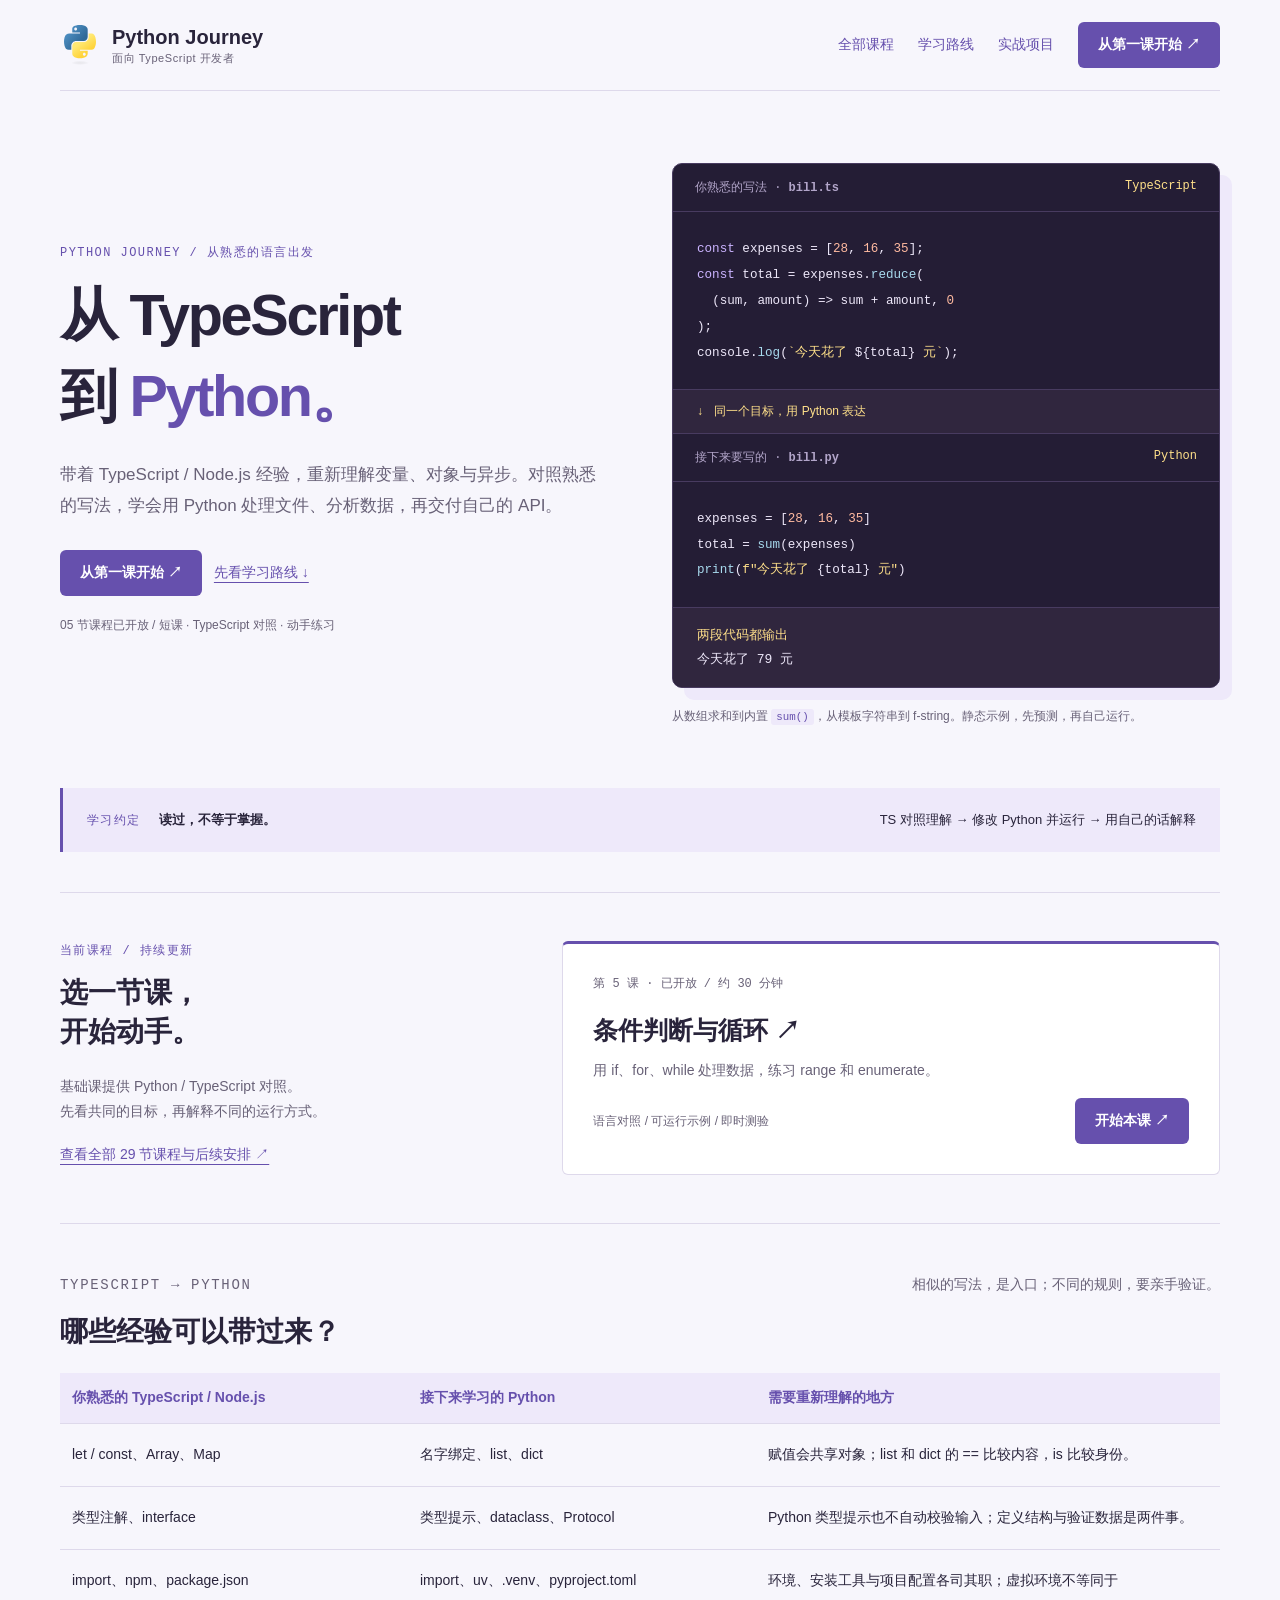
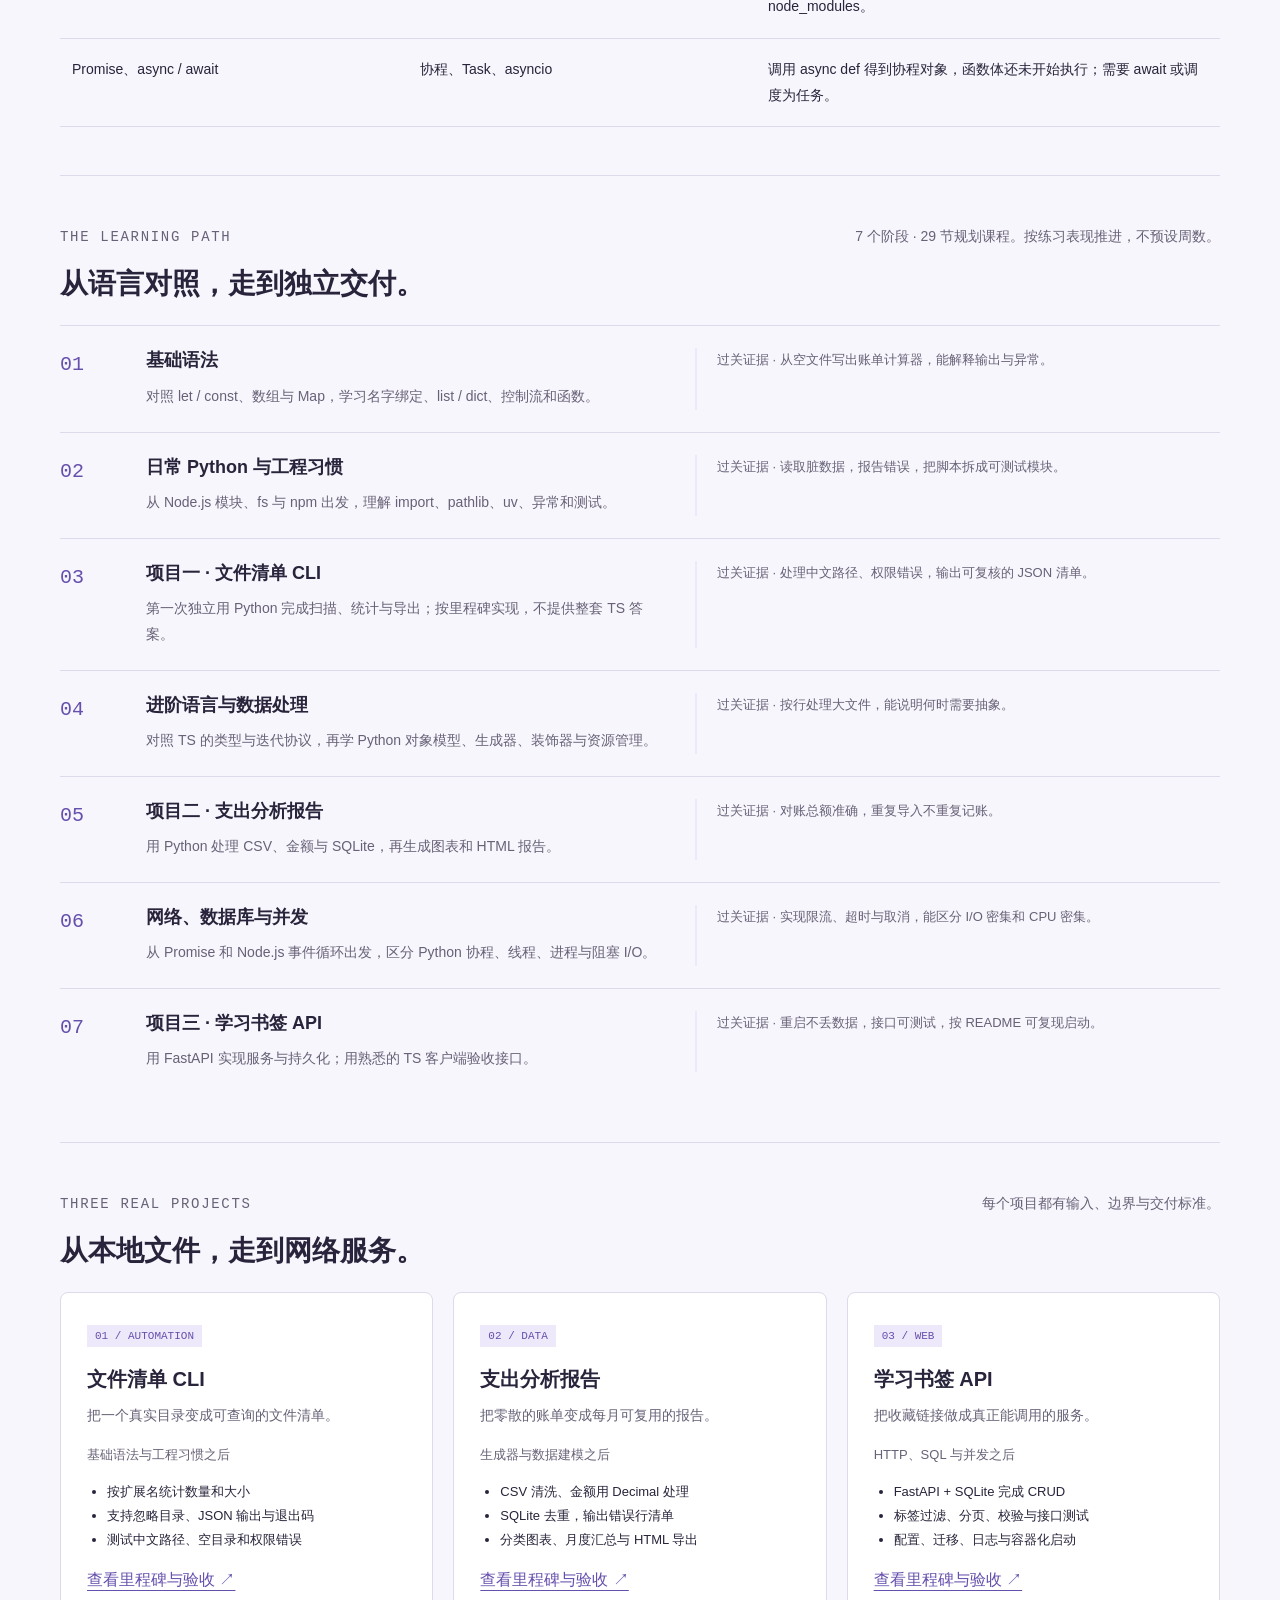
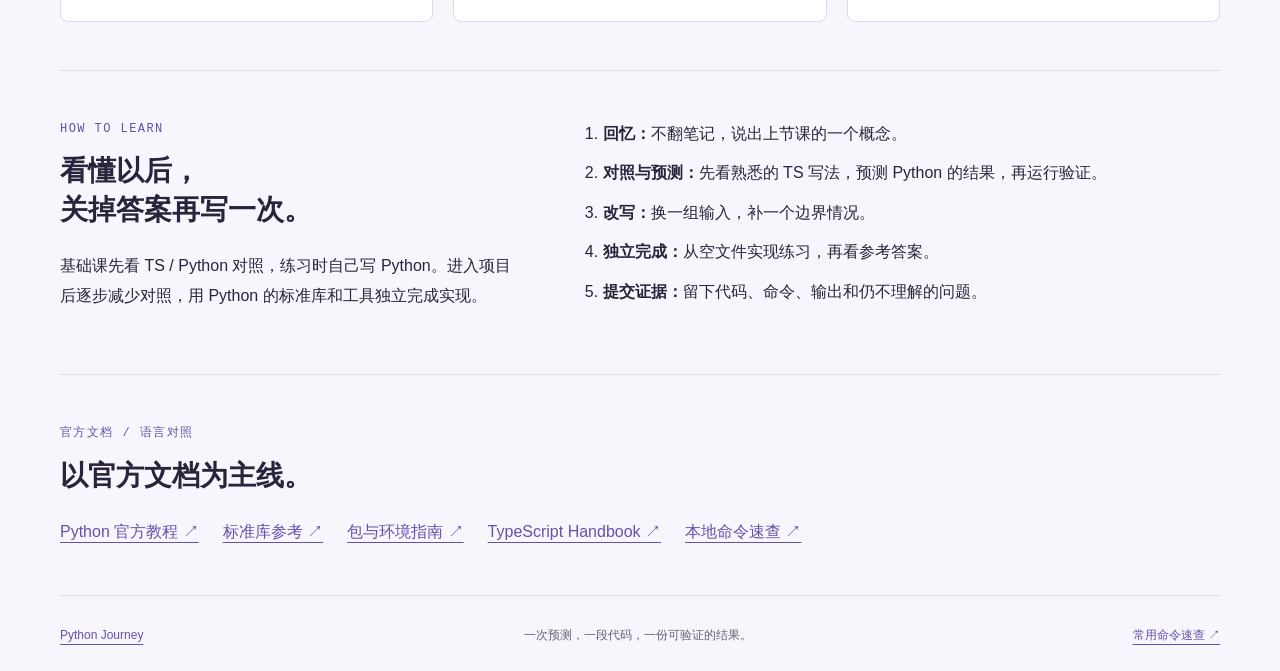
<file: index.html>
<!doctype html>
<html lang="zh-CN">
  <head>
    <meta charset="utf-8" />
    <meta name="viewport" content="width=device-width,initial-scale=1" />
    <meta
      name="description"
      content="面向 TypeScript / Node.js 开发者的 Python 学习旅程：对照语言差异，从基础语法走向自动化、数据分析与 Web API。"
    />
    <title>Python Journey · 从 TypeScript 到 Python</title>
    <link rel="icon" type="image/svg+xml" href="assets/python-logo.svg" />
    <link rel="stylesheet" href="assets/python-theme.css" />
    <script defer src="assets/courses.js"></script>
    <script defer src="assets/course-ui.js"></script>
    <script defer src="assets/vendor/highlight.min.js"></script>
    <script defer src="assets/highlight-init.js"></script>
  </head>
  <body>
    <a class="skip-link" href="#content">跳到正文</a>
    <header class="site-header wrap">
      <nav aria-label="主导航">
        <a class="brand" href="index.html" data-home
          ><img
            src="assets/python-logo.svg"
            width="40"
            height="40"
            alt=""
          /><span>Python Journey<small>面向 TypeScript 开发者</small></span></a
        >
        <div class="nav-links">
          <a href="courses.html" data-directory>全部课程</a
          ><a href="index.html#path-title">学习路线</a
          ><a href="index.html#projects">实战项目</a
          ><a
            class="nav-start"
            href="lessons/0001-build-and-run.html"
            data-resume
            >从第一课开始 ↗</a
          >
        </div>
      </nav>
    </header>
    <main id="content" class="wrap">
      <section class="hero" aria-labelledby="hero-title">
        <div class="hero-copy">
          <p class="eyebrow">PYTHON JOURNEY / 从熟悉的语言出发</p>
          <h1 id="hero-title">从 TypeScript<br />到 <span>Python。</span></h1>
          <p class="intro">
            带着 TypeScript / Node.js
            经验，重新理解变量、对象与异步。对照熟悉的写法，学会用 Python
            处理文件、分析数据，再交付自己的 API。
          </p>
          <div class="actions">
            <a class="button" href="lessons/0001-build-and-run.html" data-resume
              >从第一课开始 ↗</a
            ><a class="text-link" href="#path-title">先看学习路线 ↓</a>
          </div>
          <p class="hero-note">
            <span data-open-count>04</span> 节课程已开放
            <span aria-hidden="true">/</span> 短课 · TypeScript 对照 · 动手练习
          </p>
        </div>
        <figure
          class="code-study"
          aria-label="TypeScript 与 Python 账单统计对照"
        >
          <div class="notebook">
            <div class="notebook-header">
              <span>你熟悉的写法 · <strong>bill.ts</strong></span
              ><span>TypeScript</span>
            </div>
            <pre><code class="language-typescript">const expenses = [28, 16, 35];
const total = expenses.reduce(
  (sum, amount) =&gt; sum + amount, 0
);
console.log(`今天花了 ${total} 元`);</code></pre>
            <div class="code-transition">
              <span aria-hidden="true">↓</span> 同一个目标，用 Python 表达
            </div>
            <div class="notebook-header">
              <span>接下来要写的 · <strong>bill.py</strong></span
              ><span>Python</span>
            </div>
            <pre><code class="language-python">expenses = [28, 16, 35]
total = sum(expenses)
print(f"今天花了 {total} 元")</code></pre>
            <div class="output">
              <span>两段代码都输出</span><br />今天花了 79 元
            </div>
          </div>
          <figcaption>
            从数组求和到内置 <code>sum()</code>，从模板字符串到
            f-string。静态示例，先预测，再自己运行。
          </figcaption>
        </figure>
      </section>
      <div class="learning-principle">
        <p>
          <span class="eyebrow">学习约定</span
          ><strong>读过，不等于掌握。</strong>
        </p>
        <p>TS 对照理解 → 修改 Python 并运行 → 用自己的话解释</p>
      </div>
      <section class="section course-section" aria-labelledby="course-list">
        <div class="section-intro">
          <p class="eyebrow">当前课程 / 持续更新</p>
          <h2 id="course-list">选一节课，<br />开始动手。</h2>
          <p>
            基础课提供 Python / TypeScript 对照。<br />先看共同的目标，再解释不同的运行方式。
          </p>
          <a href="courses.html">查看全部 29 节课程与后续安排 ↗</a>
        </div>
        <article class="lesson-feature" data-latest-lesson>
          <div class="lesson-meta">第 1 课 · 已开放 / 约 30 分钟</div>
          <h3>
            <a href="lessons/0001-build-and-run.html">把 Python 跑起来 ↗</a>
          </h3>
          <p>
            对照 TypeScript 与 Python 的执行方式，用 uv 安装并固定 Python
            版本，运行并修改第一个脚本。
          </p>
          <div class="lesson-question">
            <span class="eyebrow">带着这个问题进入</span>
            <p>
              平时用 node 运行程序，到了
              Python，为什么还要确认解释器和虚拟环境？
            </p>
          </div>
          <div class="lesson-bottom">
            <span>语言对照 / 可运行示例 / 即时测验</span
            ><a class="button" href="lessons/0001-build-and-run.html"
              >开始本课 ↗</a
            >
          </div>
        </article>
      </section>
      <section
        class="section migration-section"
        aria-labelledby="migration-title"
      >
        <div class="section-head">
          <div>
            <p class="eyebrow">TYPESCRIPT → PYTHON</p>
            <h2 id="migration-title">哪些经验可以带过来？</h2>
          </div>
          <p>相似的写法，是入口；不同的规则，要亲手验证。</p>
        </div>
        <div class="table-scroll">
          <table class="migration-table">
            <thead>
              <tr>
                <th scope="col">你熟悉的 TypeScript / Node.js</th>
                <th scope="col">接下来学习的 Python</th>
                <th scope="col">需要重新理解的地方</th>
              </tr>
            </thead>
            <tbody>
              <tr>
                <td>let / const、Array、Map</td>
                <td>名字绑定、list、dict</td>
                <td>
                  赋值会共享对象；list 和 dict 的 == 比较内容，is 比较身份。
                </td>
              </tr>
              <tr>
                <td>类型注解、interface</td>
                <td>类型提示、dataclass、Protocol</td>
                <td>
                  Python 类型提示也不自动校验输入；定义结构与验证数据是两件事。
                </td>
              </tr>
              <tr>
                <td>import、npm、package.json</td>
                <td>import、uv、.venv、pyproject.toml</td>
                <td>
                  环境、安装工具与项目配置各司其职；虚拟环境不等同于
                  node_modules。
                </td>
              </tr>
              <tr>
                <td>Promise、async / await</td>
                <td>协程、Task、asyncio</td>
                <td>
                  调用 async def 得到协程对象，函数体还未开始执行；需要 await
                  或调度为任务。
                </td>
              </tr>
            </tbody>
          </table>
        </div>
      </section>
      <section class="section" aria-labelledby="path-title">
        <div class="section-head">
          <div>
            <p class="eyebrow">THE LEARNING PATH</p>
            <h2 id="path-title">从语言对照，走到独立交付。</h2>
          </div>
          <p>7 个阶段 · 29 节规划课程。按练习表现推进，不预设周数。</p>
        </div>
        <ol class="path">
          <li>
            <span class="number">01</span>
            <div>
              <h3>基础语法</h3>
              <p>
                对照 let / const、数组与 Map，学习名字绑定、list /
                dict、控制流和函数。
              </p>
            </div>
            <p class="evidence">
              过关证据 · 从空文件写出账单计算器，能解释输出与异常。
            </p>
          </li>
          <li>
            <span class="number">02</span>
            <div>
              <h3>日常 Python 与工程习惯</h3>
              <p>
                从 Node.js 模块、fs 与 npm 出发，理解
                import、pathlib、uv、异常和测试。
              </p>
            </div>
            <p class="evidence">
              过关证据 · 读取脏数据，报告错误，把脚本拆成可测试模块。
            </p>
          </li>
          <li>
            <span class="number">03</span>
            <div>
              <h3>项目一 · 文件清单 CLI</h3>
              <p>
                第一次独立用 Python
                完成扫描、统计与导出；按里程碑实现，不提供整套 TS 答案。
              </p>
            </div>
            <p class="evidence">
              过关证据 · 处理中文路径、权限错误，输出可复核的 JSON 清单。
            </p>
          </li>
          <li>
            <span class="number">04</span>
            <div>
              <h3>进阶语言与数据处理</h3>
              <p>
                对照 TS 的类型与迭代协议，再学 Python
                对象模型、生成器、装饰器与资源管理。
              </p>
            </div>
            <p class="evidence">
              过关证据 · 按行处理大文件，能说明何时需要抽象。
            </p>
          </li>
          <li>
            <span class="number">05</span>
            <div>
              <h3>项目二 · 支出分析报告</h3>
              <p>用 Python 处理 CSV、金额与 SQLite，再生成图表和 HTML 报告。</p>
            </div>
            <p class="evidence">
              过关证据 · 对账总额准确，重复导入不重复记账。
            </p>
          </li>
          <li>
            <span class="number">06</span>
            <div>
              <h3>网络、数据库与并发</h3>
              <p>
                从 Promise 和 Node.js 事件循环出发，区分 Python
                协程、线程、进程与阻塞 I/O。
              </p>
            </div>
            <p class="evidence">
              过关证据 · 实现限流、超时与取消，能区分 I/O 密集和 CPU 密集。
            </p>
          </li>
          <li>
            <span class="number">07</span>
            <div>
              <h3>项目三 · 学习书签 API</h3>
              <p>用 FastAPI 实现服务与持久化；用熟悉的 TS 客户端验收接口。</p>
            </div>
            <p class="evidence">
              过关证据 · 重启不丢数据，接口可测试，按 README 可复现启动。
            </p>
          </li>
        </ol>
      </section>
      <section class="section" id="projects">
        <div class="section-head">
          <div>
            <p class="eyebrow">THREE REAL PROJECTS</p>
            <h2>从本地文件，走到网络服务。</h2>
          </div>
          <p>每个项目都有输入、边界与交付标准。</p>
        </div>
        <div class="project-grid">
          <article class="project">
            <span class="tag">01 / AUTOMATION</span>
            <h3>文件清单 CLI</h3>
            <p>把一个真实目录变成可查询的文件清单。</p>
            <p class="note">基础语法与工程习惯之后</p>
            <ul>
              <li>按扩展名统计数量和大小</li>
              <li>支持忽略目录、JSON 输出与退出码</li>
              <li>测试中文路径、空目录和权限错误</li>
            </ul>
            <a href="projects/index.html#project-1">查看里程碑与验收 ↗</a>
          </article>
          <article class="project">
            <span class="tag">02 / DATA</span>
            <h3>支出分析报告</h3>
            <p>把零散的账单变成每月可复用的报告。</p>
            <p class="note">生成器与数据建模之后</p>
            <ul>
              <li>CSV 清洗、金额用 Decimal 处理</li>
              <li>SQLite 去重，输出错误行清单</li>
              <li>分类图表、月度汇总与 HTML 导出</li>
            </ul>
            <a href="projects/index.html#project-2">查看里程碑与验收 ↗</a>
          </article>
          <article class="project">
            <span class="tag">03 / WEB</span>
            <h3>学习书签 API</h3>
            <p>把收藏链接做成真正能调用的服务。</p>
            <p class="note">HTTP、SQL 与并发之后</p>
            <ul>
              <li>FastAPI + SQLite 完成 CRUD</li>
              <li>标签过滤、分页、校验与接口测试</li>
              <li>配置、迁移、日志与容器化启动</li>
            </ul>
            <a href="projects/index.html#project-3">查看里程碑与验收 ↗</a>
          </article>
        </div>
      </section>
      <section class="section method">
        <div>
          <p class="eyebrow">HOW TO LEARN</p>
          <h2>看懂以后，<br />关掉答案再写一次。</h2>
          <p>
            基础课先看 TS / Python 对照，练习时自己写
            Python。进入项目后逐步减少对照，用 Python
            的标准库和工具独立完成实现。
          </p>
        </div>
        <ol>
          <li><strong>回忆：</strong>不翻笔记，说出上节课的一个概念。</li>
          <li>
            <strong>对照与预测：</strong>先看熟悉的 TS 写法，预测 Python
            的结果，再运行验证。
          </li>
          <li><strong>改写：</strong>换一组输入，补一个边界情况。</li>
          <li><strong>独立完成：</strong>从空文件实现练习，再看参考答案。</li>
          <li>
            <strong>提交证据：</strong>留下代码、命令、输出和仍不理解的问题。
          </li>
        </ol>
      </section>
      <section class="section" id="resources-title">
        <p class="eyebrow">官方文档 / 语言对照</p>
        <h2>以官方文档为主线。</h2>
        <div class="resources">
          <a href="https://docs.python.org/zh-cn/3/tutorial/"
            >Python 官方教程 ↗</a
          ><a href="https://docs.python.org/zh-cn/3/library/">标准库参考 ↗</a
          ><a
            href="https://packaging.python.org/en/latest/tutorials/installing-packages/"
            >包与环境指南 ↗</a
          ><a href="https://www.typescriptlang.org/docs/handbook/intro.html"
            >TypeScript Handbook ↗</a
          ><a href="reference/index.html">本地命令速查 ↗</a>
        </div>
      </section>
    </main>
    <footer class="site-footer wrap">
      <a href="index.html">Python Journey</a>
      <p>一次预测，一段代码，一份可验证的结果。</p>
      <a href="reference/index.html">常用命令速查 ↗</a>
    </footer>
  </body>
</html>
</file>
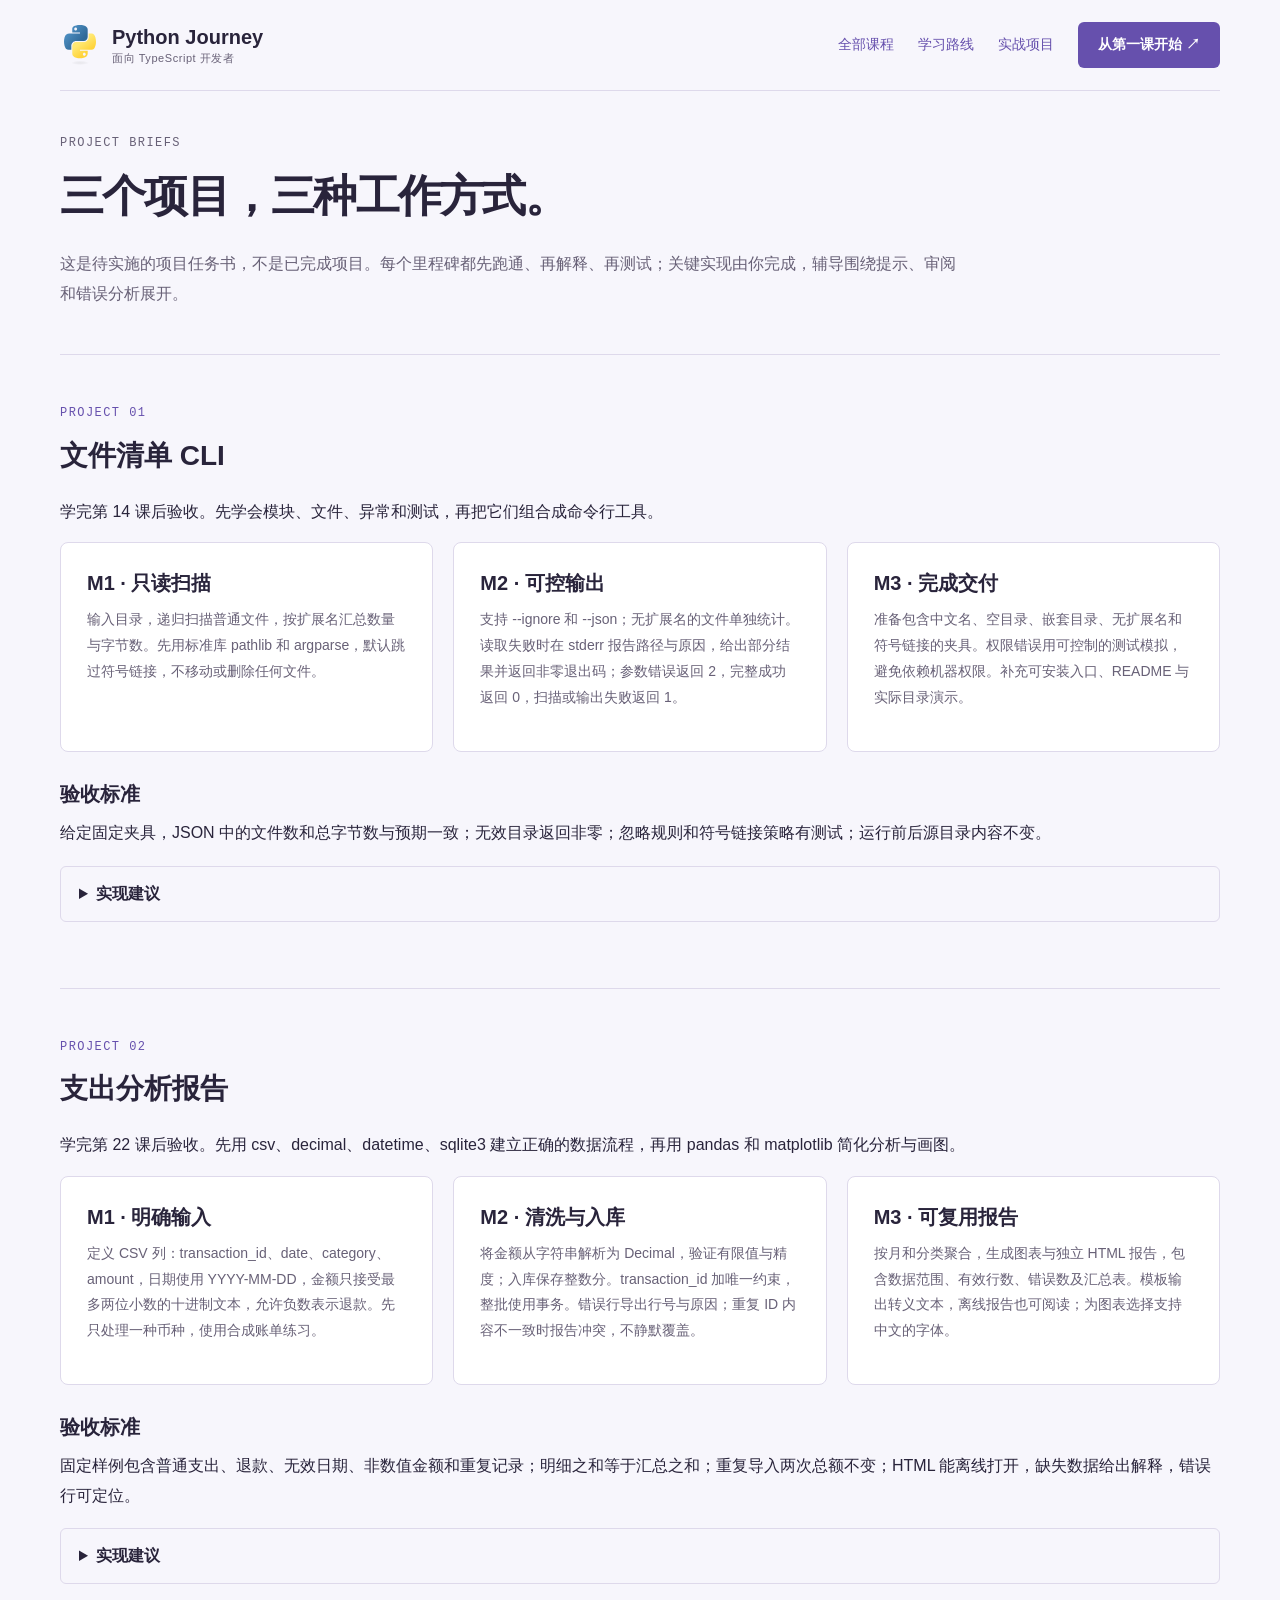
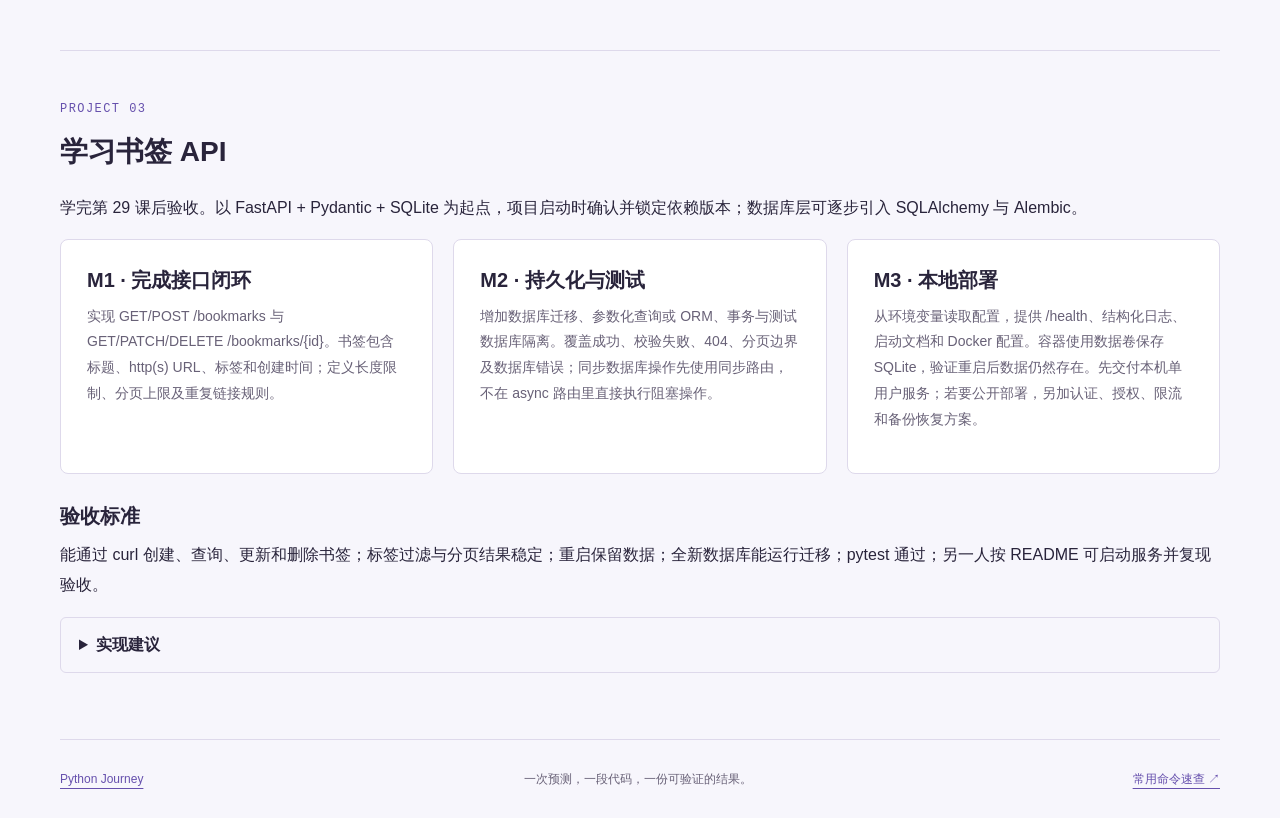
<file: projects/index.html>
<!doctype html>
<html lang="zh-CN">
  <head>
    <meta charset="utf-8" />
    <meta name="viewport" content="width=device-width,initial-scale=1" />
    <meta
      name="description"
      content="Python 学习路线：从基础语法到自动化、数据分析与 Web API 实战。"
    />
    <title>实战项目 · Python Journey</title>
    <link rel="icon" type="image/svg+xml" href="../assets/python-logo.svg" />
    <link rel="stylesheet" href="../assets/python-theme.css" />
    <script defer src="../assets/courses.js"></script>
    <script defer src="../assets/course-ui.js"></script>
    <script defer src="../assets/vendor/highlight.min.js"></script>
    <script defer src="../assets/highlight-init.js"></script>
    <script defer src="../assets/lesson-reader.js"></script>
    <script defer src="../assets/quiz.js"></script>
  </head>
  <body data-course-root="../">
    <a class="skip-link" href="#content">跳到正文</a>
    <header class="site-header wrap">
      <nav aria-label="主导航">
        <a class="brand" href="../index.html" data-home
          ><img
            src="../assets/python-logo.svg"
            width="40"
            height="40"
            alt=""
          /><span>Python Journey<small>面向 TypeScript 开发者</small></span></a
        >
        <div class="nav-links">
          <a href="../courses.html" data-directory>全部课程</a
          ><a href="../index.html#path-title">学习路线</a
          ><a href="../index.html#projects">实战项目</a
          ><a
            class="nav-start"
            href="../lessons/0001-build-and-run.html"
            data-resume
            >从第一课开始 ↗</a
          >
        </div>
      </nav>
    </header>
    <main id="content" class="wrap">
      <header class="lesson-heading">
        <p class="eyebrow">PROJECT BRIEFS</p>
        <h1>三个项目，三种工作方式。</h1>
        <p>
          这是待实施的项目任务书，不是已完成项目。每个里程碑都先跑通、再解释、再测试；关键实现由你完成，辅导围绕提示、审阅和错误分析展开。
        </p>
      </header>
      <section class="section" id="project-1">
        <p class="eyebrow">PROJECT 01</p>
        <h2>文件清单 CLI</h2>
        <p>
          学完第 14
          课后验收。先学会模块、文件、异常和测试，再把它们组合成命令行工具。
        </p>
        <div class="project-grid">
          <article class="project">
            <h3>M1 · 只读扫描</h3>
            <p>
              输入目录，递归扫描普通文件，按扩展名汇总数量与字节数。先用标准库
              pathlib 和 argparse，默认跳过符号链接，不移动或删除任何文件。
            </p>
          </article>
          <article class="project">
            <h3>M2 · 可控输出</h3>
            <p>
              支持 --ignore 和 --json；无扩展名的文件单独统计。读取失败时在
              stderr 报告路径与原因，给出部分结果并返回非零退出码；参数错误返回
              2，完整成功返回 0，扫描或输出失败返回 1。
            </p>
          </article>
          <article class="project">
            <h3>M3 · 完成交付</h3>
            <p>
              准备包含中文名、空目录、嵌套目录、无扩展名和符号链接的夹具。权限错误用可控制的测试模拟，避免依赖机器权限。补充可安装入口、README
              与实际目录演示。
            </p>
          </article>
        </div>
        <h3 style="margin-top: 28px">验收标准</h3>
        <p>
          给定固定夹具，JSON
          中的文件数和总字节数与预期一致；无效目录返回非零；忽略规则和符号链接策略有测试；运行前后源目录内容不变。
        </p>
        <details>
          <summary>实现建议</summary>
          <p>
            先从一个普通文件读取大小，再扫描一层目录，最后递归。不要一开始加入并发、文件移动或复杂插件系统。
          </p>
        </details>
      </section>
      <section class="section" id="project-2">
        <p class="eyebrow">PROJECT 02</p>
        <h2>支出分析报告</h2>
        <p>
          学完第 22 课后验收。先用 csv、decimal、datetime、sqlite3
          建立正确的数据流程，再用 pandas 和 matplotlib 简化分析与画图。
        </p>
        <div class="project-grid">
          <article class="project">
            <h3>M1 · 明确输入</h3>
            <p>
              定义 CSV 列：transaction_id、date、category、amount，日期使用
              YYYY-MM-DD，金额只接受最多两位小数的十进制文本，允许负数表示退款。先只处理一种币种，使用合成账单练习。
            </p>
          </article>
          <article class="project">
            <h3>M2 · 清洗与入库</h3>
            <p>
              将金额从字符串解析为
              Decimal，验证有限值与精度；入库保存整数分。transaction_id
              加唯一约束，整批使用事务。错误行导出行号与原因；重复 ID
              内容不一致时报告冲突，不静默覆盖。
            </p>
          </article>
          <article class="project">
            <h3>M3 · 可复用报告</h3>
            <p>
              按月和分类聚合，生成图表与独立 HTML
              报告，包含数据范围、有效行数、错误数及汇总表。模板输出转义文本，离线报告也可阅读；为图表选择支持中文的字体。
            </p>
          </article>
        </div>
        <h3 style="margin-top: 28px">验收标准</h3>
        <p>
          固定样例包含普通支出、退款、无效日期、非数值金额和重复记录；明细之和等于汇总之和；重复导入两次总额不变；HTML
          能离线打开，缺失数据给出解释，错误行可定位。
        </p>
        <details>
          <summary>实现建议</summary>
          <p>
            先保证金额算对，再讨论图表。第一版可直接生成表格；不要把浮点累计误差当成可接受的账单误差。
          </p>
        </details>
      </section>
      <section class="section" id="project-3">
        <p class="eyebrow">PROJECT 03</p>
        <h2>学习书签 API</h2>
        <p>
          学完第 29 课后验收。以 FastAPI + Pydantic + SQLite
          为起点，项目启动时确认并锁定依赖版本；数据库层可逐步引入 SQLAlchemy 与
          Alembic。
        </p>
        <div class="project-grid">
          <article class="project">
            <h3>M1 · 完成接口闭环</h3>
            <p>
              实现 GET/POST /bookmarks 与 GET/PATCH/DELETE
              /bookmarks/{id}。书签包含标题、http(s)
              URL、标签和创建时间；定义长度限制、分页上限及重复链接规则。
            </p>
          </article>
          <article class="project">
            <h3>M2 · 持久化与测试</h3>
            <p>
              增加数据库迁移、参数化查询或
              ORM、事务与测试数据库隔离。覆盖成功、校验失败、404、分页边界及数据库错误；同步数据库操作先使用同步路由，不在
              async 路由里直接执行阻塞操作。
            </p>
          </article>
          <article class="project">
            <h3>M3 · 本地部署</h3>
            <p>
              从环境变量读取配置，提供 /health、结构化日志、启动文档和 Docker
              配置。容器使用数据卷保存
              SQLite，验证重启后数据仍然存在。先交付本机单用户服务；若要公开部署，另加认证、授权、限流和备份恢复方案。
            </p>
          </article>
        </div>
        <h3 style="margin-top: 28px">验收标准</h3>
        <p>
          能通过 curl
          创建、查询、更新和删除书签；标签过滤与分页结果稳定；重启保留数据；全新数据库能运行迁移；pytest
          通过；另一人按 README 可启动服务并复现验收。
        </p>
        <details>
          <summary>实现建议</summary>
          <p>
            基础 API
            不需要为了“高级”强行用异步。先交付同步可测的版本；扩展链接状态检查时，再加入超时、并发上限、取消与对外请求边界。
          </p>
        </details>
      </section>
    </main>
    <footer class="site-footer wrap">
      <a href="../index.html">Python Journey</a>
      <p>一次预测，一段代码，一份可验证的结果。</p>
      <a href="../reference/index.html">常用命令速查 ↗</a>
    </footer>
  </body>
</html>
</file>
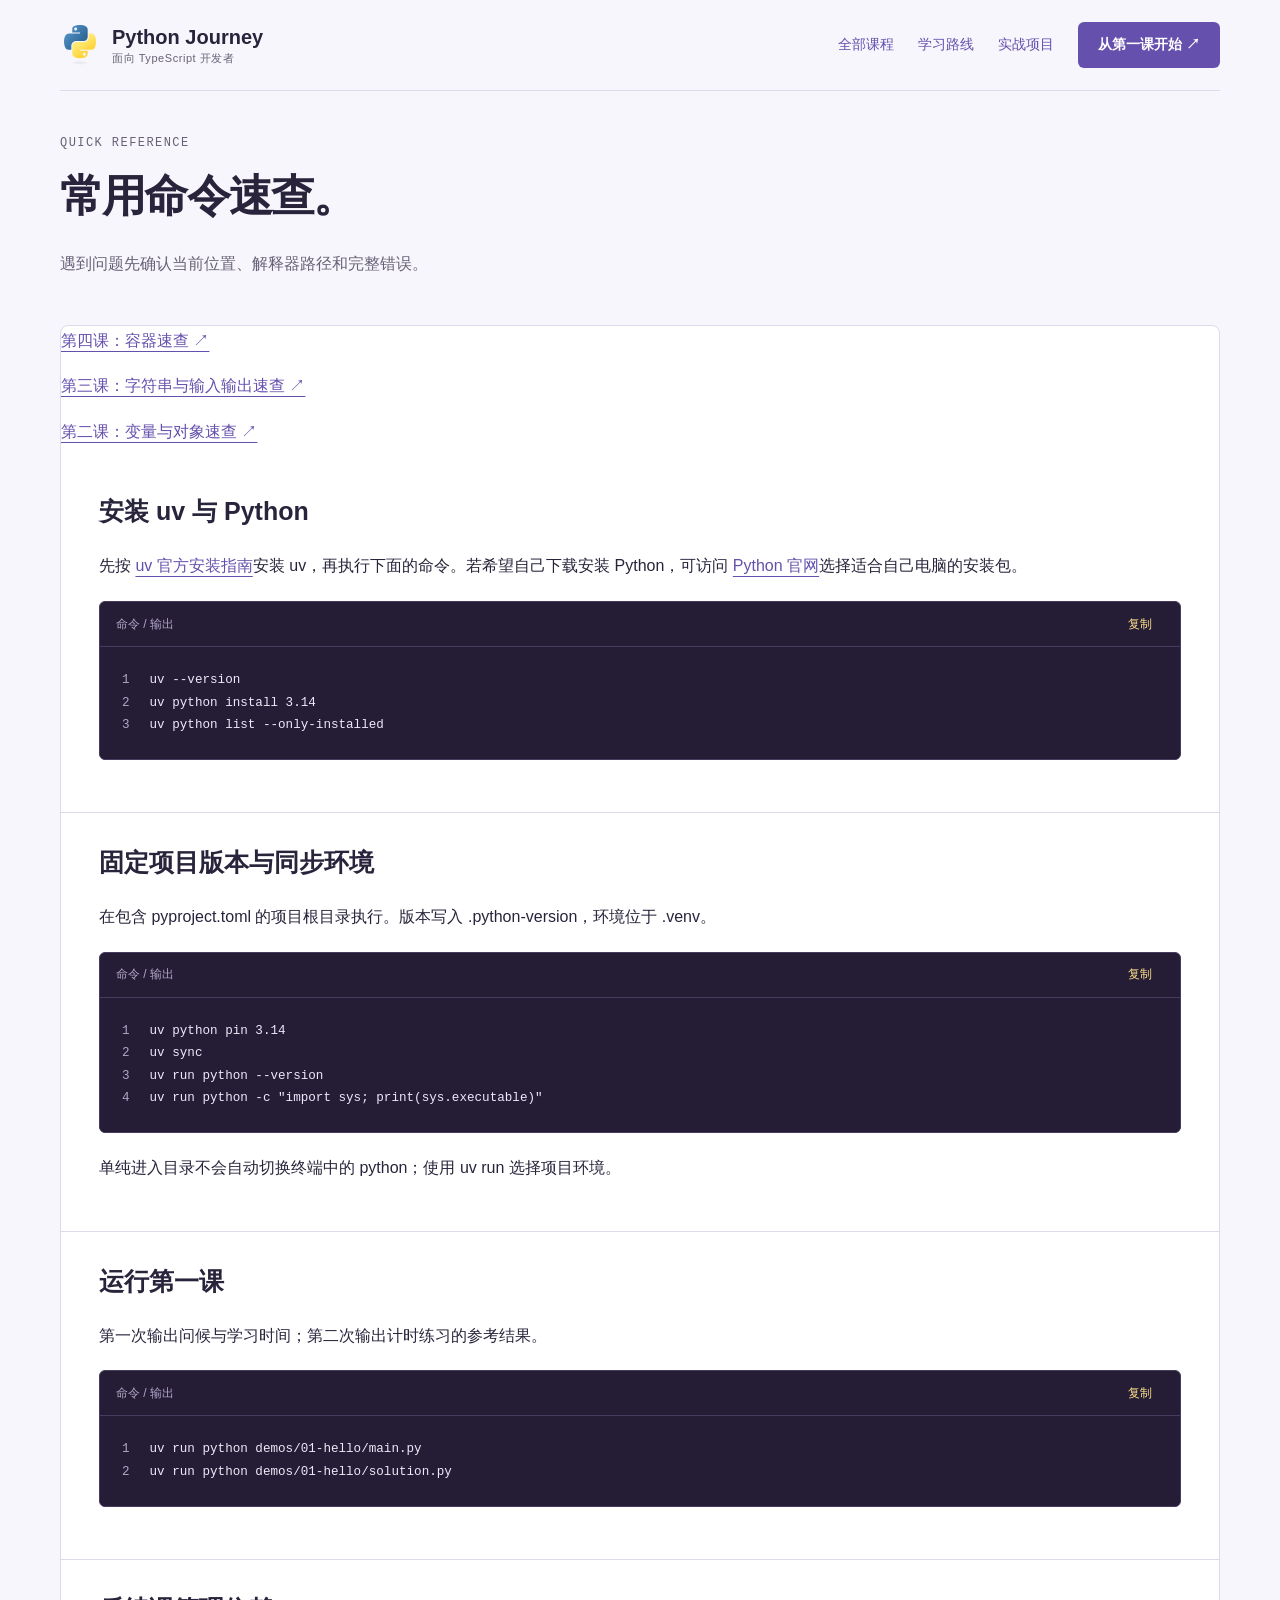
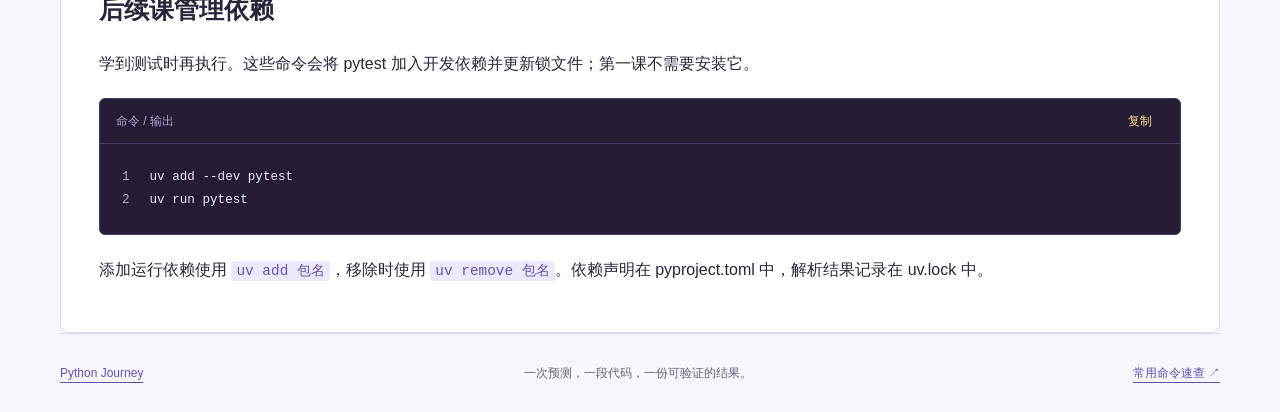
<file: reference/index.html>
<!doctype html>
<html lang="zh-CN">
  <head>
    <meta charset="utf-8" />
    <meta name="viewport" content="width=device-width,initial-scale=1" />
    <meta
      name="description"
      content="Python 学习路线：从基础语法到自动化、数据分析与 Web API 实战。"
    />
    <title>常用命令 · Python Journey</title>
    <link rel="icon" type="image/svg+xml" href="../assets/python-logo.svg" />
    <link rel="stylesheet" href="../assets/python-theme.css" />
    <script defer src="../assets/courses.js"></script>
    <script defer src="../assets/course-ui.js"></script>
    <script defer src="../assets/vendor/highlight.min.js"></script>
    <script defer src="../assets/highlight-init.js"></script>
    <script defer src="../assets/lesson-reader.js"></script>
    <script defer src="../assets/quiz.js"></script>
  </head>
  <body data-course-root="../">
    <a class="skip-link" href="#content">跳到正文</a>
    <header class="site-header wrap">
      <nav aria-label="主导航">
        <a class="brand" href="../index.html" data-home
          ><img
            src="../assets/python-logo.svg"
            width="40"
            height="40"
            alt=""
          /><span>Python Journey<small>面向 TypeScript 开发者</small></span></a
        >
        <div class="nav-links">
          <a href="../courses.html" data-directory>全部课程</a
          ><a href="../index.html#path-title">学习路线</a
          ><a href="../index.html#projects">实战项目</a
          ><a
            class="nav-start"
            href="../lessons/0001-build-and-run.html"
            data-resume
            >从第一课开始 ↗</a
          >
        </div>
      </nav>
    </header>
    <main id="content" class="wrap">
      <header class="lesson-heading">
        <p class="eyebrow">QUICK REFERENCE</p>
        <h1>常用命令速查。</h1>
        <p>遇到问题先确认当前位置、解释器路径和完整错误。</p>
      </header>
      <article class="lesson-article">
        <p><a href="containers.html">第四课：容器速查 ↗</a></p>
<p><a href="strings-and-input.html">第三课：字符串与输入输出速查 ↗</a></p>
        <p><a href="objects-and-types.html">第二课：变量与对象速查 ↗</a></p>
        <section class="lesson-section" id="command-1">
          <h2>安装 uv 与 Python</h2>
          <p>
            先按
            <a href="https://docs.astral.sh/uv/getting-started/installation/"
              >uv 官方安装指南</a
            >安装 uv，再执行下面的命令。若希望自己下载安装 Python，可访问
            <a href="https://www.python.org/downloads/">Python 官网</a
            >选择适合自己电脑的安装包。
          </p>
          <pre><code class="language-plaintext">uv --version
uv python install 3.14
uv python list --only-installed</code></pre>
        </section>
        <section class="lesson-section" id="command-2">
          <h2>固定项目版本与同步环境</h2>
          <p>
            在包含 pyproject.toml 的项目根目录执行。版本写入
            .python-version，环境位于 .venv。
          </p>
          <pre><code class="language-plaintext">uv python pin 3.14
uv sync
uv run python --version
uv run python -c "import sys; print(sys.executable)"</code></pre>
          <p>
            单纯进入目录不会自动切换终端中的 python；使用 uv run 选择项目环境。
          </p>
        </section>
        <section class="lesson-section" id="command-3">
          <h2>运行第一课</h2>
          <p>第一次输出问候与学习时间；第二次输出计时练习的参考结果。</p>
          <pre><code class="language-plaintext">uv run python demos/01-hello/main.py
uv run python demos/01-hello/solution.py</code></pre>
        </section>
        <section class="lesson-section" id="command-4">
          <h2>后续课管理依赖</h2>
          <p>
            学到测试时再执行。这些命令会将 pytest
            加入开发依赖并更新锁文件；第一课不需要安装它。
          </p>
          <pre><code class="language-plaintext">uv add --dev pytest
uv run pytest</code></pre>
          <p>
            添加运行依赖使用 <code>uv add 包名</code>，移除时使用
            <code>uv remove 包名</code>。依赖声明在 pyproject.toml
            中，解析结果记录在 uv.lock 中。
          </p>
        </section>
      </article>
    </main>
    <footer class="site-footer wrap">
      <a href="../index.html">Python Journey</a>
      <p>一次预测，一段代码，一份可验证的结果。</p>
      <a href="../reference/index.html">常用命令速查 ↗</a>
    </footer>
  </body>
</html>
</file>
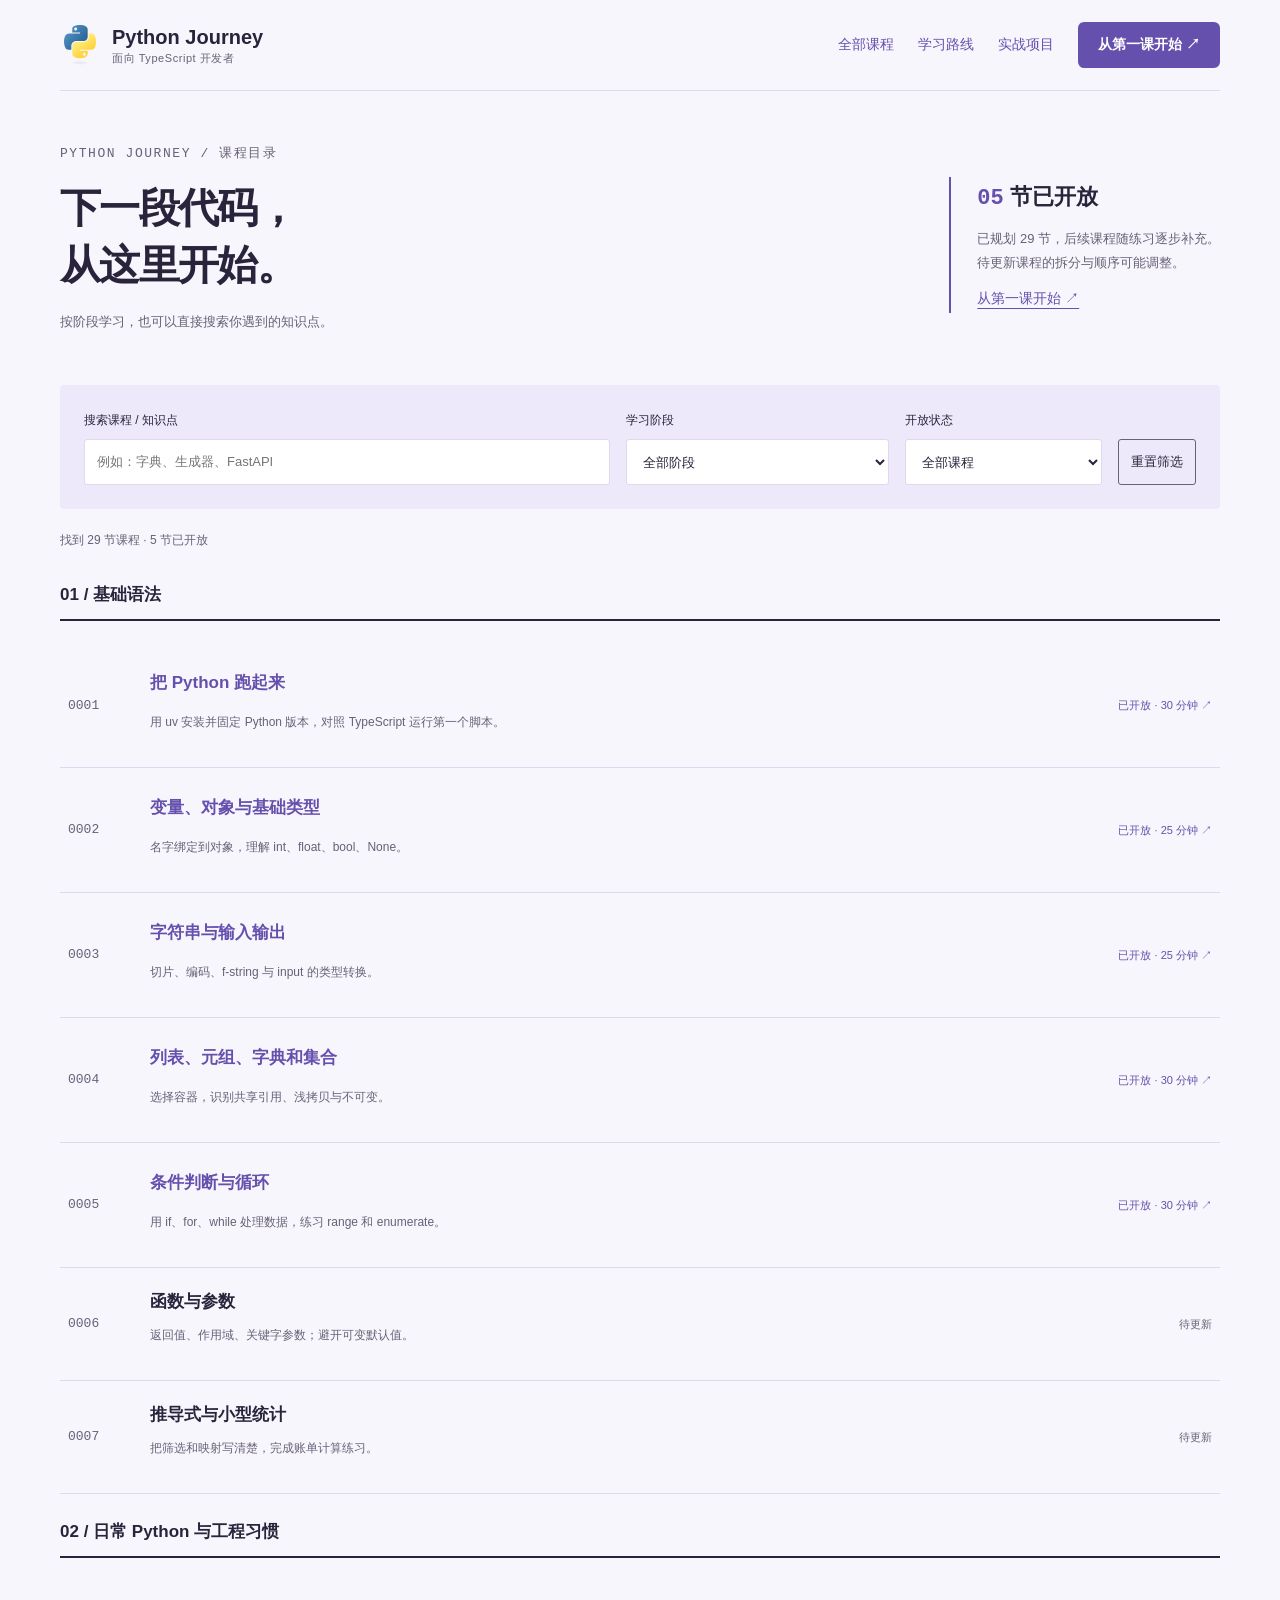
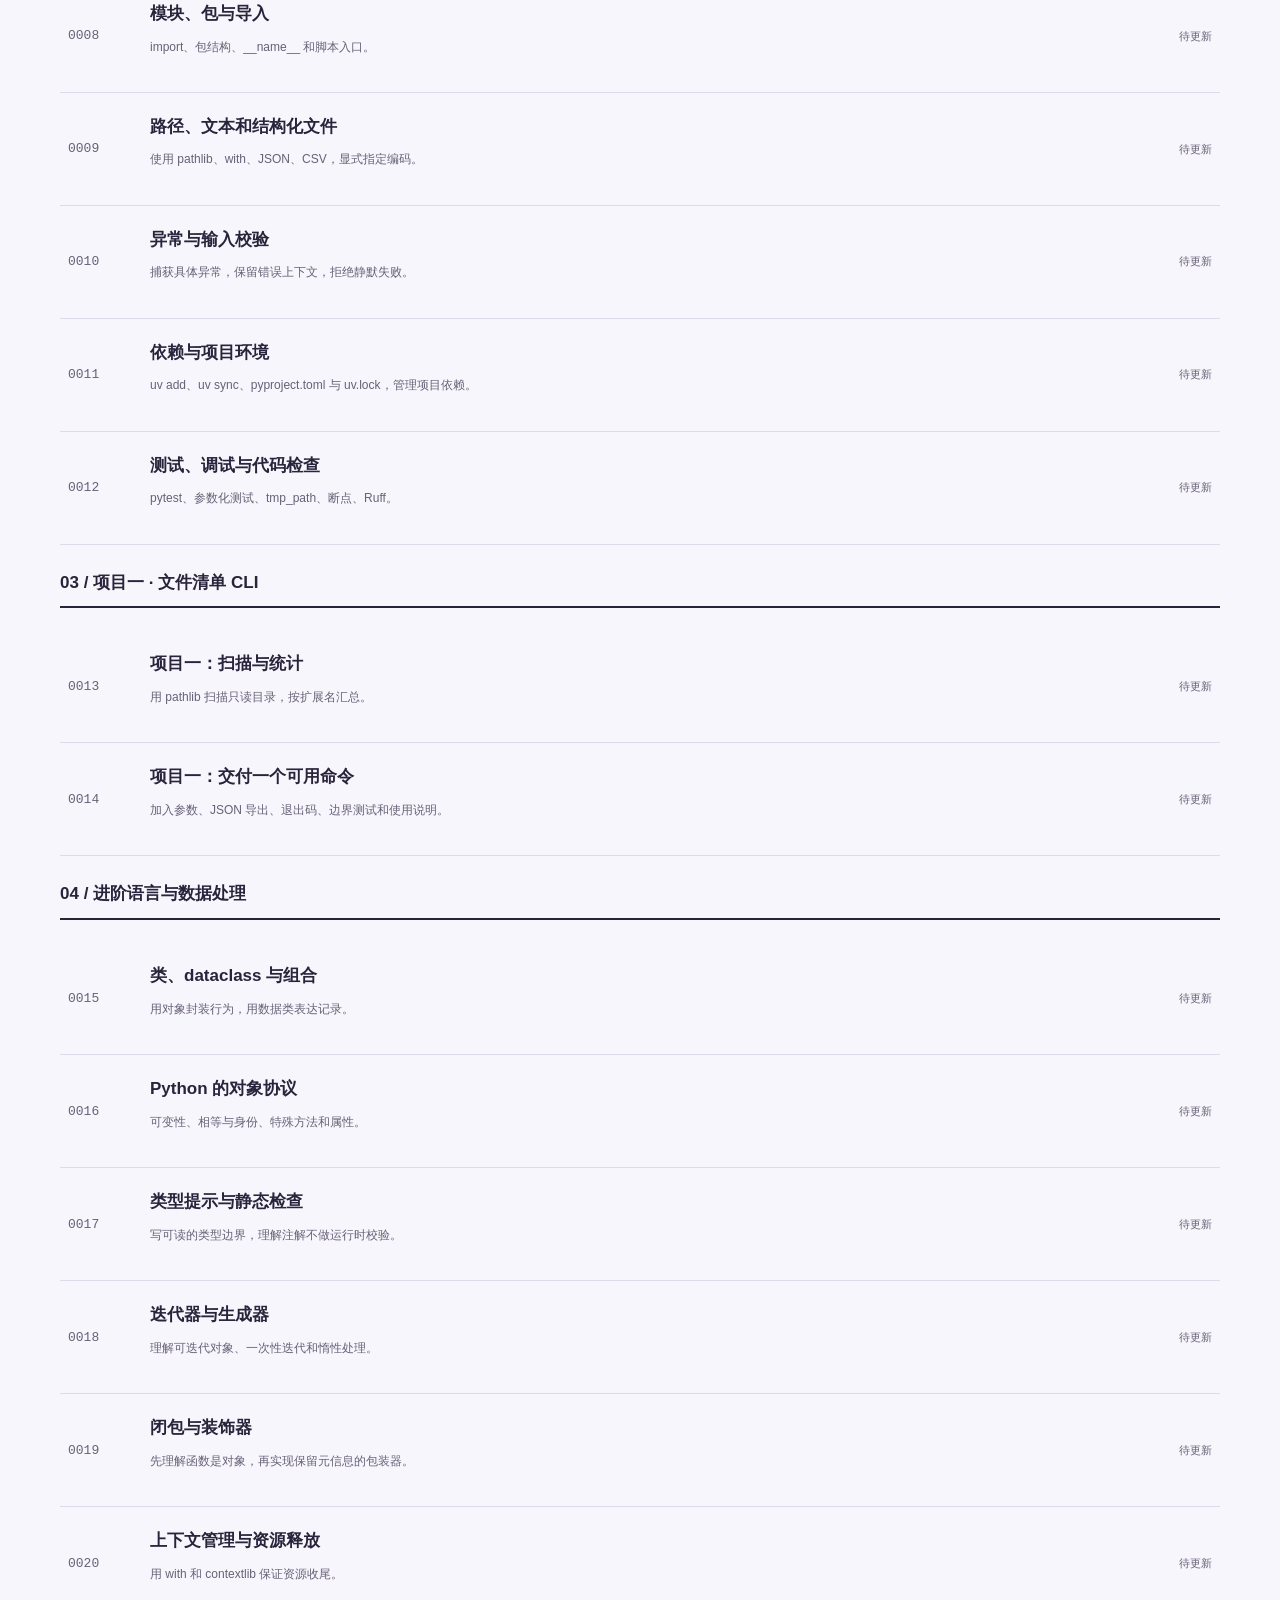
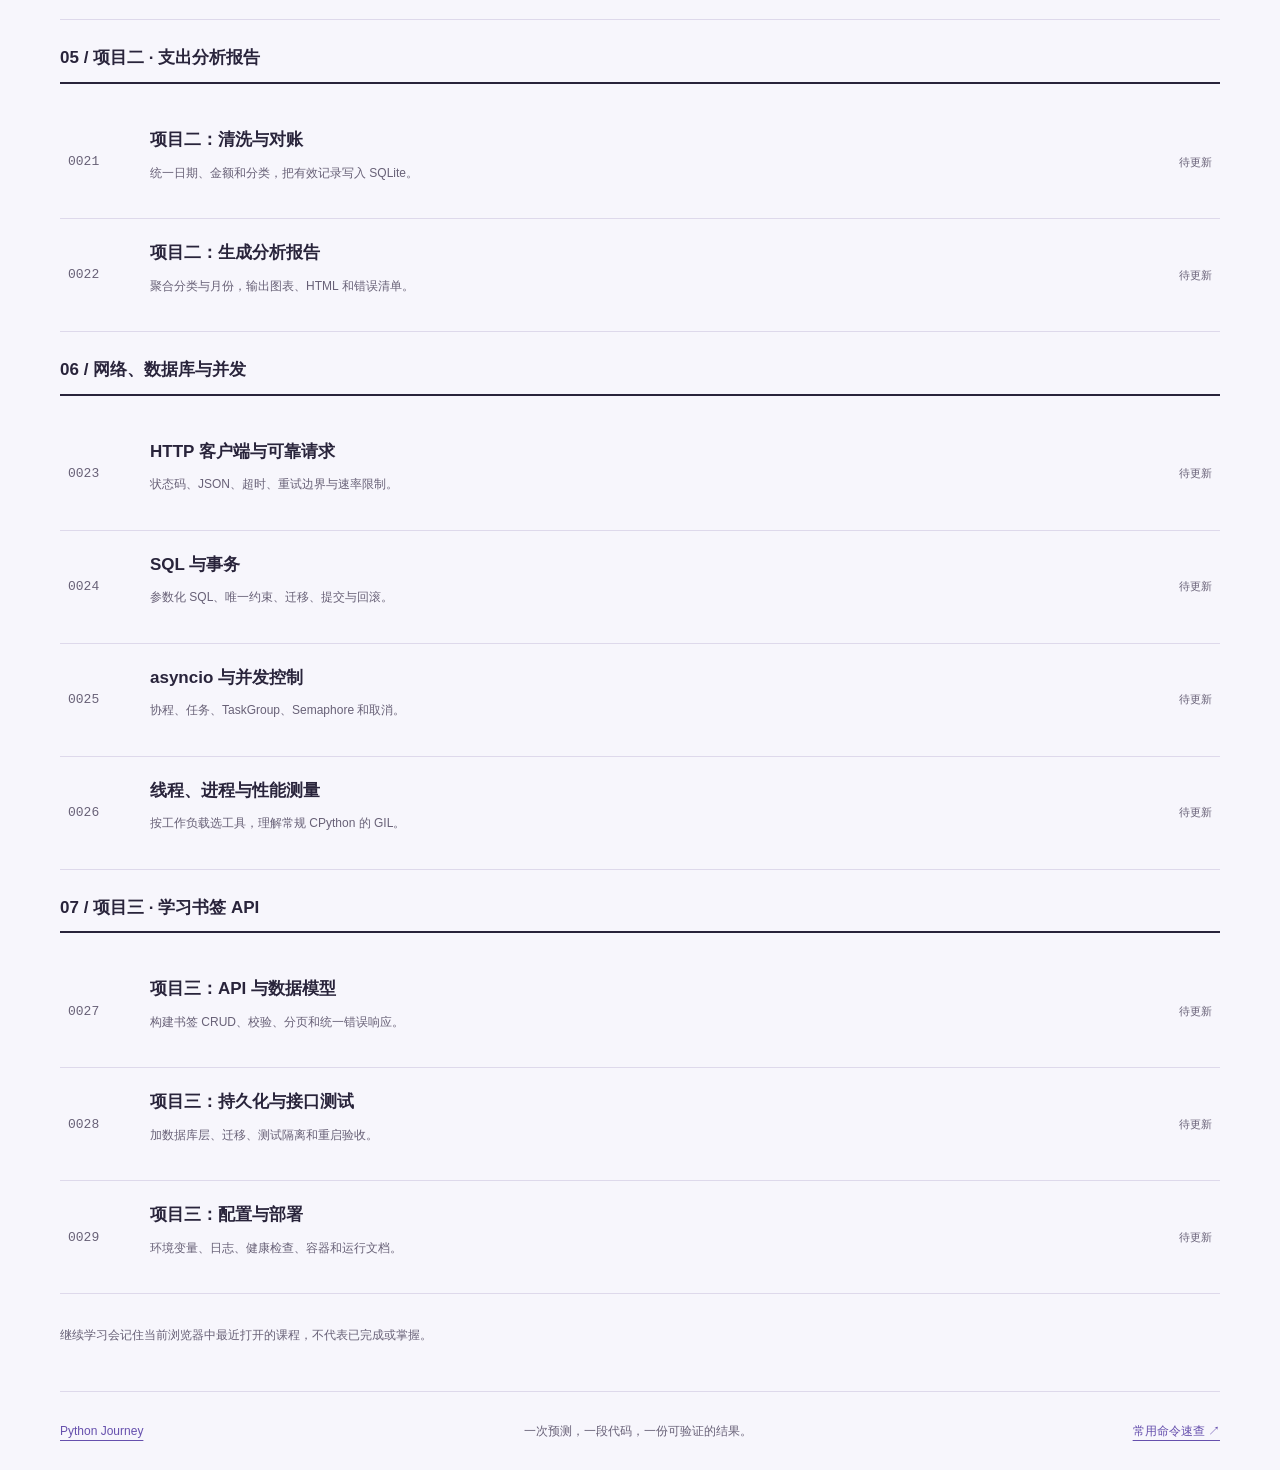
<file: courses.html>
<!doctype html>
<html lang="zh-CN">
  <head>
    <meta charset="utf-8" />
    <meta name="viewport" content="width=device-width,initial-scale=1" />
    <meta
      name="description"
      content="Python 学习路线：从基础语法到自动化、数据分析与 Web API 实战。"
    />
    <title>全部课程 · Python Journey</title>
    <link rel="icon" type="image/svg+xml" href="assets/python-logo.svg" />
    <link rel="stylesheet" href="assets/python-theme.css" />
    <link rel="stylesheet" href="assets/catalog.css" />
    <script defer src="assets/courses.js"></script>
    <script defer src="assets/course-ui.js"></script>
    <script defer src="assets/vendor/highlight.min.js"></script>
    <script defer src="assets/highlight-init.js"></script>
  </head>
  <body>
    <a class="skip-link" href="#content">跳到正文</a>
    <header class="site-header wrap">
      <nav aria-label="主导航">
        <a class="brand" href="index.html" data-home
          ><img
            src="assets/python-logo.svg"
            width="40"
            height="40"
            alt=""
          /><span>Python Journey<small>面向 TypeScript 开发者</small></span></a
        >
        <div class="nav-links">
          <a href="courses.html" data-directory>全部课程</a
          ><a href="index.html#path-title">学习路线</a
          ><a href="index.html#projects">实战项目</a
          ><a
            class="nav-start"
            href="lessons/0001-build-and-run.html"
            data-resume
            >从第一课开始 ↗</a
          >
        </div>
      </nav>
    </header>
    <main id="content" class="wrap catalog-main">
      <header class="catalog-heading">
        <div>
          <p class="eyebrow">PYTHON JOURNEY / 课程目录</p>
          <h1>下一段代码，<br />从这里开始。</h1>
          <p>按阶段学习，也可以直接搜索你遇到的知识点。</p>
        </div>
        <div class="catalog-note">
          <strong><span data-open-count>01</span> 节已开放</strong>
          <p>
            已规划 29 节，后续课程随练习逐步补充。<br />待更新课程的拆分与顺序可能调整。
          </p>
          <a
            class="text-link"
            href="lessons/0001-build-and-run.html"
            data-resume
            >从第一课开始 ↗</a
          >
        </div>
      </header>
      <form class="catalog-filters" role="search" onsubmit="return false;">
        <div class="search-field">
          <label for="course-search">搜索课程 / 知识点</label
          ><input
            id="course-search"
            type="search"
            placeholder="例如：字典、生成器、FastAPI"
            autocomplete="off"
          />
        </div>
        <div>
          <label for="course-phase">学习阶段</label
          ><select id="course-phase">
            <option value="all">全部阶段</option>
          </select>
        </div>
        <div>
          <label for="course-status">开放状态</label
          ><select id="course-status">
            <option value="all">全部课程</option>
            <option value="open">已开放</option>
            <option value="planned">待更新</option>
          </select>
        </div>
        <button type="button" id="clear-filters">重置筛选</button>
      </form>
      <p
        id="result-count"
        role="status"
        aria-live="polite"
        class="catalog-count"
      ></p>
      <div id="catalog-results"></div>
      <div id="catalog-empty" class="catalog-empty" hidden>
        <h2>没有找到匹配的课程</h2>
        <p>试试更短的关键词，或点击「重置筛选」查看全部课程。</p>
      </div>
      <noscript
        ><p>
          启用 JavaScript 可以搜索完整目录。你仍可直接进入
          <a href="lessons/0001-build-and-run.html">第一课：把 Python 跑起来</a
          >，或查看 <a href="index.html#path-title">学习路线</a>。
        </p></noscript
      >
      <p class="catalog-footnote">
        继续学习会记住当前浏览器中最近打开的课程，不代表已完成或掌握。
      </p>
    </main>
    <footer class="site-footer wrap">
      <a href="index.html">Python Journey</a>
      <p>一次预测，一段代码，一份可验证的结果。</p>
      <a href="reference/index.html">常用命令速查 ↗</a>
    </footer>
  </body>
</html>
</file>
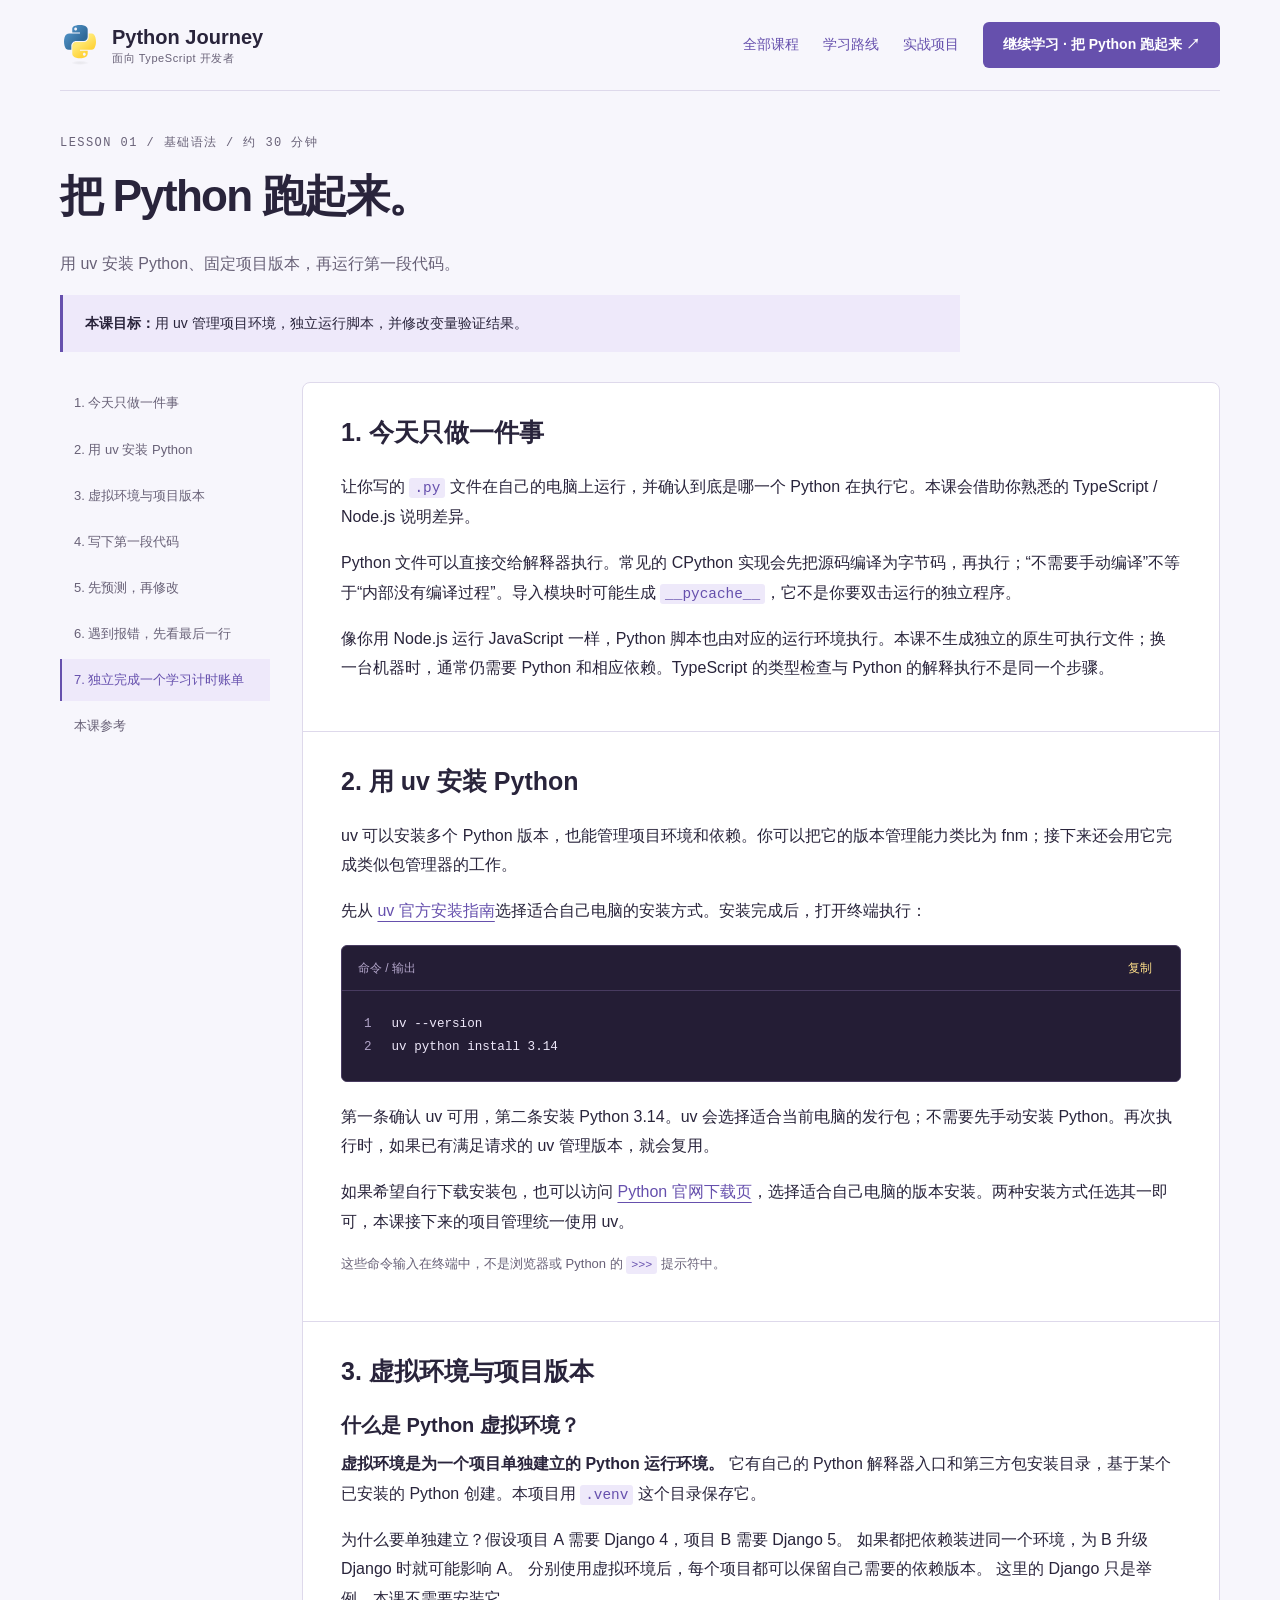
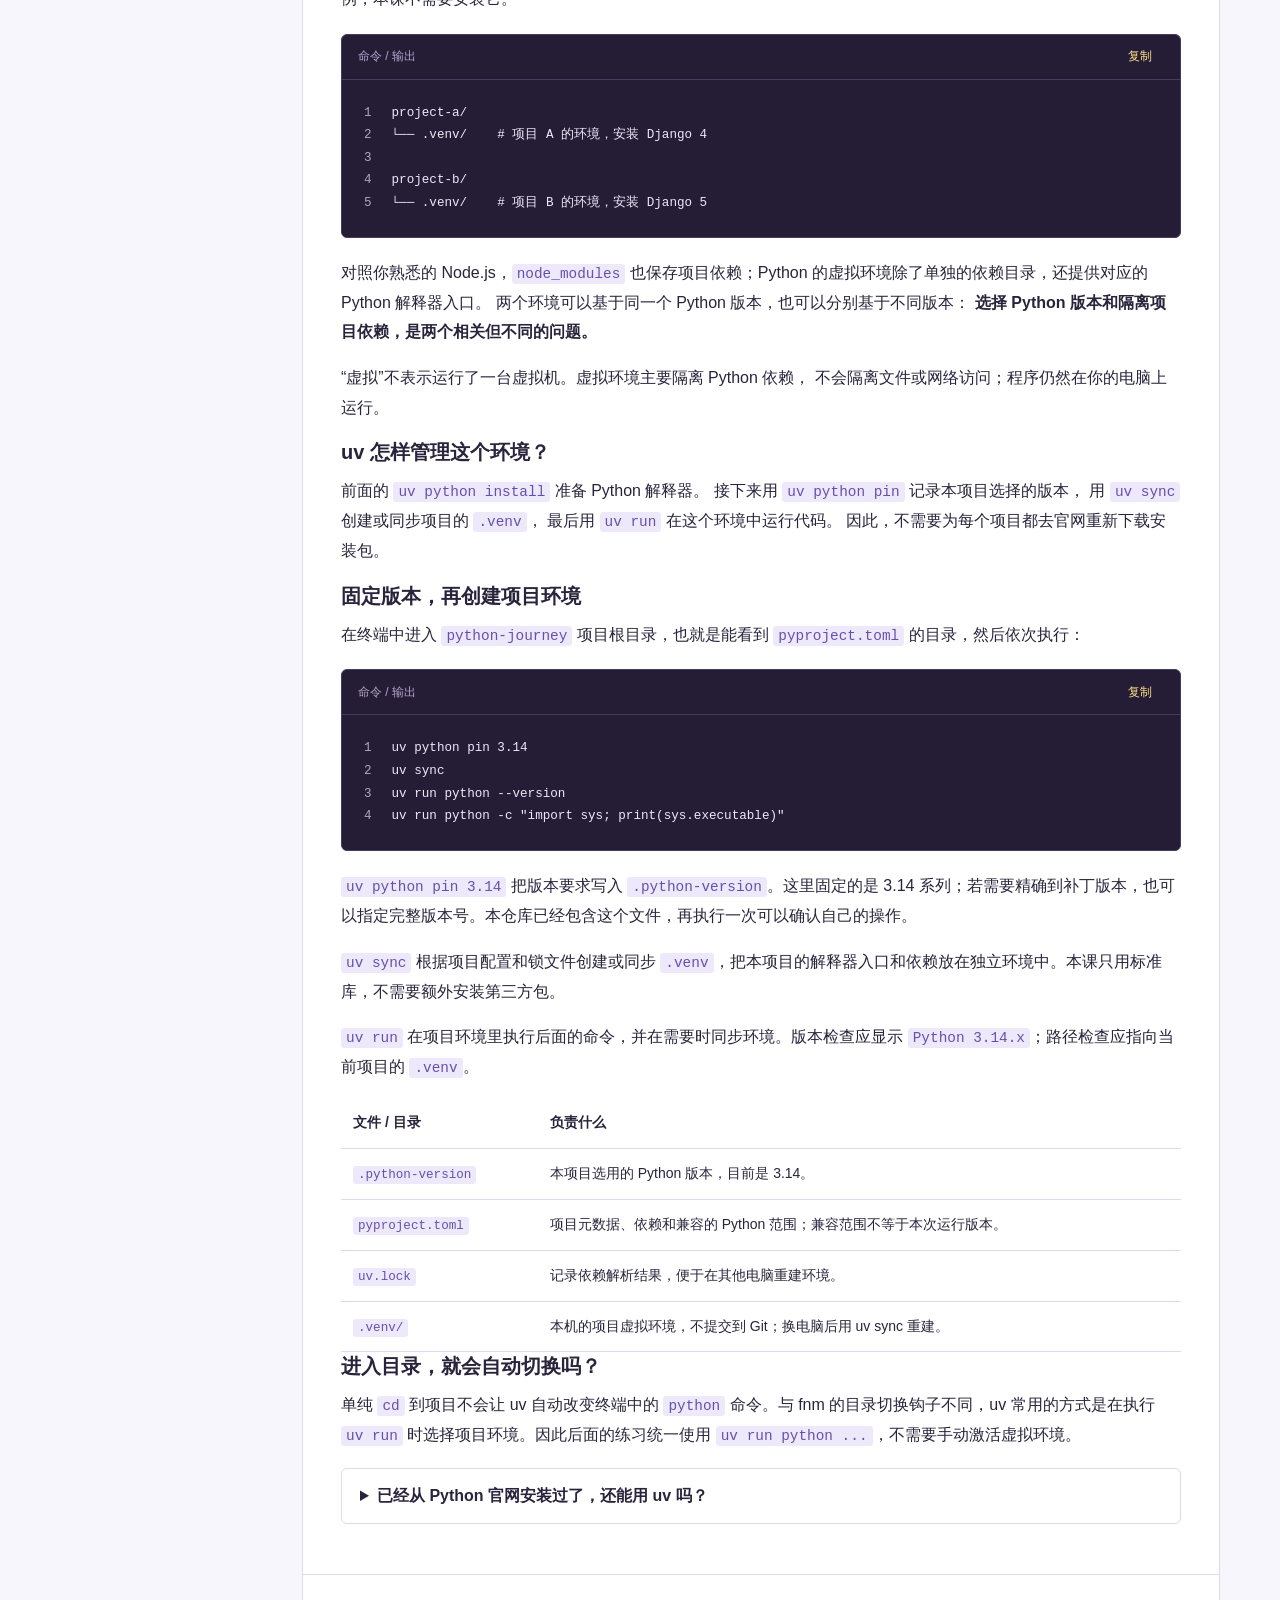
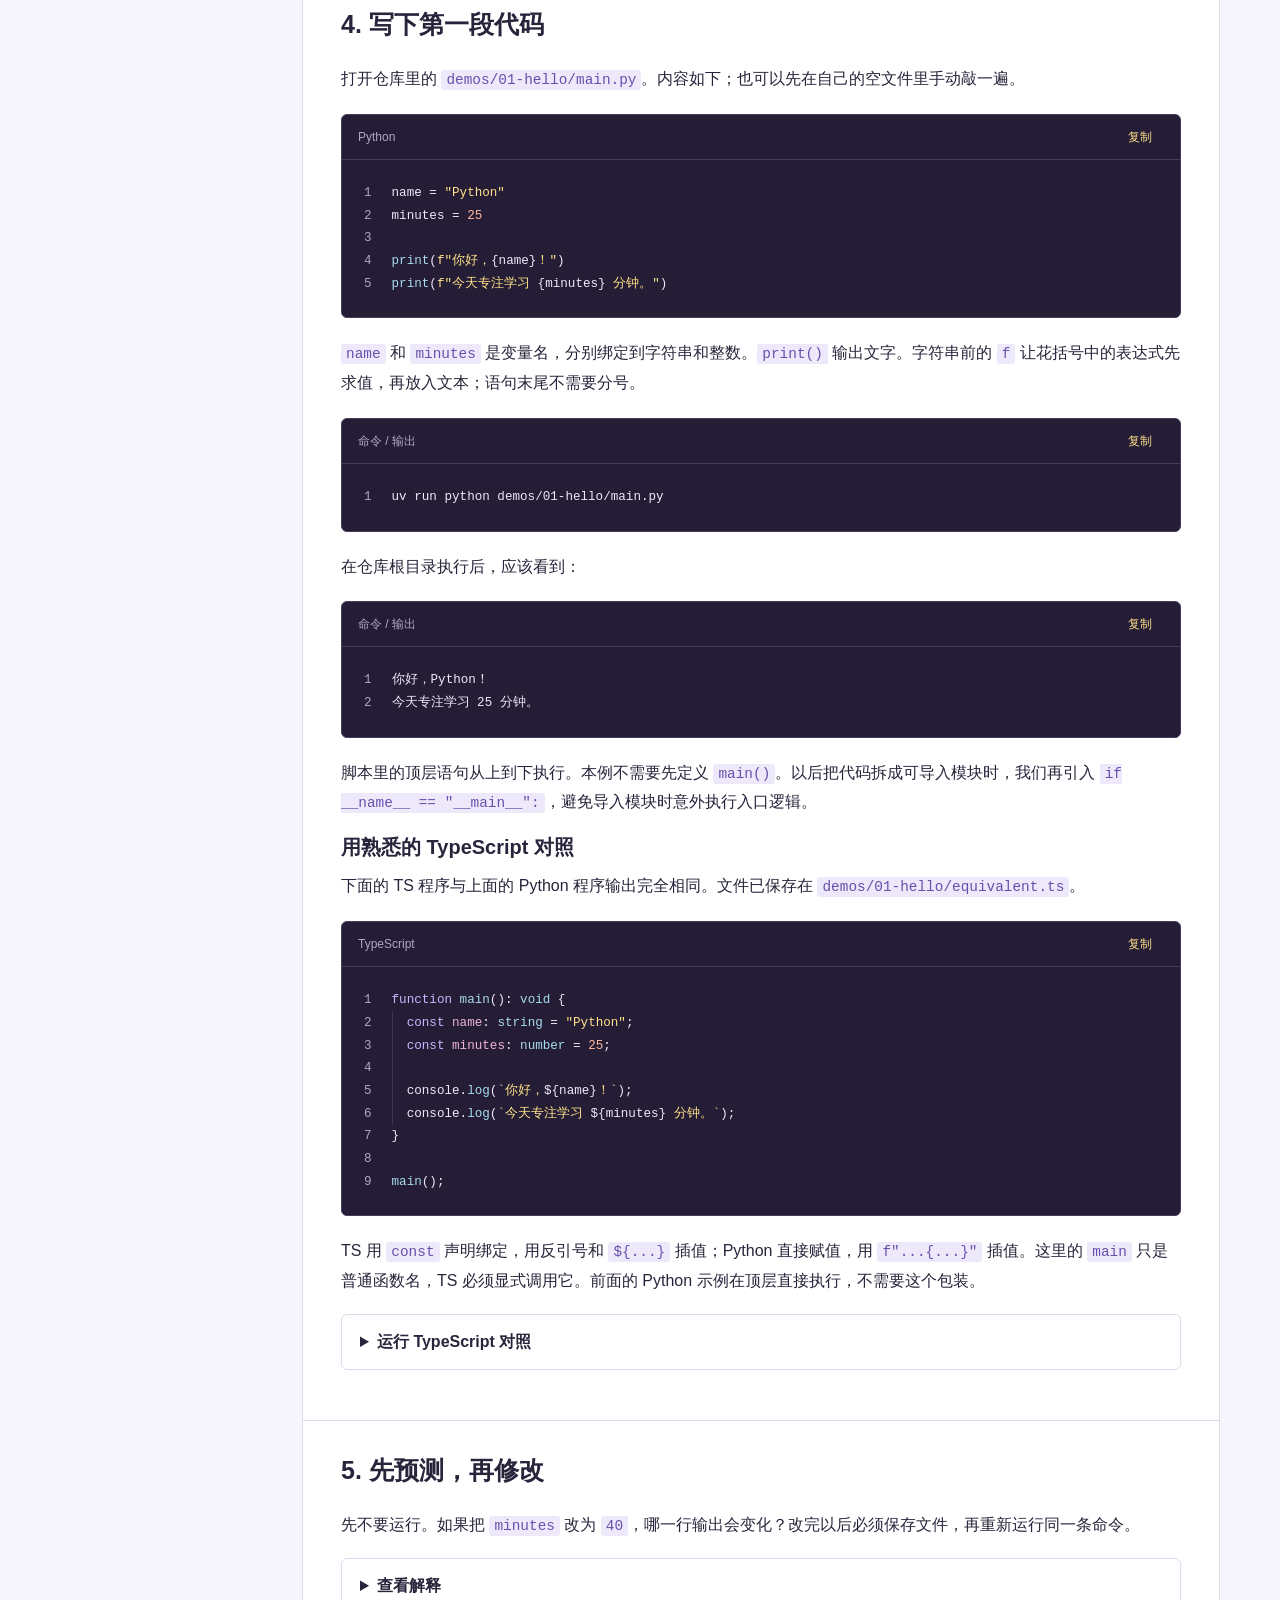
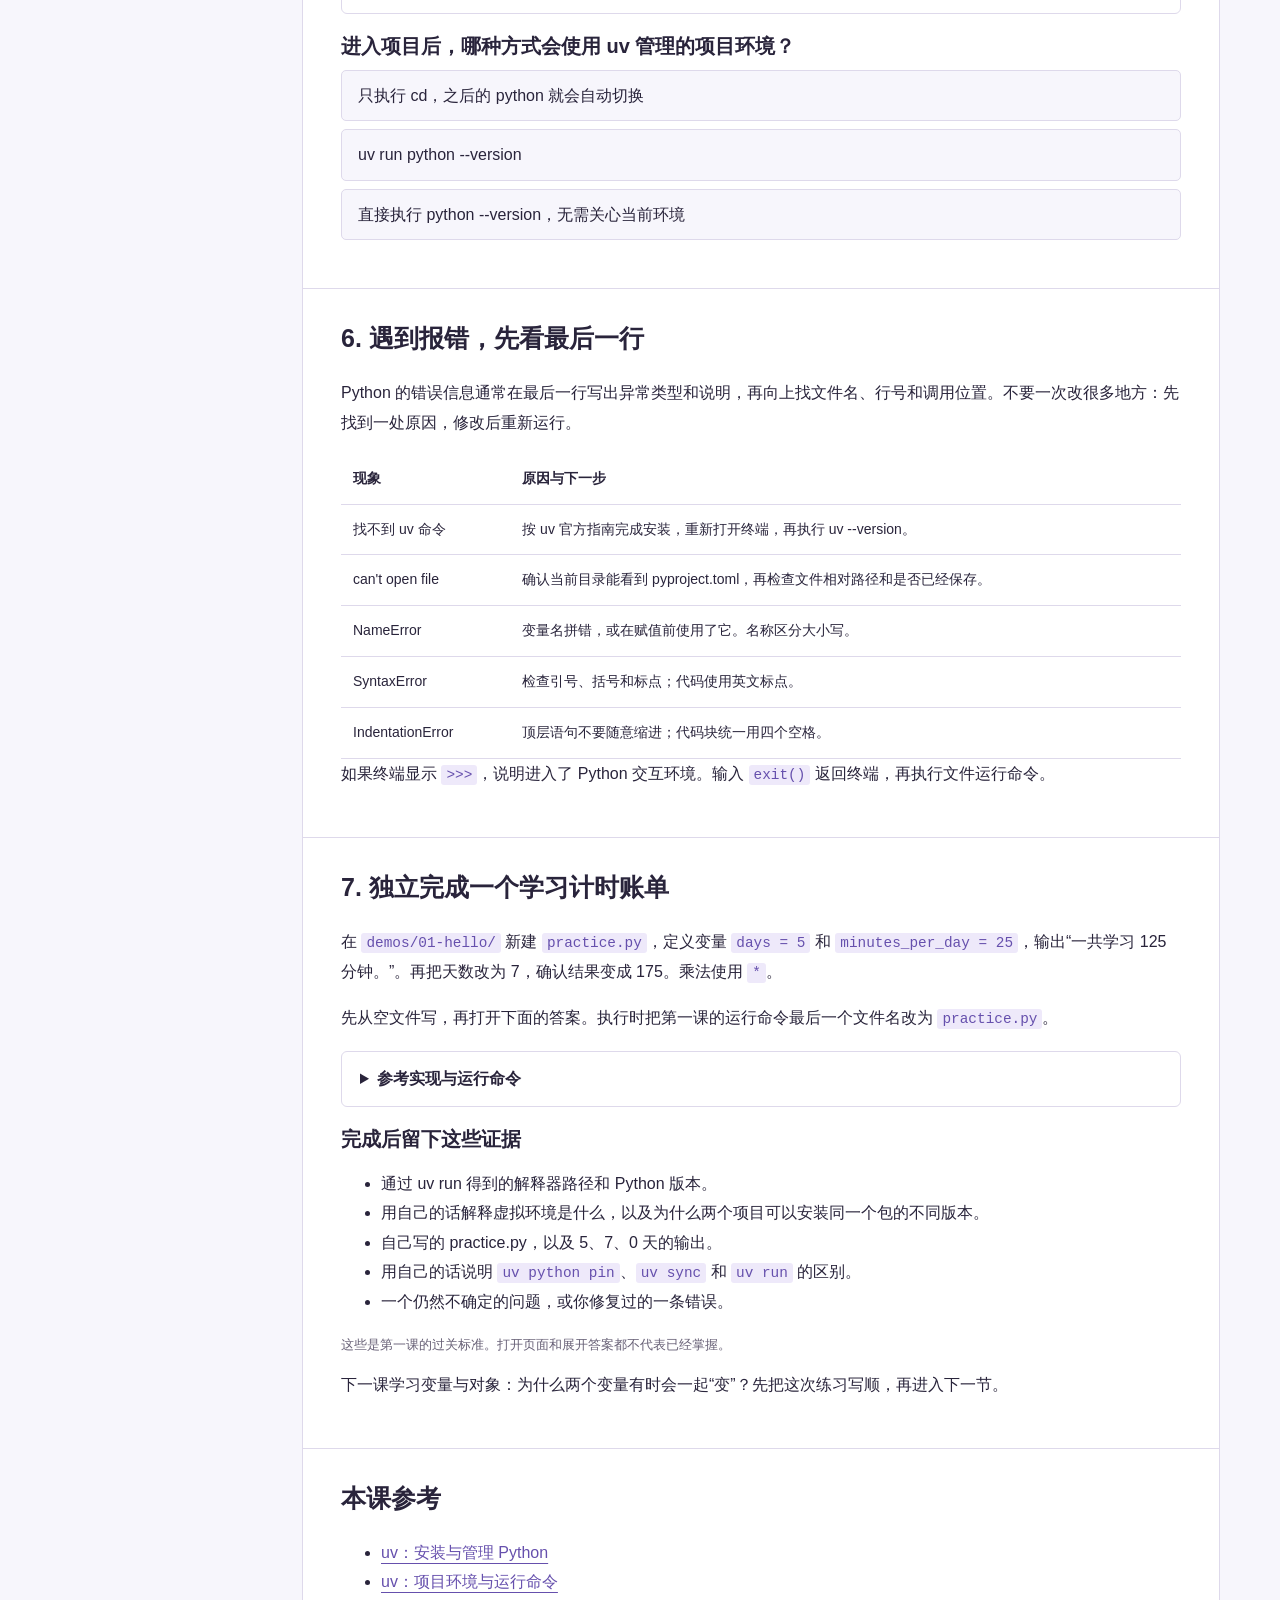
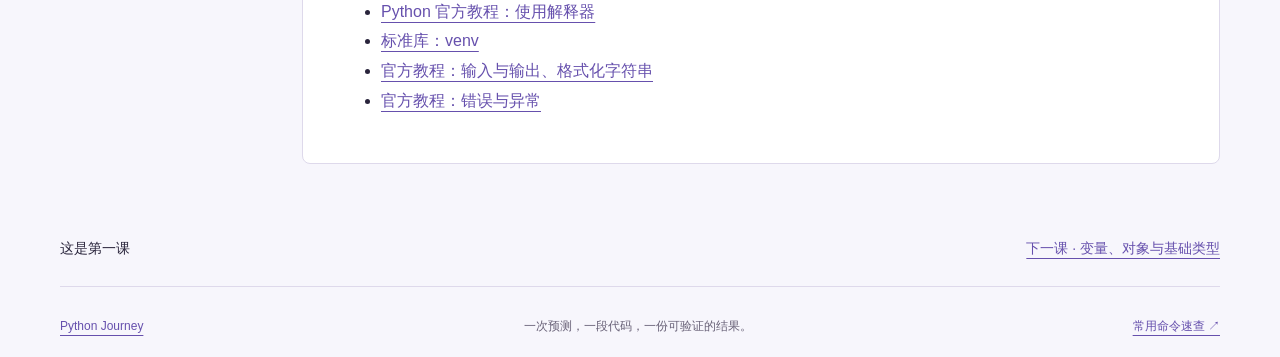
<file: lessons/0001-build-and-run.html>
<!doctype html>
<html lang="zh-CN">
  <head>
    <meta charset="utf-8" />
    <meta name="viewport" content="width=device-width,initial-scale=1" />
    <meta
      name="description"
      content="Python 学习路线：从基础语法到自动化、数据分析与 Web API 实战。"
    />
    <title>01 · 把 Python 跑起来 · Python Journey</title>
    <link rel="icon" type="image/svg+xml" href="../assets/python-logo.svg" />
    <link rel="stylesheet" href="../assets/python-theme.css" />
    <script defer src="../assets/courses.js"></script>
    <script defer src="../assets/course-ui.js"></script>
    <script defer src="../assets/vendor/highlight.min.js"></script>
    <script defer src="../assets/highlight-init.js"></script>
    <script defer src="../assets/lesson-reader.js"></script>
    <script defer src="../assets/quiz.js"></script>
  </head>
  <body data-lesson="0001" data-course-root="../">
    <a class="skip-link" href="#content">跳到正文</a>
    <header class="site-header wrap">
      <nav aria-label="主导航">
        <a class="brand" href="../index.html" data-home
          ><img
            src="../assets/python-logo.svg"
            width="40"
            height="40"
            alt=""
          /><span>Python Journey<small>面向 TypeScript 开发者</small></span></a
        >
        <div class="nav-links">
          <a href="../courses.html" data-directory>全部课程</a
          ><a href="../index.html#path-title">学习路线</a
          ><a href="../index.html#projects">实战项目</a
          ><a
            class="nav-start"
            href="../lessons/0001-build-and-run.html"
            data-resume
            >从第一课开始 ↗</a
          >
        </div>
      </nav>
    </header>
    <main id="content" class="wrap">
      <header class="lesson-heading">
        <p class="eyebrow">LESSON 01 / 基础语法 / 约 30 分钟</p>
        <h1>把 Python 跑起来。</h1>
        <p>用 uv 安装 Python、固定项目版本，再运行第一段代码。</p>
        <div class="goal">
          <strong>本课目标：</strong>用 uv
          管理项目环境，独立运行脚本，并修改变量验证结果。
        </div>
      </header>
      <div class="lesson-shell">
        <aside class="lesson-rail">
          <nav class="lesson-outline" aria-label="本课目录">
            <a href="#goal">1. 今天只做一件事</a
            ><a href="#install">2. 用 uv 安装 Python</a
            ><a href="#environment">3. 虚拟环境与项目版本</a
            ><a href="#run">4. 写下第一段代码</a
            ><a href="#predict">5. 先预测，再修改</a
            ><a href="#errors">6. 遇到报错，先看最后一行</a
            ><a href="#exercise">7. 独立完成一个学习计时账单</a
            ><a href="#sources">本课参考</a>
          </nav>
        </aside>
        <article class="lesson-article">
          <section class="lesson-section" id="goal">
            <h2>1. 今天只做一件事</h2>
            <p>
              让你写的
              <code>.py</code> 文件在自己的电脑上运行，并确认到底是哪一个 Python
              在执行它。本课会借助你熟悉的 TypeScript / Node.js 说明差异。
            </p>
            <p>
              Python 文件可以直接交给解释器执行。常见的 CPython
              实现会先把源码编译为字节码，再执行；“不需要手动编译”不等于“内部没有编译过程”。导入模块时可能生成
              <code>__pycache__</code>，它不是你要双击运行的独立程序。
            </p>
            <p>
              像你用 Node.js 运行 JavaScript 一样，Python
              脚本也由对应的运行环境执行。本课不生成独立的原生可执行文件；换一台机器时，通常仍需要
              Python 和相应依赖。TypeScript 的类型检查与 Python
              的解释执行不是同一个步骤。
            </p>
          </section>
          <section class="lesson-section" id="install">
            <h2>2. 用 uv 安装 Python</h2>
            <p>
              uv 可以安装多个 Python
              版本，也能管理项目环境和依赖。你可以把它的版本管理能力类比为
              fnm；接下来还会用它完成类似包管理器的工作。
            </p>
            <p>
              先从
              <a href="https://docs.astral.sh/uv/getting-started/installation/"
                >uv 官方安装指南</a
              >选择适合自己电脑的安装方式。安装完成后，打开终端执行：
            </p>
            <pre><code class="language-plaintext">uv --version
uv python install 3.14</code></pre>
            <p>
              第一条确认 uv 可用，第二条安装 Python 3.14。uv
              会选择适合当前电脑的发行包；不需要先手动安装
              Python。再次执行时，如果已有满足请求的 uv 管理版本，就会复用。
            </p>
            <p>
              如果希望自行下载安装包，也可以访问
              <a href="https://www.python.org/downloads/">Python 官网下载页</a
              >，选择适合自己电脑的版本安装。两种安装方式任选其一即可，本课接下来的项目管理统一使用
              uv。
            </p>
            <p class="note">
              这些命令输入在终端中，不是浏览器或 Python 的
              <code>&gt;&gt;&gt;</code> 提示符中。
            </p>
          </section>
          <section class="lesson-section" id="environment">
            <h2>3. 虚拟环境与项目版本</h2>
            <h3>什么是 Python 虚拟环境？</h3>
            <p>
              <strong>虚拟环境是为一个项目单独建立的 Python 运行环境。</strong>
              它有自己的 Python 解释器入口和第三方包安装目录，基于某个已安装的
              Python 创建。本项目用 <code>.venv</code> 这个目录保存它。
            </p>
            <p>
              为什么要单独建立？假设项目 A 需要 Django 4，项目 B 需要 Django 5。
              如果都把依赖装进同一个环境，为 B 升级 Django 时就可能影响 A。
              分别使用虚拟环境后，每个项目都可以保留自己需要的依赖版本。 这里的
              Django 只是举例，本课不需要安装它。
            </p>
            <pre><code class="language-plaintext">project-a/
└── .venv/    # 项目 A 的环境，安装 Django 4

project-b/
└── .venv/    # 项目 B 的环境，安装 Django 5</code></pre>
            <p>
              对照你熟悉的 Node.js，<code>node_modules</code>
              也保存项目依赖；Python 的虚拟环境除了单独的依赖目录，还提供对应的
              Python 解释器入口。 两个环境可以基于同一个 Python
              版本，也可以分别基于不同版本：
              <strong
                >选择 Python
                版本和隔离项目依赖，是两个相关但不同的问题。</strong
              >
            </p>
            <p>
              “虚拟”不表示运行了一台虚拟机。虚拟环境主要隔离 Python 依赖，
              不会隔离文件或网络访问；程序仍然在你的电脑上运行。
            </p>
            <h3>uv 怎样管理这个环境？</h3>
            <p>
              前面的 <code>uv python install</code> 准备 Python 解释器。
              接下来用 <code>uv python pin</code> 记录本项目选择的版本， 用
              <code>uv sync</code> 创建或同步项目的 <code>.venv</code>， 最后用
              <code>uv run</code> 在这个环境中运行代码。
              因此，不需要为每个项目都去官网重新下载安装包。
            </p>
            <h3>固定版本，再创建项目环境</h3>
            <p>
              在终端中进入 <code>python-journey</code> 项目根目录，也就是能看到
              <code>pyproject.toml</code> 的目录，然后依次执行：
            </p>
            <pre><code class="language-plaintext">uv python pin 3.14
uv sync
uv run python --version
uv run python -c "import sys; print(sys.executable)"</code></pre>
            <p>
              <code>uv python pin 3.14</code> 把版本要求写入
              <code>.python-version</code>。这里固定的是 3.14
              系列；若需要精确到补丁版本，也可以指定完整版本号。本仓库已经包含这个文件，再执行一次可以确认自己的操作。
            </p>
            <p>
              <code>uv sync</code> 根据项目配置和锁文件创建或同步
              <code>.venv</code
              >，把本项目的解释器入口和依赖放在独立环境中。本课只用标准库，不需要额外安装第三方包。
            </p>
            <p>
              <code>uv run</code>
              在项目环境里执行后面的命令，并在需要时同步环境。版本检查应显示
              <code>Python 3.14.x</code>；路径检查应指向当前项目的
              <code>.venv</code>。
            </p>
            <div class="table-scroll">
              <table>
                <thead>
                  <tr>
                    <th>文件 / 目录</th>
                    <th>负责什么</th>
                  </tr>
                </thead>
                <tbody>
                  <tr>
                    <td><code>.python-version</code></td>
                    <td>本项目选用的 Python 版本，目前是 3.14。</td>
                  </tr>
                  <tr>
                    <td><code>pyproject.toml</code></td>
                    <td>
                      项目元数据、依赖和兼容的 Python
                      范围；兼容范围不等于本次运行版本。
                    </td>
                  </tr>
                  <tr>
                    <td><code>uv.lock</code></td>
                    <td>记录依赖解析结果，便于在其他电脑重建环境。</td>
                  </tr>
                  <tr>
                    <td><code>.venv/</code></td>
                    <td>
                      本机的项目虚拟环境，不提交到 Git；换电脑后用 uv sync
                      重建。
                    </td>
                  </tr>
                </tbody>
              </table>
            </div>
            <h3>进入目录，就会自动切换吗？</h3>
            <p>
              单纯 <code>cd</code> 到项目不会让 uv 自动改变终端中的
              <code>python</code> 命令。与 fnm 的目录切换钩子不同，uv
              常用的方式是在执行
              <code>uv run</code> 时选择项目环境。因此后面的练习统一使用
              <code>uv run python ...</code>，不需要手动激活虚拟环境。
            </p>
            <details>
              <summary>已经从 Python 官网安装过了，还能用 uv 吗？</summary>
              <p>
                可以。uv 能发现已安装且满足项目版本要求的
                Python，并用它创建项目环境；默认配置下，缺少合适的解释器时也可以自动下载。无论解释器最初怎样安装，都用
                <code>uv run python --version</code>
                和路径检查来确认当前项目实际使用的是哪一个。
              </p>
            </details>
          </section>
          <section class="lesson-section" id="run">
            <h2>4. 写下第一段代码</h2>
            <p>
              打开仓库里的
              <code>demos/01-hello/main.py</code
              >。内容如下；也可以先在自己的空文件里手动敲一遍。
            </p>
            <pre><code class="language-python">name = &quot;Python&quot;
minutes = 25

print(f&quot;你好，{name}！&quot;)
print(f&quot;今天专注学习 {minutes} 分钟。&quot;)</code></pre>
            <p>
              <code>name</code> 和
              <code>minutes</code> 是变量名，分别绑定到字符串和整数。<code
                >print()</code
              >
              输出文字。字符串前的
              <code>f</code>
              让花括号中的表达式先求值，再放入文本；语句末尾不需要分号。
            </p>
            <pre><code class="language-plaintext">uv run python demos/01-hello/main.py</code></pre>
            <p>在仓库根目录执行后，应该看到：</p>
            <pre><code class="language-plaintext">你好，Python！
今天专注学习 25 分钟。</code></pre>
            <p>
              脚本里的顶层语句从上到下执行。本例不需要先定义
              <code>main()</code>。以后把代码拆成可导入模块时，我们再引入
              <code>if __name__ == "__main__":</code
              >，避免导入模块时意外执行入口逻辑。
            </p>
            <h3>用熟悉的 TypeScript 对照</h3>
            <p>
              下面的 TS 程序与上面的 Python 程序输出完全相同。文件已保存在
              <code>demos/01-hello/equivalent.ts</code>。
            </p>
            <pre><code class="language-typescript">function main(): void {
  const name: string = &quot;Python&quot;;
  const minutes: number = 25;

  console.log(`你好，${name}！`);
  console.log(`今天专注学习 ${minutes} 分钟。`);
}

main();</code></pre>
            <p>
              TS 用 <code>const</code> 声明绑定，用反引号和
              <code>${...}</code> 插值；Python 直接赋值，用
              <code>f"...{...}"</code> 插值。这里的
              <code>main</code> 只是普通函数名，TS 必须显式调用它。前面的 Python
              示例在顶层直接执行，不需要这个包装。
            </p>
            <details>
              <summary>运行 TypeScript 对照</summary>
              <pre><code class="language-plaintext">node --version
node demos/01-hello/equivalent.ts</code></pre>
              <p>
                上面的命令要求 Node 支持原生 TypeScript 类型擦除，本机 Node 25
                已验证。若现有 Node 不支持，可沿用你已有的 TS
                编译或执行工具；Python 主线不依赖 Node。Node
                擦除这些类型注解后执行，不会替代 <code>tsc</code> 做类型检查。
              </p>
            </details>
          </section>
          <section class="lesson-section" id="predict">
            <h2>5. 先预测，再修改</h2>
            <p>
              先不要运行。如果把 <code>minutes</code> 改为
              <code>40</code
              >，哪一行输出会变化？改完以后必须保存文件，再重新运行同一条命令。
            </p>
            <details>
              <summary>查看解释</summary>
              <p>
                第一行仍是“你好，Python！”，第二行变为“今天专注学习 40
                分钟。”。下一次运行会读取保存后的源码；正在运行的进程不会因为你改了文件就自动重启。
              </p>
            </details>
            <div
              data-quiz
              data-explanation="uv run 会按项目配置选择并同步环境，再运行 Python；仅进入目录并不会自动改变终端里的 python 命令。"
              data-incorrect="再比较一下：进入目录、检查全局命令和在项目环境中执行，是不同的操作。可以重选。"
            >
              <h3>进入项目后，哪种方式会使用 uv 管理的项目环境？</h3>
              <button type="button">
                只执行 cd，之后的 python 就会自动切换
              </button>
              <button type="button" data-correct="true">
                uv run python --version
              </button>
              <button type="button">
                直接执行 python --version，无需关心当前环境
              </button>
              <p role="status" aria-live="polite"></p>
            </div>
          </section>
          <section class="lesson-section" id="errors">
            <h2>6. 遇到报错，先看最后一行</h2>
            <p>
              Python
              的错误信息通常在最后一行写出异常类型和说明，再向上找文件名、行号和调用位置。不要一次改很多地方：先找到一处原因，修改后重新运行。
            </p>
            <div class="table-scroll">
              <table>
                <thead>
                  <tr>
                    <th>现象</th>
                    <th>原因与下一步</th>
                  </tr>
                </thead>
                <tbody>
                  <tr>
                    <td>找不到 uv 命令</td>
                    <td>
                      按 uv 官方指南完成安装，重新打开终端，再执行 uv
                      --version。
                    </td>
                  </tr>
                  <tr>
                    <td>can't open file</td>
                    <td>
                      确认当前目录能看到
                      pyproject.toml，再检查文件相对路径和是否已经保存。
                    </td>
                  </tr>
                  <tr>
                    <td>NameError</td>
                    <td>变量名拼错，或在赋值前使用了它。名称区分大小写。</td>
                  </tr>
                  <tr>
                    <td>SyntaxError</td>
                    <td>检查引号、括号和标点；代码使用英文标点。</td>
                  </tr>
                  <tr>
                    <td>IndentationError</td>
                    <td>顶层语句不要随意缩进；代码块统一用四个空格。</td>
                  </tr>
                </tbody>
              </table>
            </div>
            <p>
              如果终端显示 <code>&gt;&gt;&gt;</code>，说明进入了 Python
              交互环境。输入 <code>exit()</code> 返回终端，再执行文件运行命令。
            </p>
          </section>
          <section class="lesson-section" id="exercise">
            <h2>7. 独立完成一个学习计时账单</h2>
            <p>
              在 <code>demos/01-hello/</code> 新建
              <code>practice.py</code>，定义变量 <code>days = 5</code> 和
              <code>minutes_per_day = 25</code>，输出“一共学习 125
              分钟。”。再把天数改为 7，确认结果变成 175。乘法使用
              <code>*</code>。
            </p>
            <p>
              先从空文件写，再打开下面的答案。执行时把第一课的运行命令最后一个文件名改为
              <code>practice.py</code>。
            </p>
            <details>
              <summary>参考实现与运行命令</summary>
              <pre><code class="language-python">days = 5
minutes_per_day = 25
total_minutes = days * minutes_per_day

print(f&quot;一共学习 {total_minutes} 分钟。&quot;)</code></pre>
              <pre><code class="language-plaintext">uv run python demos/01-hello/solution.py</code></pre>
              <p>
                仓库的 <code>solution.py</code> 是参考答案。修改你自己的
                practice.py，依次用 5、7、0 天验证结果为
                125、175、0；不要只把正确输出直接写死到 print 中。
              </p>
            </details>
            <h3>完成后留下这些证据</h3>
            <ul>
              <li>通过 uv run 得到的解释器路径和 Python 版本。</li>
              <li>
                用自己的话解释虚拟环境是什么，以及为什么两个项目可以安装同一个包的不同版本。
              </li>
              <li>自己写的 practice.py，以及 5、7、0 天的输出。</li>
              <li>
                用自己的话说明 <code>uv python pin</code>、<code>uv sync</code>
                和 <code>uv run</code> 的区别。
              </li>
              <li>一个仍然不确定的问题，或你修复过的一条错误。</li>
            </ul>
            <p class="note">
              这些是第一课的过关标准。打开页面和展开答案都不代表已经掌握。
            </p>
            <p>
              下一课学习变量与对象：为什么两个变量有时会一起“变”？先把这次练习写顺，再进入下一节。
            </p>
          </section>
          <section class="lesson-section" id="sources">
            <h2>本课参考</h2>
            <ul>
              <li>
                <a href="https://docs.astral.sh/uv/guides/install-python/"
                  >uv：安装与管理 Python</a
                >
              </li>
              <li>
                <a href="https://docs.astral.sh/uv/guides/projects/"
                  >uv：项目环境与运行命令</a
                >
              </li>
              <li>
                <a
                  href="https://docs.python.org/zh-cn/3/tutorial/interpreter.html"
                  >Python 官方教程：使用解释器</a
                >
              </li>
              <li>
                <a href="https://docs.python.org/zh-cn/3/library/venv.html"
                  >标准库：venv</a
                >
              </li>
              <li>
                <a
                  href="https://docs.python.org/zh-cn/3/tutorial/inputoutput.html"
                  >官方教程：输入与输出、格式化字符串</a
                >
              </li>
              <li>
                <a href="https://docs.python.org/zh-cn/3/tutorial/errors.html"
                  >官方教程：错误与异常</a
                >
              </li>
            </ul>
          </section>
        </article>
      </div>
      <nav
        class="lesson-pagination"
        aria-label="课程翻页"
        data-lesson-pagination
      ></nav>
    </main>
    <footer class="site-footer wrap">
      <a href="../index.html">Python Journey</a>
      <p>一次预测，一段代码，一份可验证的结果。</p>
      <a href="../reference/index.html">常用命令速查 ↗</a>
    </footer>
  </body>
</html>
</file>
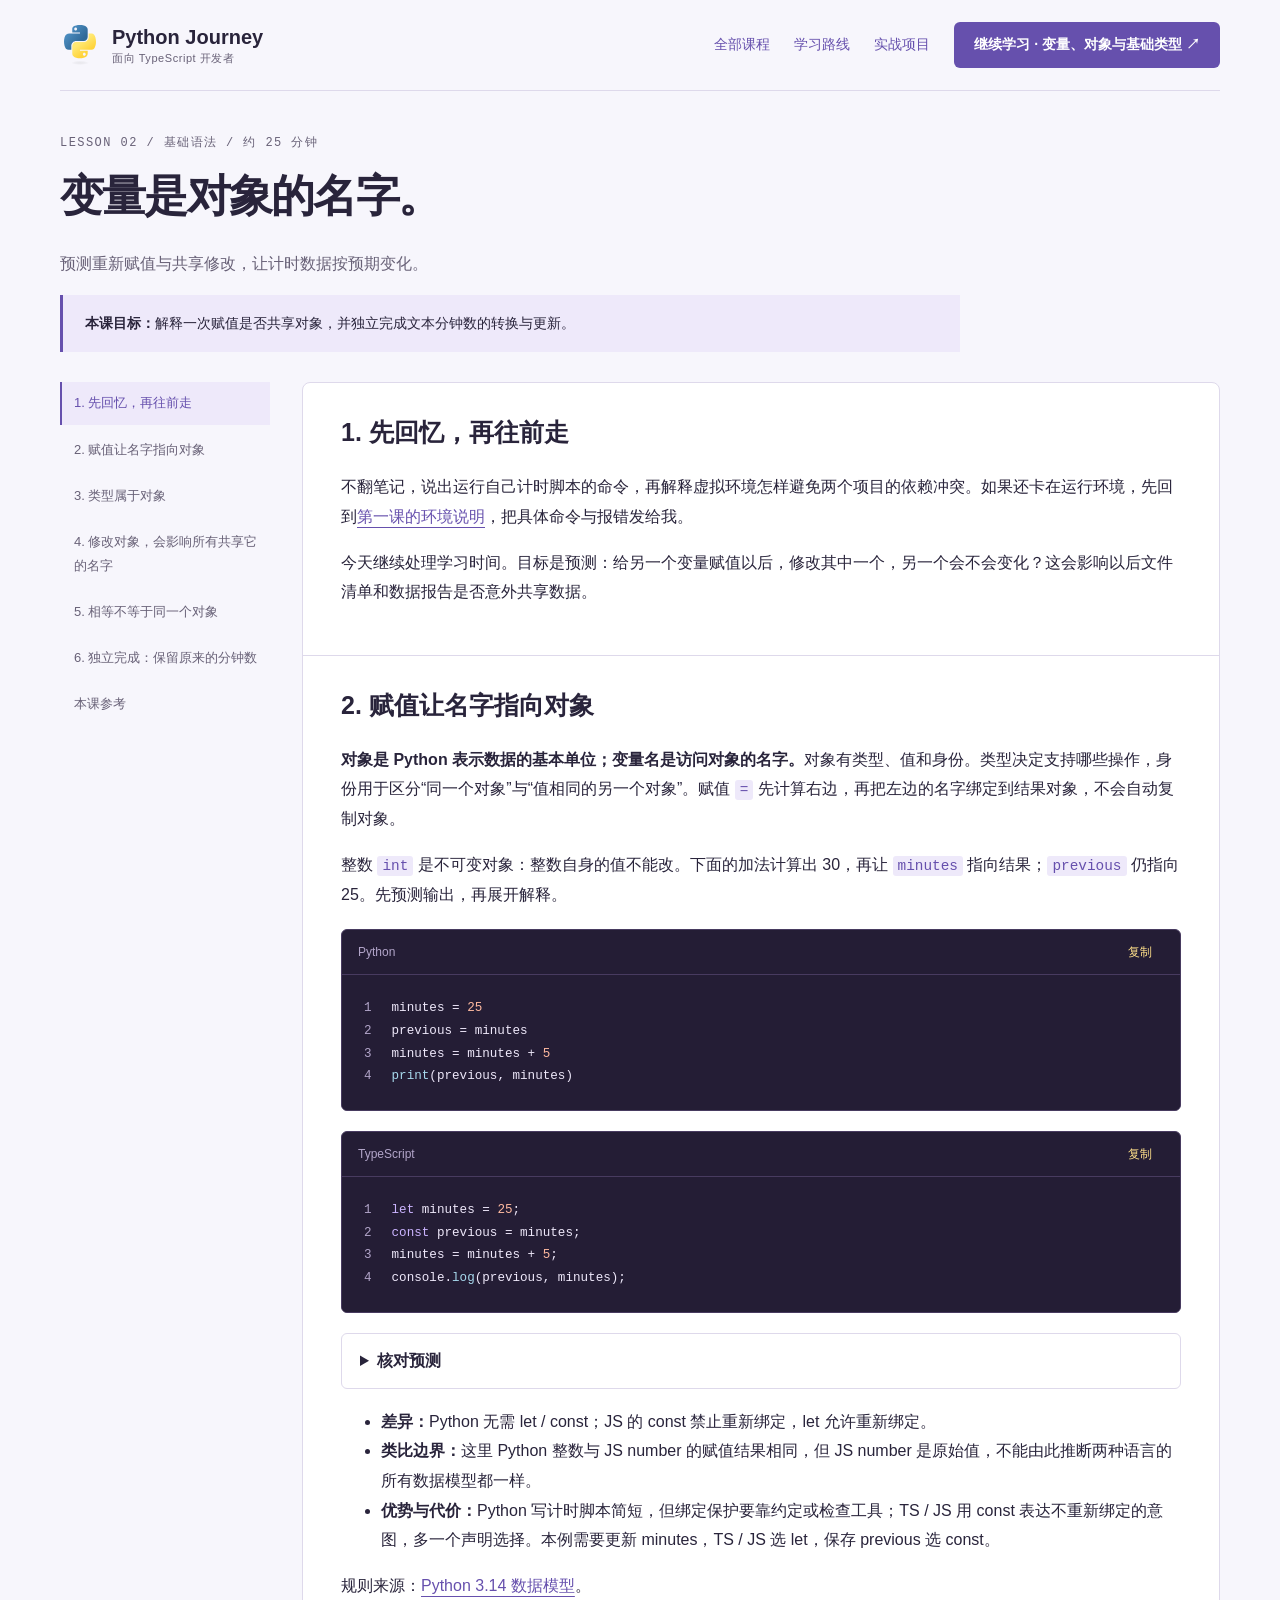
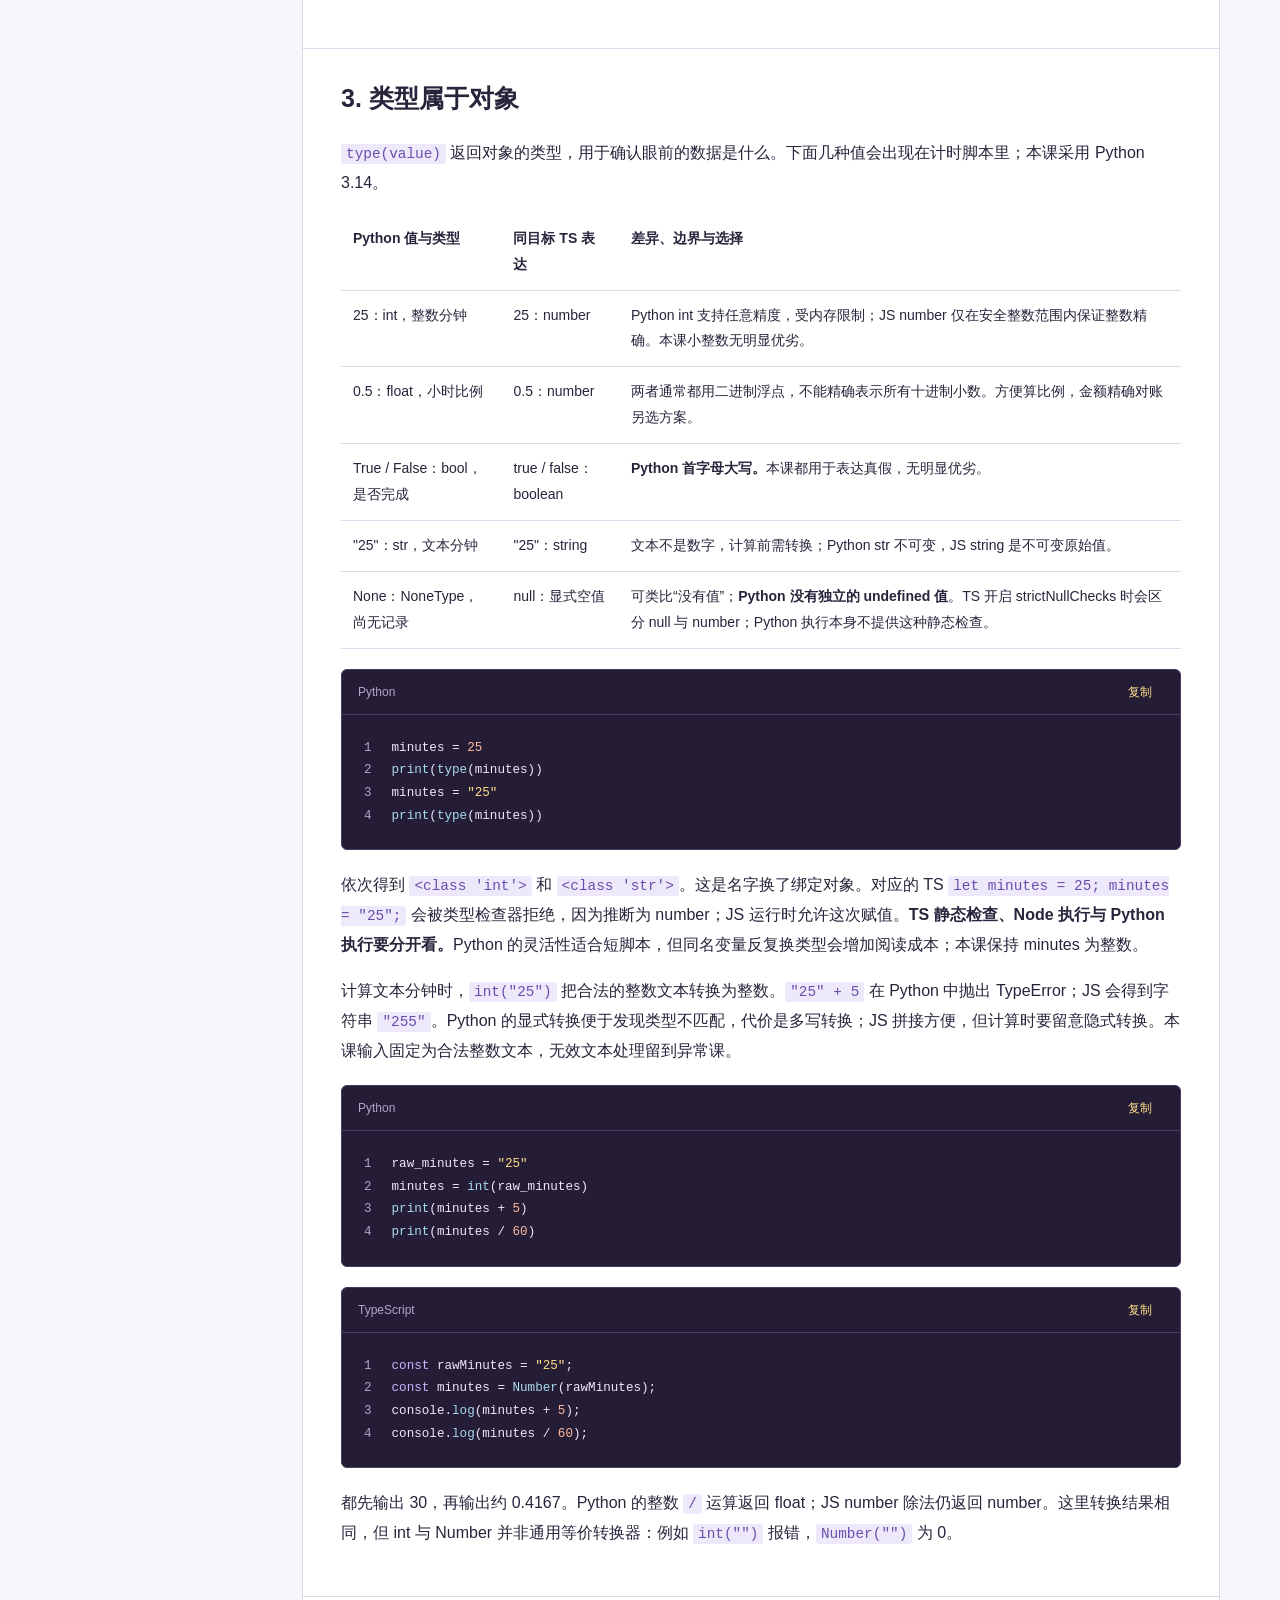
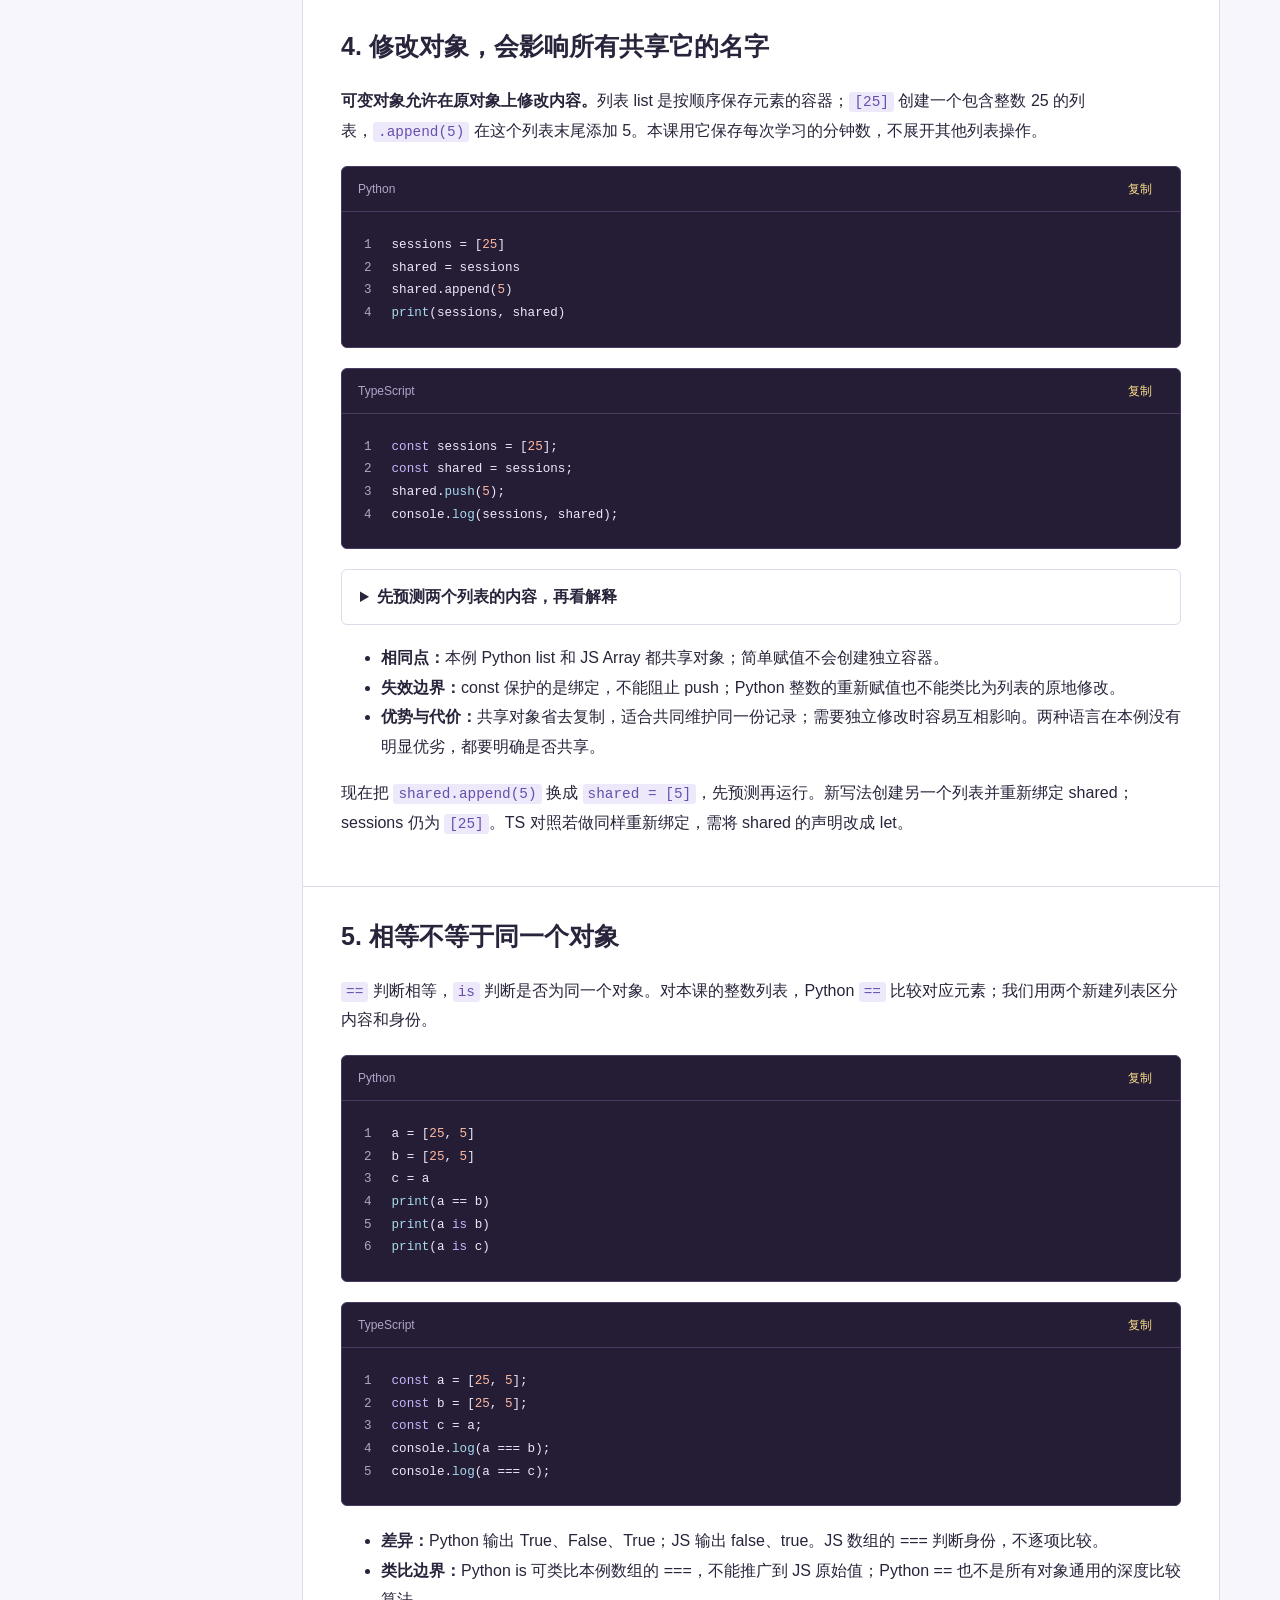
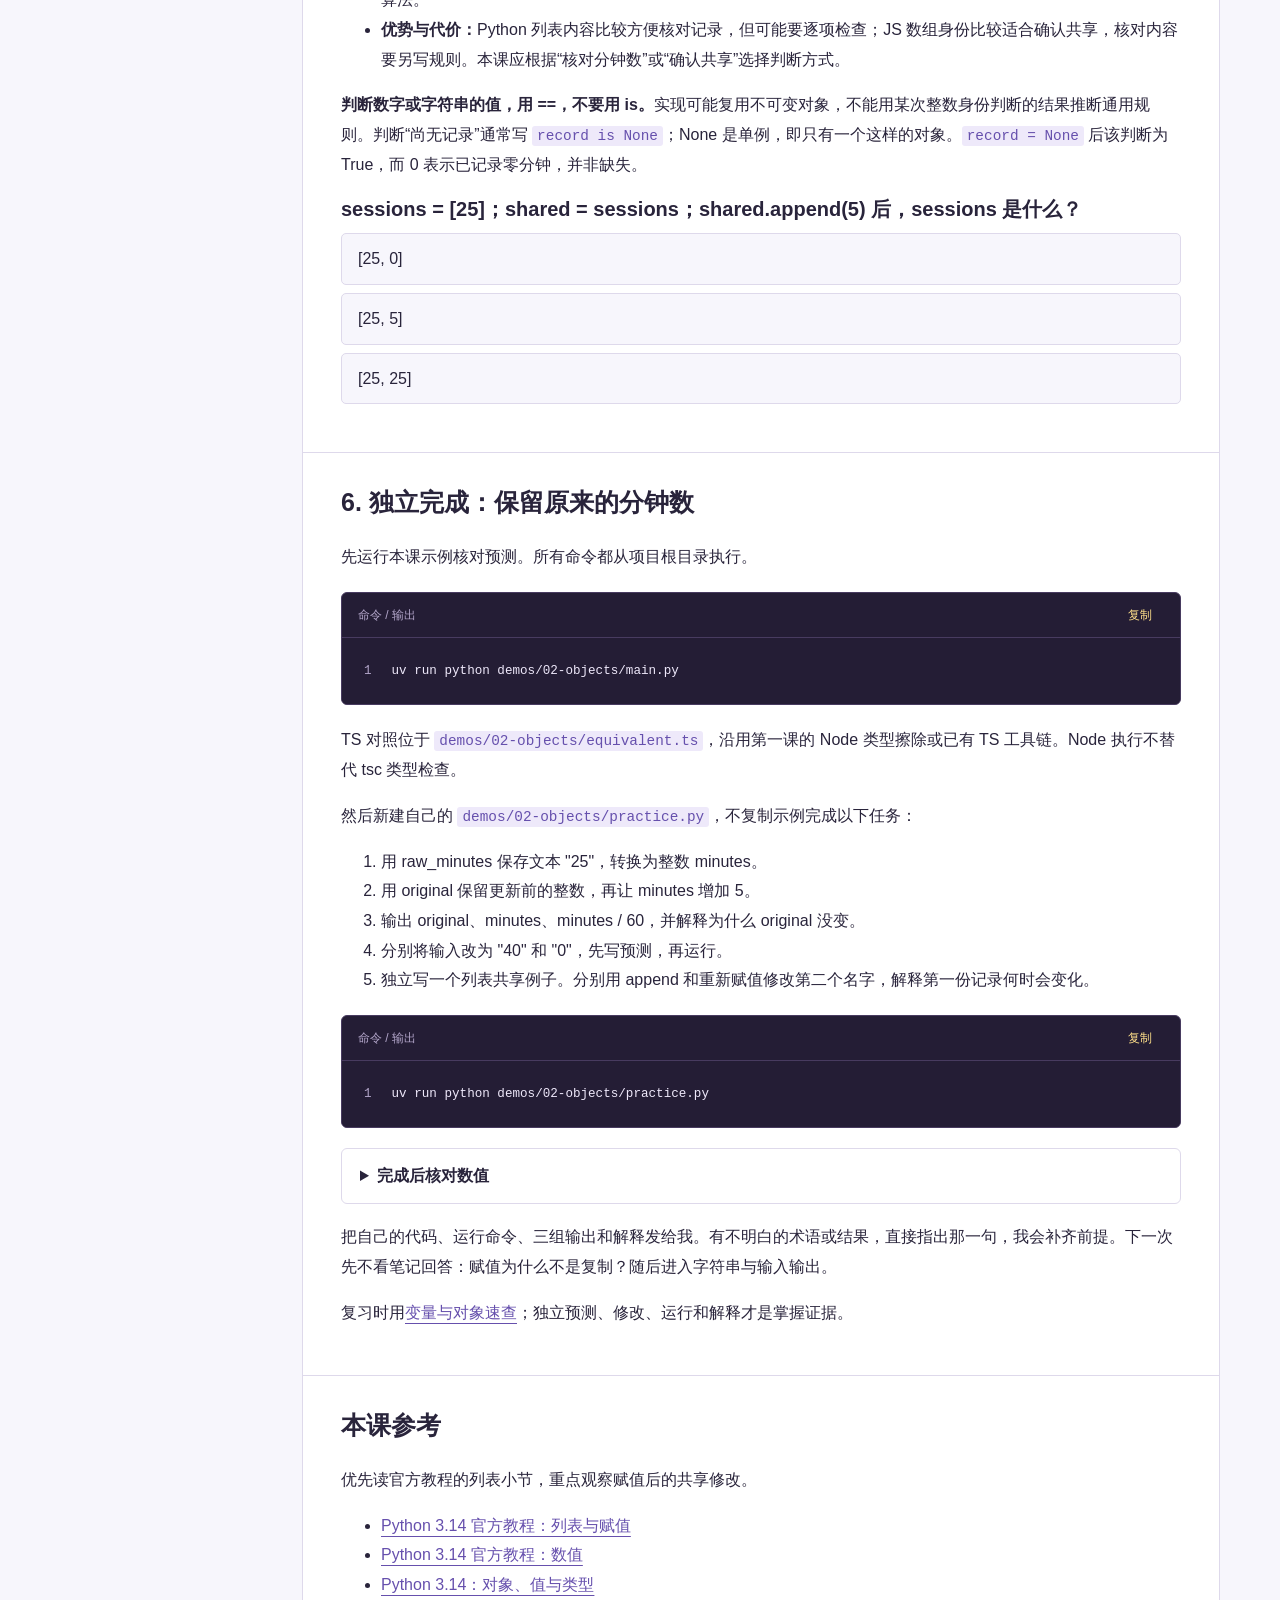
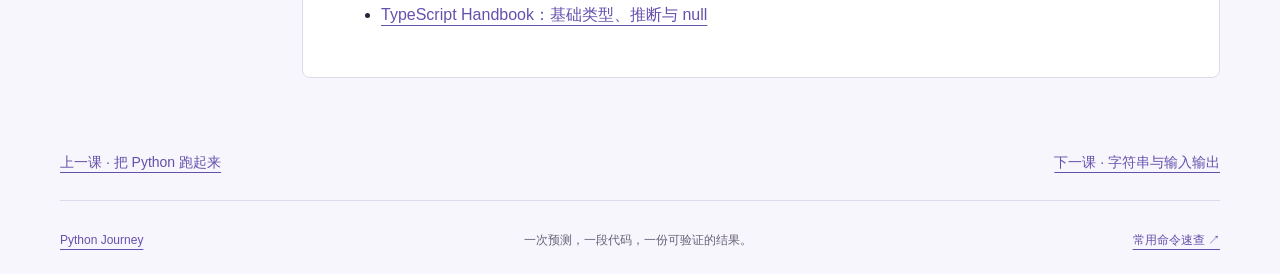
<file: lessons/0002-objects-and-types.html>
<!doctype html>
<html lang="zh-CN">
  <head>
    <meta charset="utf-8" />
    <meta name="viewport" content="width=device-width,initial-scale=1" />
    <meta
      name="description"
      content="Python 学习路线：从基础语法到自动化、数据分析与 Web API 实战。"
    />
    <title>02 · 变量、对象与基础类型 · Python Journey</title>
    <link rel="icon" type="image/svg+xml" href="../assets/python-logo.svg" />
    <link rel="stylesheet" href="../assets/python-theme.css" />
    <script defer src="../assets/courses.js"></script>
    <script defer src="../assets/course-ui.js"></script>
    <script defer src="../assets/vendor/highlight.min.js"></script>
    <script defer src="../assets/highlight-init.js"></script>
    <script defer src="../assets/lesson-reader.js"></script>
    <script defer src="../assets/quiz.js"></script>
  </head>
  <body data-lesson="0002" data-course-root="../">
    <a class="skip-link" href="#content">跳到正文</a>
    <header class="site-header wrap">
      <nav aria-label="主导航">
        <a class="brand" href="../index.html" data-home
          ><img
            src="../assets/python-logo.svg"
            width="40"
            height="40"
            alt=""
          /><span>Python Journey<small>面向 TypeScript 开发者</small></span></a
        >
        <div class="nav-links">
          <a href="../courses.html" data-directory>全部课程</a
          ><a href="../index.html#path-title">学习路线</a
          ><a href="../index.html#projects">实战项目</a
          ><a
            class="nav-start"
            href="../lessons/0001-build-and-run.html"
            data-resume
            >从第一课开始 ↗</a
          >
        </div>
      </nav>
    </header>
    <main id="content" class="wrap">
      <header class="lesson-heading"><p class="eyebrow">LESSON 02 / 基础语法 / 约 25 分钟</p><h1>变量是对象的名字。</h1><p>预测重新赋值与共享修改，让计时数据按预期变化。</p><div class="goal"><strong>本课目标：</strong>解释一次赋值是否共享对象，并独立完成文本分钟数的转换与更新。</div></header><div class="lesson-shell"><aside class="lesson-rail"><nav class="lesson-outline" aria-label="本课目录"><a href="#recall">1. 先回忆，再往前走</a><a href="#binding">2. 赋值让名字指向对象</a><a href="#types">3. 类型属于对象</a><a href="#shared">4. 修改对象，会影响所有共享它的名字</a><a href="#identity">5. 相等不等于同一个对象</a><a href="#exercise">6. 独立完成：保留原来的分钟数</a><a href="#sources">本课参考</a></nav></aside><article class="lesson-article"><section class="lesson-section" id="recall"><h2>1. 先回忆，再往前走</h2><p>不翻笔记，说出运行自己计时脚本的命令，再解释虚拟环境怎样避免两个项目的依赖冲突。如果还卡在运行环境，先回到<a href="0001-build-and-run.html#environment">第一课的环境说明</a>，把具体命令与报错发给我。</p><p>今天继续处理学习时间。目标是预测：给另一个变量赋值以后，修改其中一个，另一个会不会变化？这会影响以后文件清单和数据报告是否意外共享数据。</p></section><section class="lesson-section" id="binding"><h2>2. 赋值让名字指向对象</h2><p><strong>对象是 Python 表示数据的基本单位；变量名是访问对象的名字。</strong>对象有类型、值和身份。类型决定支持哪些操作，身份用于区分“同一个对象”与“值相同的另一个对象”。赋值 <code>=</code> 先计算右边，再把左边的名字绑定到结果对象，不会自动复制对象。</p><p>整数 <code>int</code> 是不可变对象：整数自身的值不能改。下面的加法计算出 30，再让 <code>minutes</code> 指向结果；<code>previous</code> 仍指向 25。先预测输出，再展开解释。</p><pre><code class="language-python">minutes = 25
previous = minutes
minutes = minutes + 5
print(previous, minutes)
</code></pre><pre><code class="language-typescript">let minutes = 25;
const previous = minutes;
minutes = minutes + 5;
console.log(previous, minutes);
</code></pre><details><summary>核对预测</summary><p>两段都输出 <code>25 30</code>。赋值不是建立一个会跟随另一个名字变化的公式。</p></details><ul><li><strong>差异：</strong>Python 无需 let / const；JS 的 const 禁止重新绑定，let 允许重新绑定。</li><li><strong>类比边界：</strong>这里 Python 整数与 JS number 的赋值结果相同，但 JS number 是原始值，不能由此推断两种语言的所有数据模型都一样。</li><li><strong>优势与代价：</strong>Python 写计时脚本简短，但绑定保护要靠约定或检查工具；TS / JS 用 const 表达不重新绑定的意图，多一个声明选择。本例需要更新 minutes，TS / JS 选 let，保存 previous 选 const。</li></ul><p>规则来源：<a href="https://docs.python.org/3.14/reference/datamodel.html#objects-values-and-types">Python 3.14 数据模型</a>。</p></section><section class="lesson-section" id="types"><h2>3. 类型属于对象</h2><p><code>type(value)</code> 返回对象的类型，用于确认眼前的数据是什么。下面几种值会出现在计时脚本里；本课采用 Python 3.14。</p><div class="table-scroll"><table><thead><tr><th>Python 值与类型</th><th>同目标 TS 表达</th><th>差异、边界与选择</th></tr></thead><tbody><tr><td>25：int，整数分钟</td><td>25：number</td><td>Python int 支持任意精度，受内存限制；JS number 仅在安全整数范围内保证整数精确。本课小整数无明显优劣。</td></tr><tr><td>0.5：float，小时比例</td><td>0.5：number</td><td>两者通常都用二进制浮点，不能精确表示所有十进制小数。方便算比例，金额精确对账另选方案。</td></tr><tr><td>True / False：bool，是否完成</td><td>true / false：boolean</td><td><strong>Python 首字母大写。</strong>本课都用于表达真假，无明显优劣。</td></tr><tr><td>"25"：str，文本分钟</td><td>"25"：string</td><td>文本不是数字，计算前需转换；Python str 不可变，JS string 是不可变原始值。</td></tr><tr><td>None：NoneType，尚无记录</td><td>null：显式空值</td><td>可类比“没有值”；<strong>Python 没有独立的 undefined 值</strong>。TS 开启 strictNullChecks 时会区分 null 与 number；Python 执行本身不提供这种静态检查。</td></tr></tbody></table></div><pre><code class="language-python">minutes = 25
print(type(minutes))
minutes = &quot;25&quot;
print(type(minutes))</code></pre><p>依次得到 <code>&lt;class 'int'&gt;</code> 和 <code>&lt;class 'str'&gt;</code>。这是名字换了绑定对象。对应的 TS <code>let minutes = 25; minutes = "25";</code> 会被类型检查器拒绝，因为推断为 number；JS 运行时允许这次赋值。<strong>TS 静态检查、Node 执行与 Python 执行要分开看。</strong>Python 的灵活性适合短脚本，但同名变量反复换类型会增加阅读成本；本课保持 minutes 为整数。</p><p>计算文本分钟时，<code>int("25")</code> 把合法的整数文本转换为整数。<code>"25" + 5</code> 在 Python 中抛出 TypeError；JS 会得到字符串 <code>"255"</code>。Python 的显式转换便于发现类型不匹配，代价是多写转换；JS 拼接方便，但计算时要留意隐式转换。本课输入固定为合法整数文本，无效文本处理留到异常课。</p><pre><code class="language-python">raw_minutes = &quot;25&quot;
minutes = int(raw_minutes)
print(minutes + 5)
print(minutes / 60)</code></pre><pre><code class="language-typescript">const rawMinutes = &quot;25&quot;;
const minutes = Number(rawMinutes);
console.log(minutes + 5);
console.log(minutes / 60);</code></pre><p>都先输出 30，再输出约 0.4167。Python 的整数 <code>/</code> 运算返回 float；JS number 除法仍返回 number。这里转换结果相同，但 int 与 Number 并非通用等价转换器：例如 <code>int("")</code> 报错，<code>Number("")</code> 为 0。</p></section><section class="lesson-section" id="shared"><h2>4. 修改对象，会影响所有共享它的名字</h2><p><strong>可变对象允许在原对象上修改内容。</strong>列表 list 是按顺序保存元素的容器；<code>[25]</code> 创建一个包含整数 25 的列表，<code>.append(5)</code> 在这个列表末尾添加 5。本课用它保存每次学习的分钟数，不展开其他列表操作。</p><pre><code class="language-python">sessions = [25]
shared = sessions
shared.append(5)
print(sessions, shared)</code></pre><pre><code class="language-typescript">const sessions = [25];
const shared = sessions;
shared.push(5);
console.log(sessions, shared);</code></pre><details><summary>先预测两个列表的内容，再看解释</summary><p>两个名字看到的内容都是 <code>[25, 5]</code>。它们指向同一个列表：修改 shared 指向的对象，也能通过 sessions 看到。Node 输出数组的空格排版可能不同。</p></details><ul><li><strong>相同点：</strong>本例 Python list 和 JS Array 都共享对象；简单赋值不会创建独立容器。</li><li><strong>失效边界：</strong>const 保护的是绑定，不能阻止 push；Python 整数的重新赋值也不能类比为列表的原地修改。</li><li><strong>优势与代价：</strong>共享对象省去复制，适合共同维护同一份记录；需要独立修改时容易互相影响。两种语言在本例没有明显优劣，都要明确是否共享。</li></ul><p>现在把 <code>shared.append(5)</code> 换成 <code>shared = [5]</code>，先预测再运行。新写法创建另一个列表并重新绑定 shared；sessions 仍为 <code>[25]</code>。TS 对照若做同样重新绑定，需将 shared 的声明改成 let。</p></section><section class="lesson-section" id="identity"><h2>5. 相等不等于同一个对象</h2><p><code>==</code> 判断相等，<code>is</code> 判断是否为同一个对象。对本课的整数列表，Python <code>==</code> 比较对应元素；我们用两个新建列表区分内容和身份。</p><pre><code class="language-python">a = [25, 5]
b = [25, 5]
c = a
print(a == b)
print(a is b)
print(a is c)</code></pre><pre><code class="language-typescript">const a = [25, 5];
const b = [25, 5];
const c = a;
console.log(a === b);
console.log(a === c);</code></pre><ul><li><strong>差异：</strong>Python 输出 True、False、True；JS 输出 false、true。JS 数组的 === 判断身份，不逐项比较。</li><li><strong>类比边界：</strong>Python is 可类比本例数组的 ===，不能推广到 JS 原始值；Python == 也不是所有对象通用的深度比较算法。</li><li><strong>优势与代价：</strong>Python 列表内容比较方便核对记录，但可能要逐项检查；JS 数组身份比较适合确认共享，核对内容要另写规则。本课应根据“核对分钟数”或“确认共享”选择判断方式。</li></ul><p><strong>判断数字或字符串的值，用 ==，不要用 is。</strong>实现可能复用不可变对象，不能用某次整数身份判断的结果推断通用规则。判断“尚无记录”通常写 <code>record is None</code>；None 是单例，即只有一个这样的对象。<code>record = None</code> 后该判断为 True，而 0 表示已记录零分钟，并非缺失。</p><div data-quiz data-explanation="shared = sessions 共享同一列表，append 修改这个列表。" data-incorrect="再看操作：append 修改对象，赋值才重新绑定。可以重选。"><h3>sessions = [25]；shared = sessions；shared.append(5) 后，sessions 是什么？</h3><button type="button">[25, 0]</button><button type="button" data-correct="true">[25, 5]</button><button type="button">[25, 25]</button><p role="status" aria-live="polite"></p></div></section><section class="lesson-section" id="exercise"><h2>6. 独立完成：保留原来的分钟数</h2><p>先运行本课示例核对预测。所有命令都从项目根目录执行。</p><pre><code class="language-plaintext">uv run python demos/02-objects/main.py</code></pre><p>TS 对照位于 <code>demos/02-objects/equivalent.ts</code>，沿用第一课的 Node 类型擦除或已有 TS 工具链。Node 执行不替代 tsc 类型检查。</p><p>然后新建自己的 <code>demos/02-objects/practice.py</code>，不复制示例完成以下任务：</p><ol><li>用 raw_minutes 保存文本 "25"，转换为整数 minutes。</li><li>用 original 保留更新前的整数，再让 minutes 增加 5。</li><li>输出 original、minutes、minutes / 60，并解释为什么 original 没变。</li><li>分别将输入改为 "40" 和 "0"，先写预测，再运行。</li><li>独立写一个列表共享例子。分别用 append 和重新赋值修改第二个名字，解释第一份记录何时会变化。</li></ol><pre><code class="language-plaintext">uv run python demos/02-objects/practice.py</code></pre><details><summary>完成后核对数值</summary><p>输入 "25"：25、30、0.5；输入 "40"：40、45、0.75；输入 "0"：0、5、约 0.08333333333333333。输出必须来自计算。</p><p>original 保留原整数绑定，minutes 重新绑定到加法结果。共享列表的 append 修改同一对象；第二个名字重新赋值只改变自身绑定。</p></details><p>把自己的代码、运行命令、三组输出和解释发给我。有不明白的术语或结果，直接指出那一句，我会补齐前提。下一次先不看笔记回答：赋值为什么不是复制？随后进入字符串与输入输出。</p><p>复习时用<a href="../reference/objects-and-types.html">变量与对象速查</a>；独立预测、修改、运行和解释才是掌握证据。</p></section><section class="lesson-section" id="sources"><h2>本课参考</h2><p>优先读官方教程的列表小节，重点观察赋值后的共享修改。</p><ul><li><a href="https://docs.python.org/3.14/tutorial/introduction.html#lists">Python 3.14 官方教程：列表与赋值</a></li><li><a href="https://docs.python.org/3.14/tutorial/introduction.html#numbers">Python 3.14 官方教程：数值</a></li><li><a href="https://docs.python.org/3.14/reference/datamodel.html#objects-values-and-types">Python 3.14：对象、值与类型</a></li><li><a href="https://www.typescriptlang.org/docs/handbook/2/everyday-types.html">TypeScript Handbook：基础类型、推断与 null</a></li></ul></section></article></div>
      <nav
        class="lesson-pagination"
        aria-label="课程翻页"
        data-lesson-pagination
      ></nav>
    </main>
    <footer class="site-footer wrap">
      <a href="../index.html">Python Journey</a>
      <p>一次预测，一段代码，一份可验证的结果。</p>
      <a href="../reference/index.html">常用命令速查 ↗</a>
    </footer>
  </body>
</html>
</file>
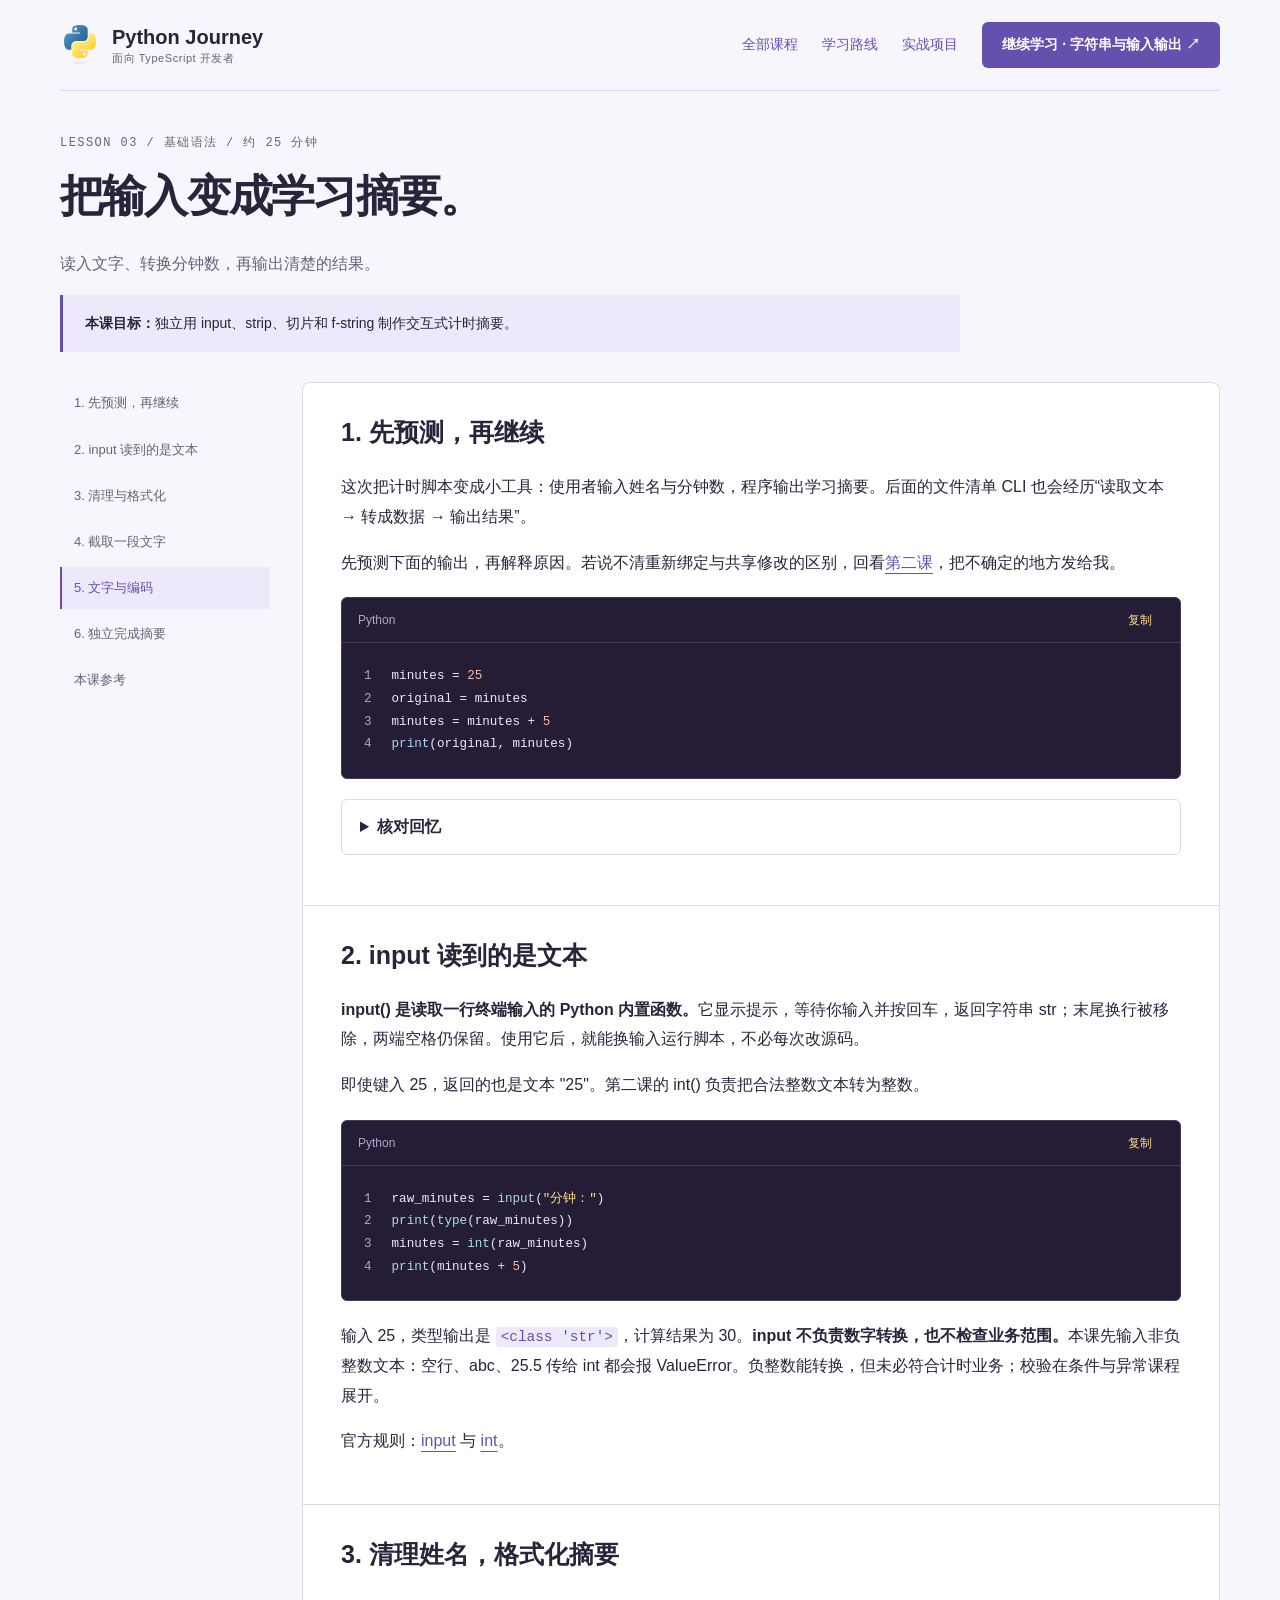
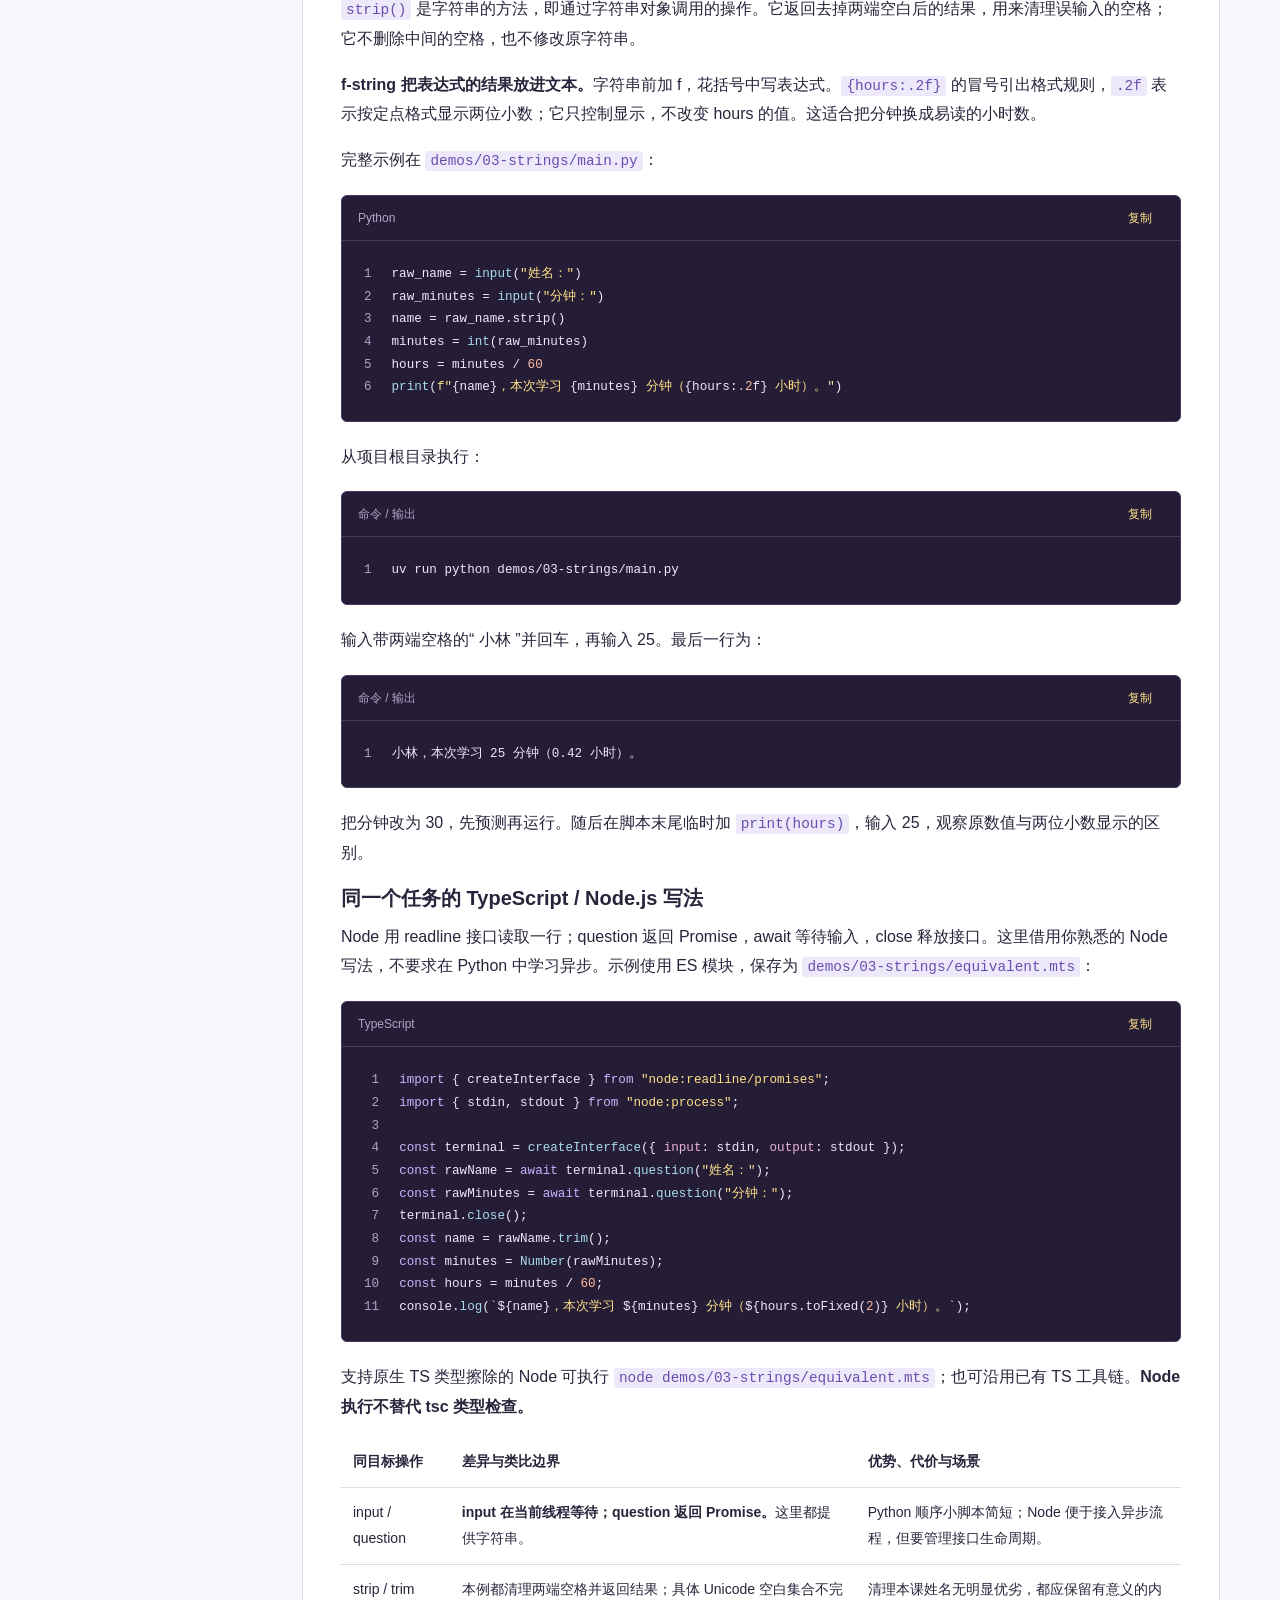
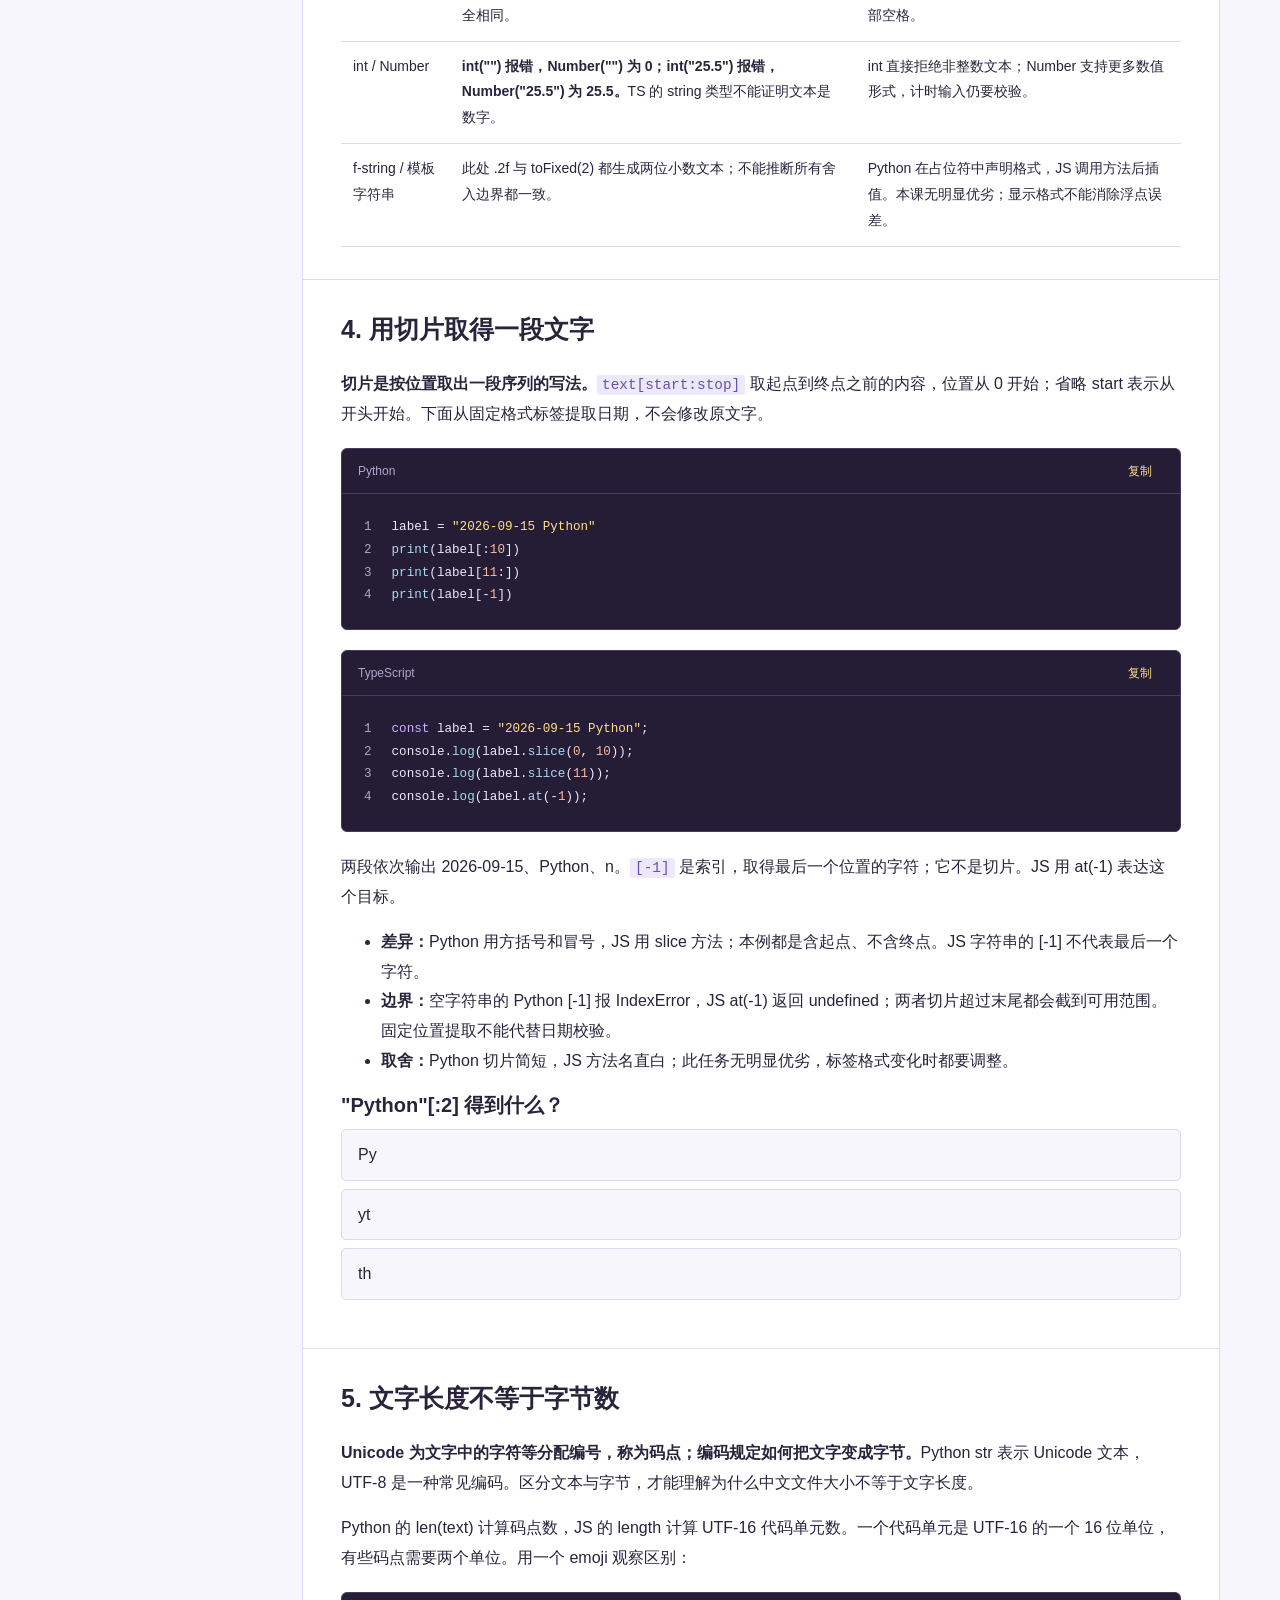
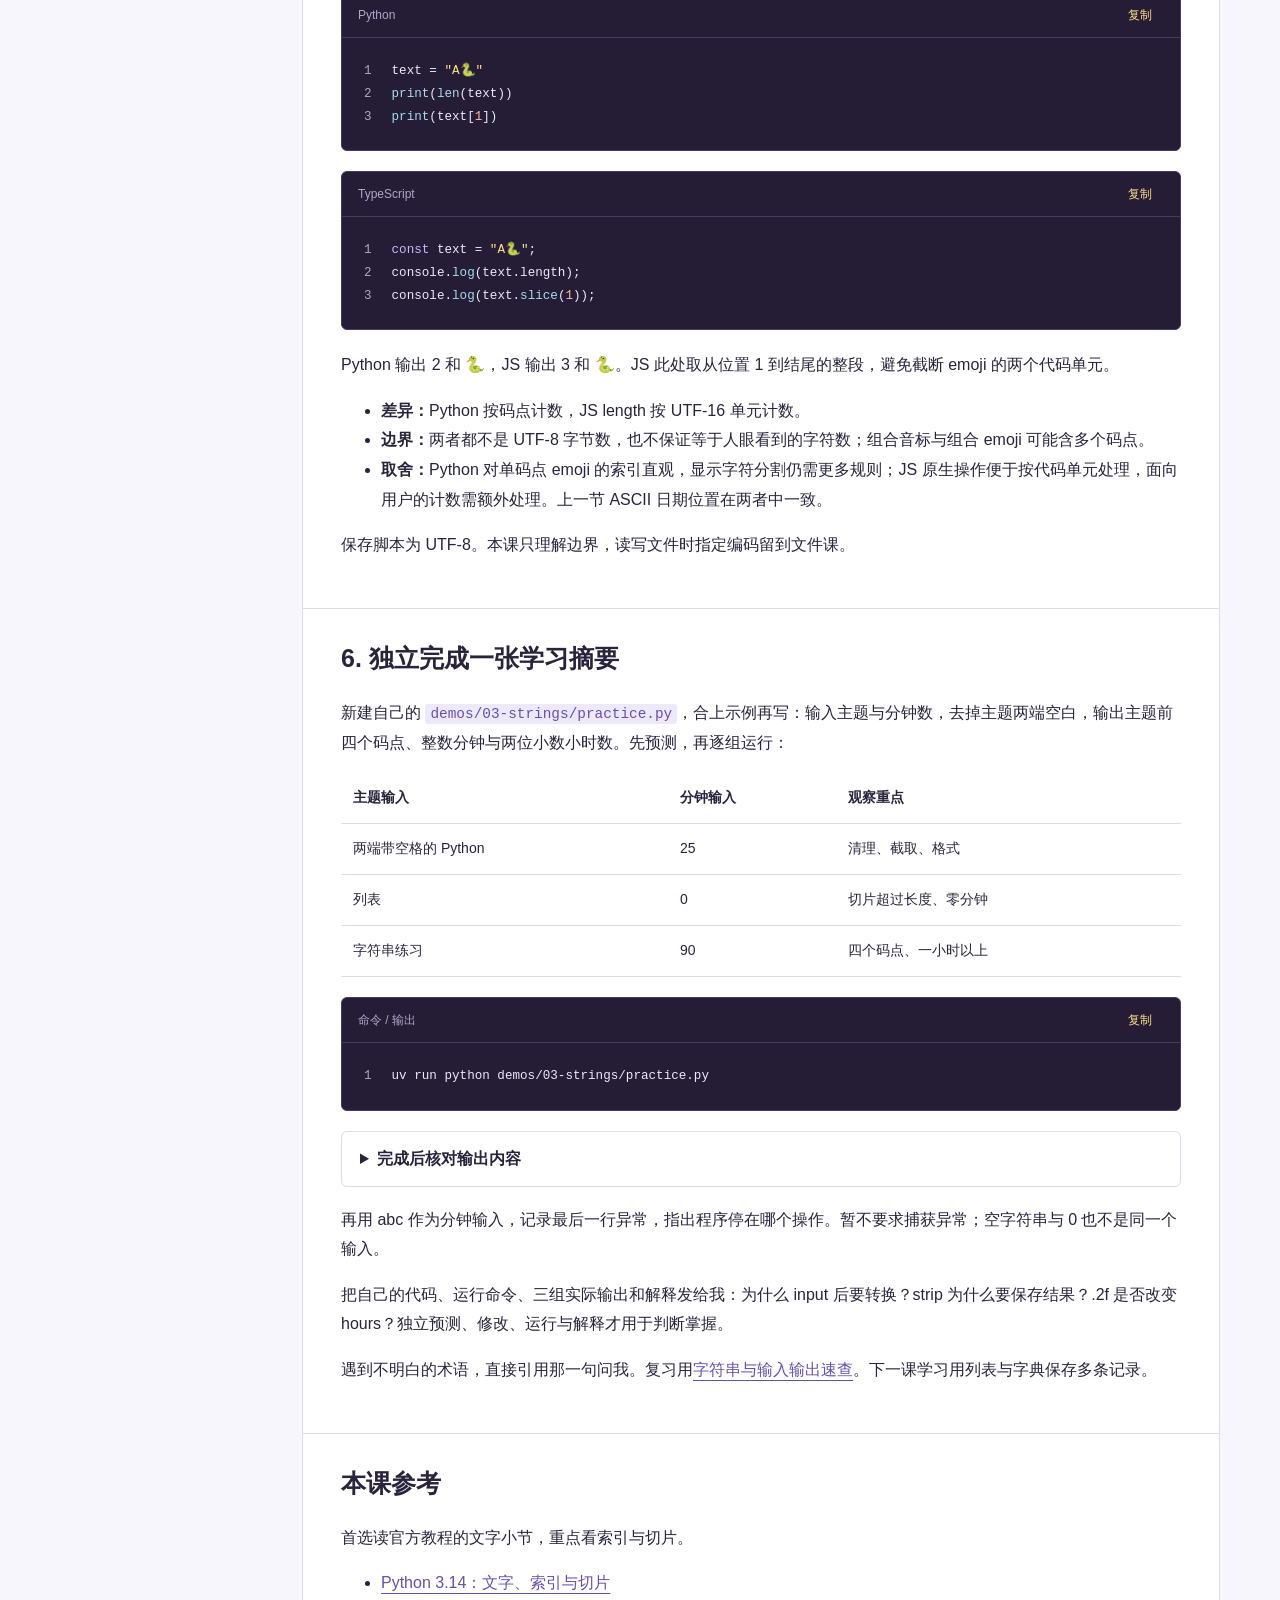
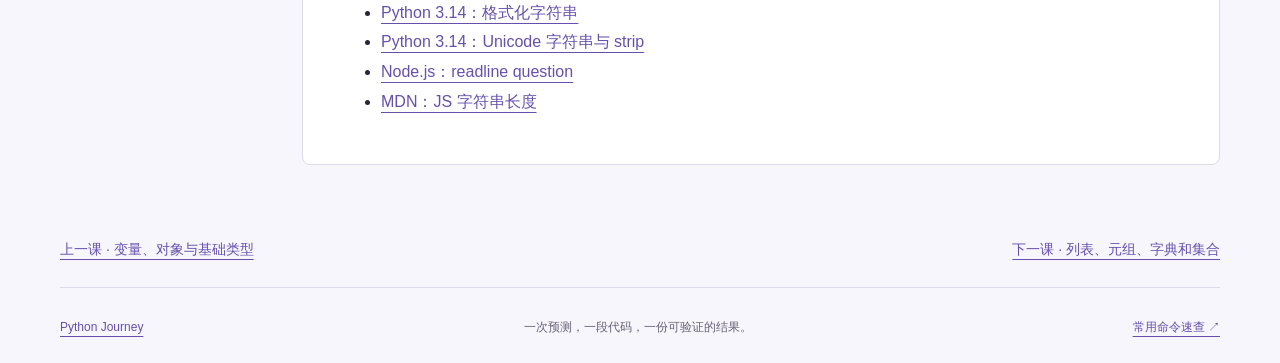
<file: lessons/0003-strings-and-input.html>
<!doctype html>
<html lang="zh-CN">
<head>
  <meta charset="utf-8" />
  <meta name="viewport" content="width=device-width,initial-scale=1" />
  <meta name="description" content="用 Python 读取输入、清理字符串并输出学习摘要。" />
  <title>03 · 字符串与输入输出 · Python Journey</title>
  <link rel="icon" type="image/svg+xml" href="../assets/python-logo.svg" />
  <link rel="stylesheet" href="../assets/python-theme.css" />
  <script defer src="../assets/courses.js"></script>
  <script defer src="../assets/course-ui.js"></script>
  <script defer src="../assets/vendor/highlight.min.js"></script>
  <script defer src="../assets/highlight-init.js"></script>
  <script defer src="../assets/lesson-reader.js"></script>
  <script defer src="../assets/quiz.js"></script>
</head>
<body data-lesson="0003" data-course-root="../">
  <a class="skip-link" href="#content">跳到正文</a>
  <header class="site-header wrap"><nav aria-label="主导航">
    <a class="brand" href="../index.html" data-home><img src="../assets/python-logo.svg" width="40" height="40" alt="" /><span>Python Journey<small>面向 TypeScript 开发者</small></span></a>
    <div class="nav-links"><a href="../courses.html" data-directory>全部课程</a><a href="../index.html#path-title">学习路线</a><a href="../index.html#projects">实战项目</a><a class="nav-start" href="0001-build-and-run.html" data-resume>继续学习 ↗</a></div>
  </nav></header>
  <main id="content" class="wrap">
    <header class="lesson-heading"><p class="eyebrow">LESSON 03 / 基础语法 / 约 25 分钟</p><h1>把输入变成学习摘要。</h1><p>读入文字、转换分钟数，再输出清楚的结果。</p><div class="goal"><strong>本课目标：</strong>独立用 input、strip、切片和 f-string 制作交互式计时摘要。</div></header>
    <div class="lesson-shell">
      <aside class="lesson-rail"><nav class="lesson-outline" aria-label="本课目录">
        <a href="#recall">1. 先预测，再继续</a><a href="#input">2. input 读到的是文本</a><a href="#summary">3. 清理与格式化</a><a href="#slice">4. 截取一段文字</a><a href="#unicode">5. 文字与编码</a><a href="#exercise">6. 独立完成摘要</a><a href="#sources">本课参考</a>
      </nav></aside>
      <article class="lesson-article">
        <section class="lesson-section" id="recall"><h2>1. 先预测，再继续</h2>
          <p>这次把计时脚本变成小工具：使用者输入姓名与分钟数，程序输出学习摘要。后面的文件清单 CLI 也会经历“读取文本 → 转成数据 → 输出结果”。</p>
          <p>先预测下面的输出，再解释原因。若说不清重新绑定与共享修改的区别，回看<a href="0002-objects-and-types.html#shared">第二课</a>，把不确定的地方发给我。</p>
          <pre><code class="language-python">minutes = 25
original = minutes
minutes = minutes + 5
print(original, minutes)</code></pre>
          <details><summary>核对回忆</summary><p>输出 25 30。minutes 重新绑定到加法结果，original 仍绑定到 25。今天的字符串也不可变：清理文字后，需要保存返回的结果。</p></details>
        </section>
        <section class="lesson-section" id="input"><h2>2. input 读到的是文本</h2>
          <p><strong>input() 是读取一行终端输入的 Python 内置函数。</strong>它显示提示，等待你输入并按回车，返回字符串 str；末尾换行被移除，两端空格仍保留。使用它后，就能换输入运行脚本，不必每次改源码。</p>
          <p>即使键入 25，返回的也是文本 "25"。第二课的 int() 负责把合法整数文本转为整数。</p>
          <pre><code class="language-python">raw_minutes = input("分钟：")
print(type(raw_minutes))
minutes = int(raw_minutes)
print(minutes + 5)</code></pre>
          <p>输入 25，类型输出是 <code>&lt;class 'str'&gt;</code>，计算结果为 30。<strong>input 不负责数字转换，也不检查业务范围。</strong>本课先输入非负整数文本：空行、abc、25.5 传给 int 都会报 ValueError。负整数能转换，但未必符合计时业务；校验在条件与异常课程展开。</p>
          <p>官方规则：<a href="https://docs.python.org/3.14/library/functions.html#input">input</a> 与 <a href="https://docs.python.org/3.14/library/functions.html#int">int</a>。</p>
        </section>
        <section class="lesson-section" id="summary"><h2>3. 清理姓名，格式化摘要</h2>
          <p><code>strip()</code> 是字符串的方法，即通过字符串对象调用的操作。它返回去掉两端空白后的结果，用来清理误输入的空格；它不删除中间的空格，也不修改原字符串。</p>
          <p><strong>f-string 把表达式的结果放进文本。</strong>字符串前加 f，花括号中写表达式。<code>{hours:.2f}</code> 的冒号引出格式规则，<code>.2f</code> 表示按定点格式显示两位小数；它只控制显示，不改变 hours 的值。这适合把分钟换成易读的小时数。</p>
          <p>完整示例在 <code>demos/03-strings/main.py</code>：</p>
          <pre><code class="language-python">raw_name = input("姓名：")
raw_minutes = input("分钟：")
name = raw_name.strip()
minutes = int(raw_minutes)
hours = minutes / 60
print(f"{name}，本次学习 {minutes} 分钟（{hours:.2f} 小时）。")</code></pre>
          <p>从项目根目录执行：</p>
          <pre><code class="language-plaintext">uv run python demos/03-strings/main.py</code></pre>
          <p>输入带两端空格的“  小林  ”并回车，再输入 25。最后一行为：</p>
          <pre><code class="language-plaintext">小林，本次学习 25 分钟（0.42 小时）。</code></pre>
          <p>把分钟改为 30，先预测再运行。随后在脚本末尾临时加 <code>print(hours)</code>，输入 25，观察原数值与两位小数显示的区别。</p>
          <h3>同一个任务的 TypeScript / Node.js 写法</h3>
          <p>Node 用 readline 接口读取一行；question 返回 Promise，await 等待输入，close 释放接口。这里借用你熟悉的 Node 写法，不要求在 Python 中学习异步。示例使用 ES 模块，保存为 <code>demos/03-strings/equivalent.mts</code>：</p>
          <pre><code class="language-typescript">import { createInterface } from "node:readline/promises";
import { stdin, stdout } from "node:process";

const terminal = createInterface({ input: stdin, output: stdout });
const rawName = await terminal.question("姓名：");
const rawMinutes = await terminal.question("分钟：");
terminal.close();
const name = rawName.trim();
const minutes = Number(rawMinutes);
const hours = minutes / 60;
console.log(`${name}，本次学习 ${minutes} 分钟（${hours.toFixed(2)} 小时）。`);</code></pre>
          <p>支持原生 TS 类型擦除的 Node 可执行 <code>node demos/03-strings/equivalent.mts</code>；也可沿用已有 TS 工具链。<strong>Node 执行不替代 tsc 类型检查。</strong></p>
          <div class="table-scroll"><table><thead><tr><th>同目标操作</th><th>差异与类比边界</th><th>优势、代价与场景</th></tr></thead><tbody>
            <tr><td>input / question</td><td><strong>input 在当前线程等待；question 返回 Promise。</strong>这里都提供字符串。</td><td>Python 顺序小脚本简短；Node 便于接入异步流程，但要管理接口生命周期。</td></tr>
            <tr><td>strip / trim</td><td>本例都清理两端空格并返回结果；具体 Unicode 空白集合不完全相同。</td><td>清理本课姓名无明显优劣，都应保留有意义的内部空格。</td></tr>
            <tr><td>int / Number</td><td><strong>int("") 报错，Number("") 为 0；int("25.5") 报错，Number("25.5") 为 25.5。</strong>TS 的 string 类型不能证明文本是数字。</td><td>int 直接拒绝非整数文本；Number 支持更多数值形式，计时输入仍要校验。</td></tr>
            <tr><td>f-string / 模板字符串</td><td>此处 .2f 与 toFixed(2) 都生成两位小数文本；不能推断所有舍入边界都一致。</td><td>Python 在占位符中声明格式，JS 调用方法后插值。本课无明显优劣；显示格式不能消除浮点误差。</td></tr>
          </tbody></table></div>
        </section>
        <section class="lesson-section" id="slice"><h2>4. 用切片取得一段文字</h2>
          <p><strong>切片是按位置取出一段序列的写法。</strong><code>text[start:stop]</code> 取起点到终点之前的内容，位置从 0 开始；省略 start 表示从开头开始。下面从固定格式标签提取日期，不会修改原文字。</p>
          <pre><code class="language-python">label = "2026-09-15 Python"
print(label[:10])
print(label[11:])
print(label[-1])</code></pre>
          <pre><code class="language-typescript">const label = "2026-09-15 Python";
console.log(label.slice(0, 10));
console.log(label.slice(11));
console.log(label.at(-1));</code></pre>
          <p>两段依次输出 2026-09-15、Python、n。<code>[-1]</code> 是索引，取得最后一个位置的字符；它不是切片。JS 用 at(-1) 表达这个目标。</p>
          <ul><li><strong>差异：</strong>Python 用方括号和冒号，JS 用 slice 方法；本例都是含起点、不含终点。JS 字符串的 [-1] 不代表最后一个字符。</li><li><strong>边界：</strong>空字符串的 Python [-1] 报 IndexError，JS at(-1) 返回 undefined；两者切片超过末尾都会截到可用范围。固定位置提取不能代替日期校验。</li><li><strong>取舍：</strong>Python 切片简短，JS 方法名直白；此任务无明显优劣，标签格式变化时都要调整。</li></ul>
          <div data-quiz data-explanation="起点 0 包含，终点 2 不包含，因此取位置 0 和 1。" data-incorrect="终点不包含在切片中，再数一下位置 0、1、2。"><h3>"Python"[:2] 得到什么？</h3><button type="button" data-correct="true">Py</button><button type="button">yt</button><button type="button">th</button><p role="status" aria-live="polite"></p></div>
        </section>
        <section class="lesson-section" id="unicode"><h2>5. 文字长度不等于字节数</h2>
          <p><strong>Unicode 为文字中的字符等分配编号，称为码点；编码规定如何把文字变成字节。</strong>Python str 表示 Unicode 文本，UTF-8 是一种常见编码。区分文本与字节，才能理解为什么中文文件大小不等于文字长度。</p>
          <p>Python 的 len(text) 计算码点数，JS 的 length 计算 UTF-16 代码单元数。一个代码单元是 UTF-16 的一个 16 位单位，有些码点需要两个单位。用一个 emoji 观察区别：</p>
          <pre><code class="language-python">text = "A🐍"
print(len(text))
print(text[1])</code></pre>
          <pre><code class="language-typescript">const text = "A🐍";
console.log(text.length);
console.log(text.slice(1));</code></pre>
          <p>Python 输出 2 和 🐍，JS 输出 3 和 🐍。JS 此处取从位置 1 到结尾的整段，避免截断 emoji 的两个代码单元。</p>
          <ul><li><strong>差异：</strong>Python 按码点计数，JS length 按 UTF-16 单元计数。</li><li><strong>边界：</strong>两者都不是 UTF-8 字节数，也不保证等于人眼看到的字符数；组合音标与组合 emoji 可能含多个码点。</li><li><strong>取舍：</strong>Python 对单码点 emoji 的索引直观，显示字符分割仍需更多规则；JS 原生操作便于按代码单元处理，面向用户的计数需额外处理。上一节 ASCII 日期位置在两者中一致。</li></ul>
          <p>保存脚本为 UTF-8。本课只理解边界，读写文件时指定编码留到文件课。</p>
        </section>
        <section class="lesson-section" id="exercise"><h2>6. 独立完成一张学习摘要</h2>
          <p>新建自己的 <code>demos/03-strings/practice.py</code>，合上示例再写：输入主题与分钟数，去掉主题两端空白，输出主题前四个码点、整数分钟与两位小数小时数。先预测，再逐组运行：</p>
          <div class="table-scroll"><table><thead><tr><th>主题输入</th><th>分钟输入</th><th>观察重点</th></tr></thead><tbody><tr><td>两端带空格的 Python</td><td>25</td><td>清理、截取、格式</td></tr><tr><td>列表</td><td>0</td><td>切片超过长度、零分钟</td></tr><tr><td>字符串练习</td><td>90</td><td>四个码点、一小时以上</td></tr></tbody></table></div>
          <pre><code class="language-plaintext">uv run python demos/03-strings/practice.py</code></pre>
          <details><summary>完成后核对输出内容</summary><p>依次包含：Pyth、25、0.42；列表、0、0.00；字符串练、90、1.50。标点自己设计，主题片段与数值必须来自输入和计算。</p></details>
          <p>再用 abc 作为分钟输入，记录最后一行异常，指出程序停在哪个操作。暂不要求捕获异常；空字符串与 0 也不是同一个输入。</p>
          <p>把自己的代码、运行命令、三组实际输出和解释发给我：为什么 input 后要转换？strip 为什么要保存结果？.2f 是否改变 hours？独立预测、修改、运行与解释才用于判断掌握。</p>
          <p>遇到不明白的术语，直接引用那一句问我。复习用<a href="../reference/strings-and-input.html">字符串与输入输出速查</a>。下一课学习用列表与字典保存多条记录。</p>
        </section>
        <section class="lesson-section" id="sources"><h2>本课参考</h2><p>首选读官方教程的文字小节，重点看索引与切片。</p><ul>
          <li><a href="https://docs.python.org/3.14/tutorial/introduction.html#text">Python 3.14：文字、索引与切片</a></li>
          <li><a href="https://docs.python.org/3.14/tutorial/inputoutput.html#formatted-string-literals">Python 3.14：格式化字符串</a></li>
          <li><a href="https://docs.python.org/3.14/library/stdtypes.html#text-sequence-type-str">Python 3.14：Unicode 字符串与 strip</a></li>
          <li><a href="https://nodejs.org/api/readline.html#rlquestionquery-options">Node.js：readline question</a></li>
          <li><a href="https://developer.mozilla.org/en-US/docs/Web/JavaScript/Reference/Global_Objects/String/length">MDN：JS 字符串长度</a></li>
        </ul></section>
      </article>
    </div>
    <nav class="lesson-pagination" aria-label="课程翻页" data-lesson-pagination></nav>
  </main>
  <footer class="site-footer wrap"><a href="../index.html">Python Journey</a><p>一次预测，一段代码，一份可验证的结果。</p><a href="../reference/index.html">常用命令速查 ↗</a></footer>
</body>
</html>
</file>
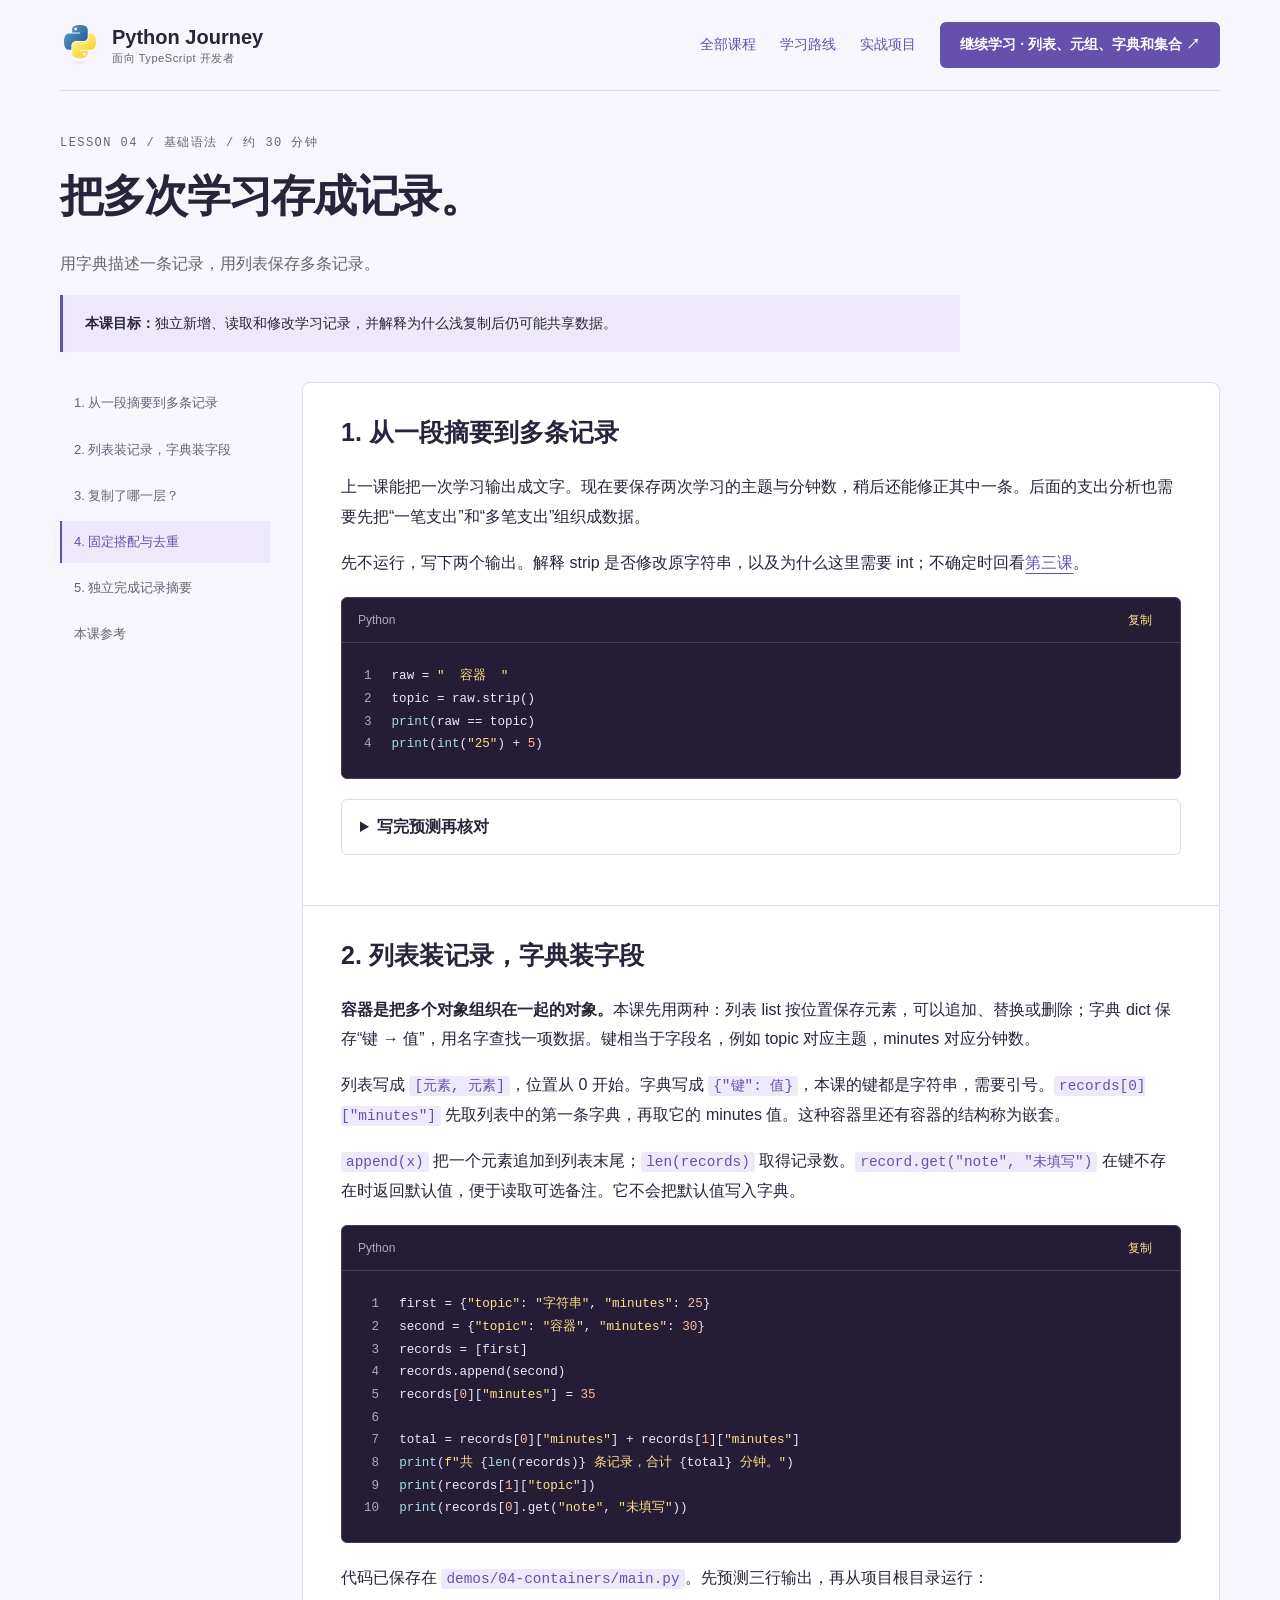
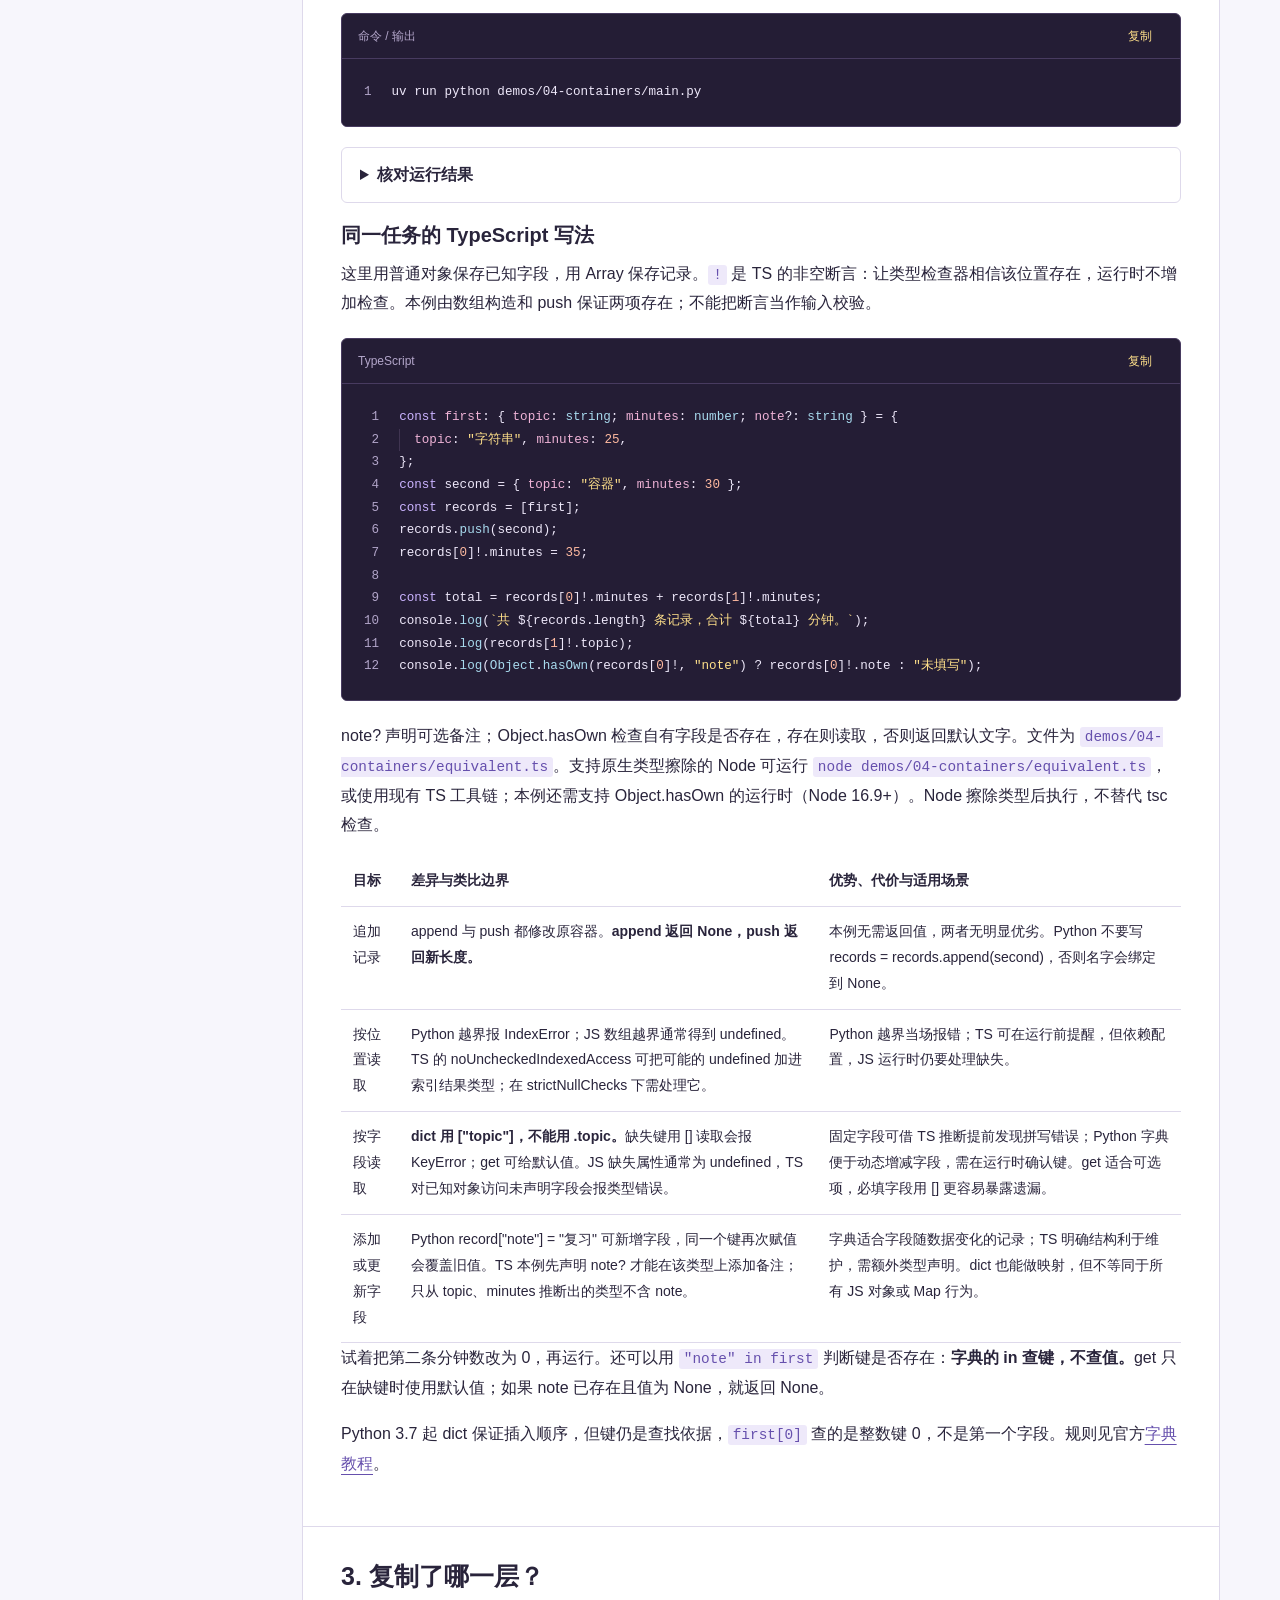
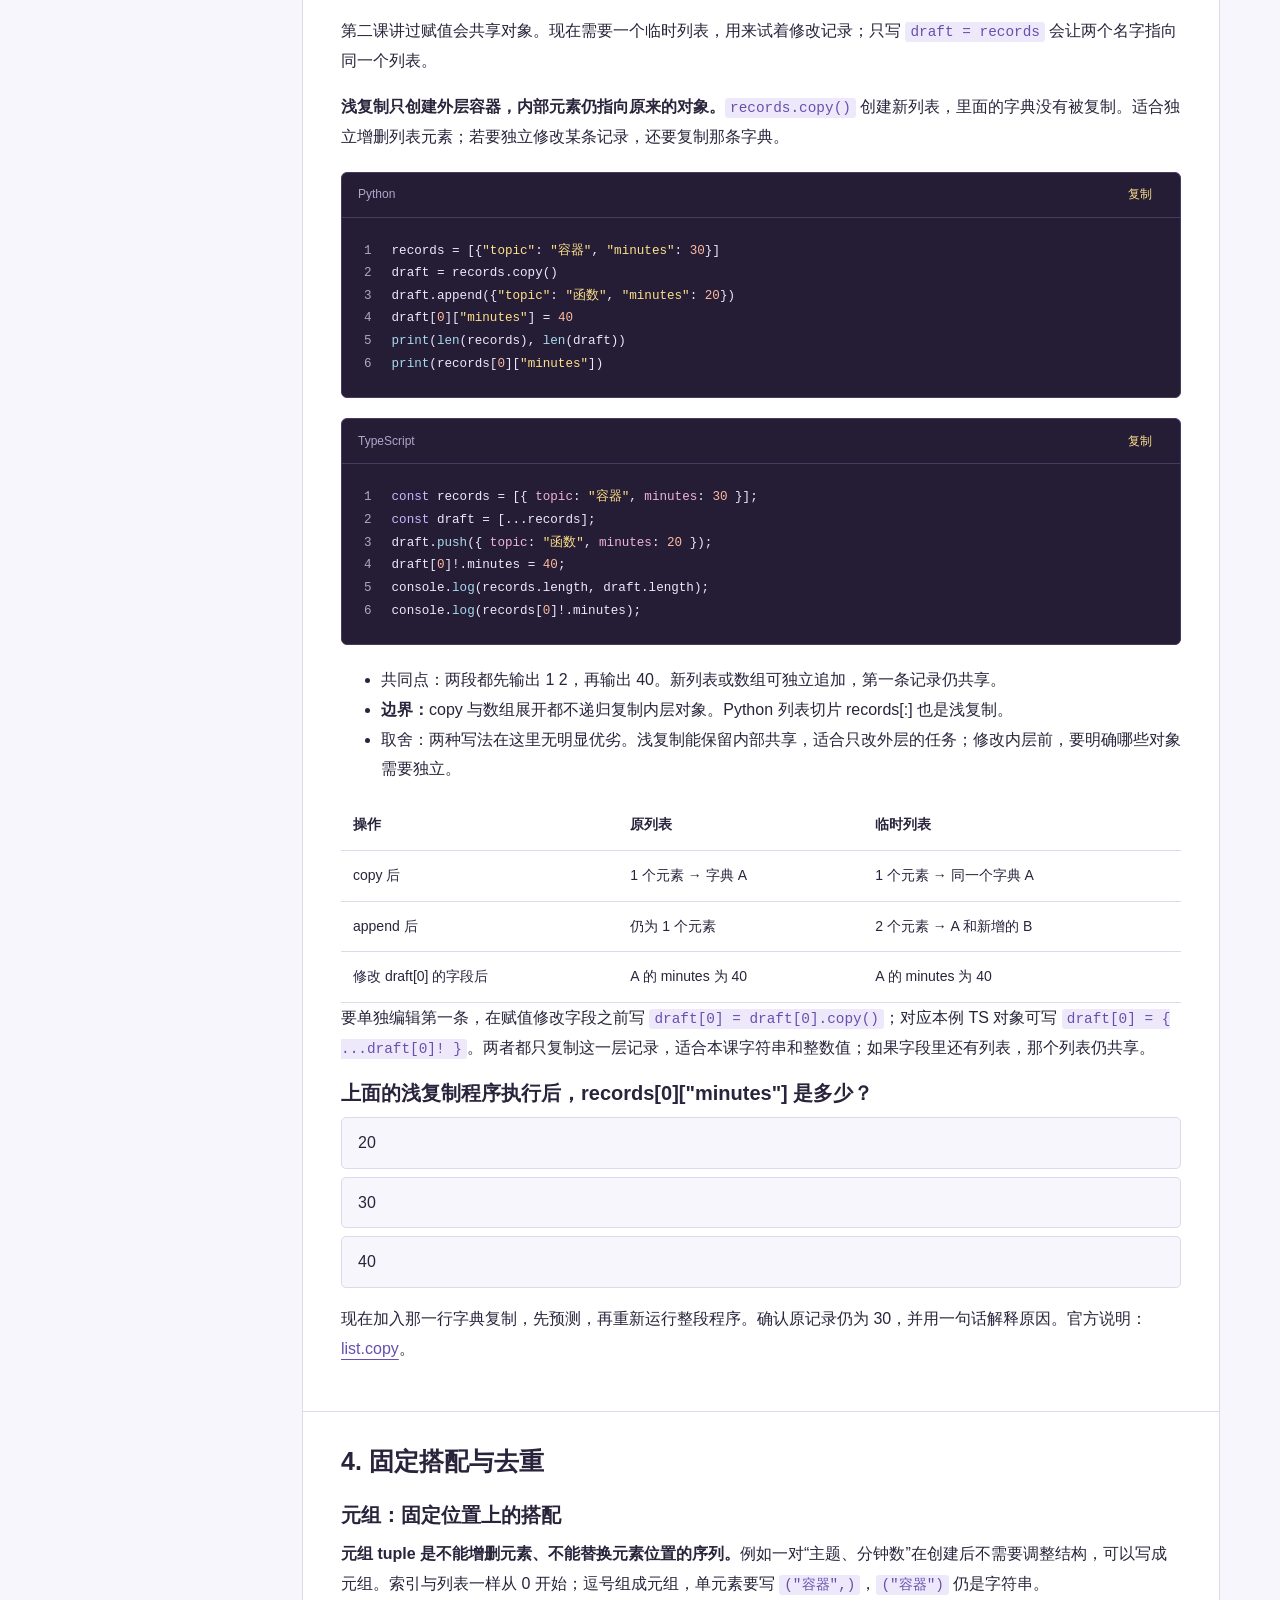
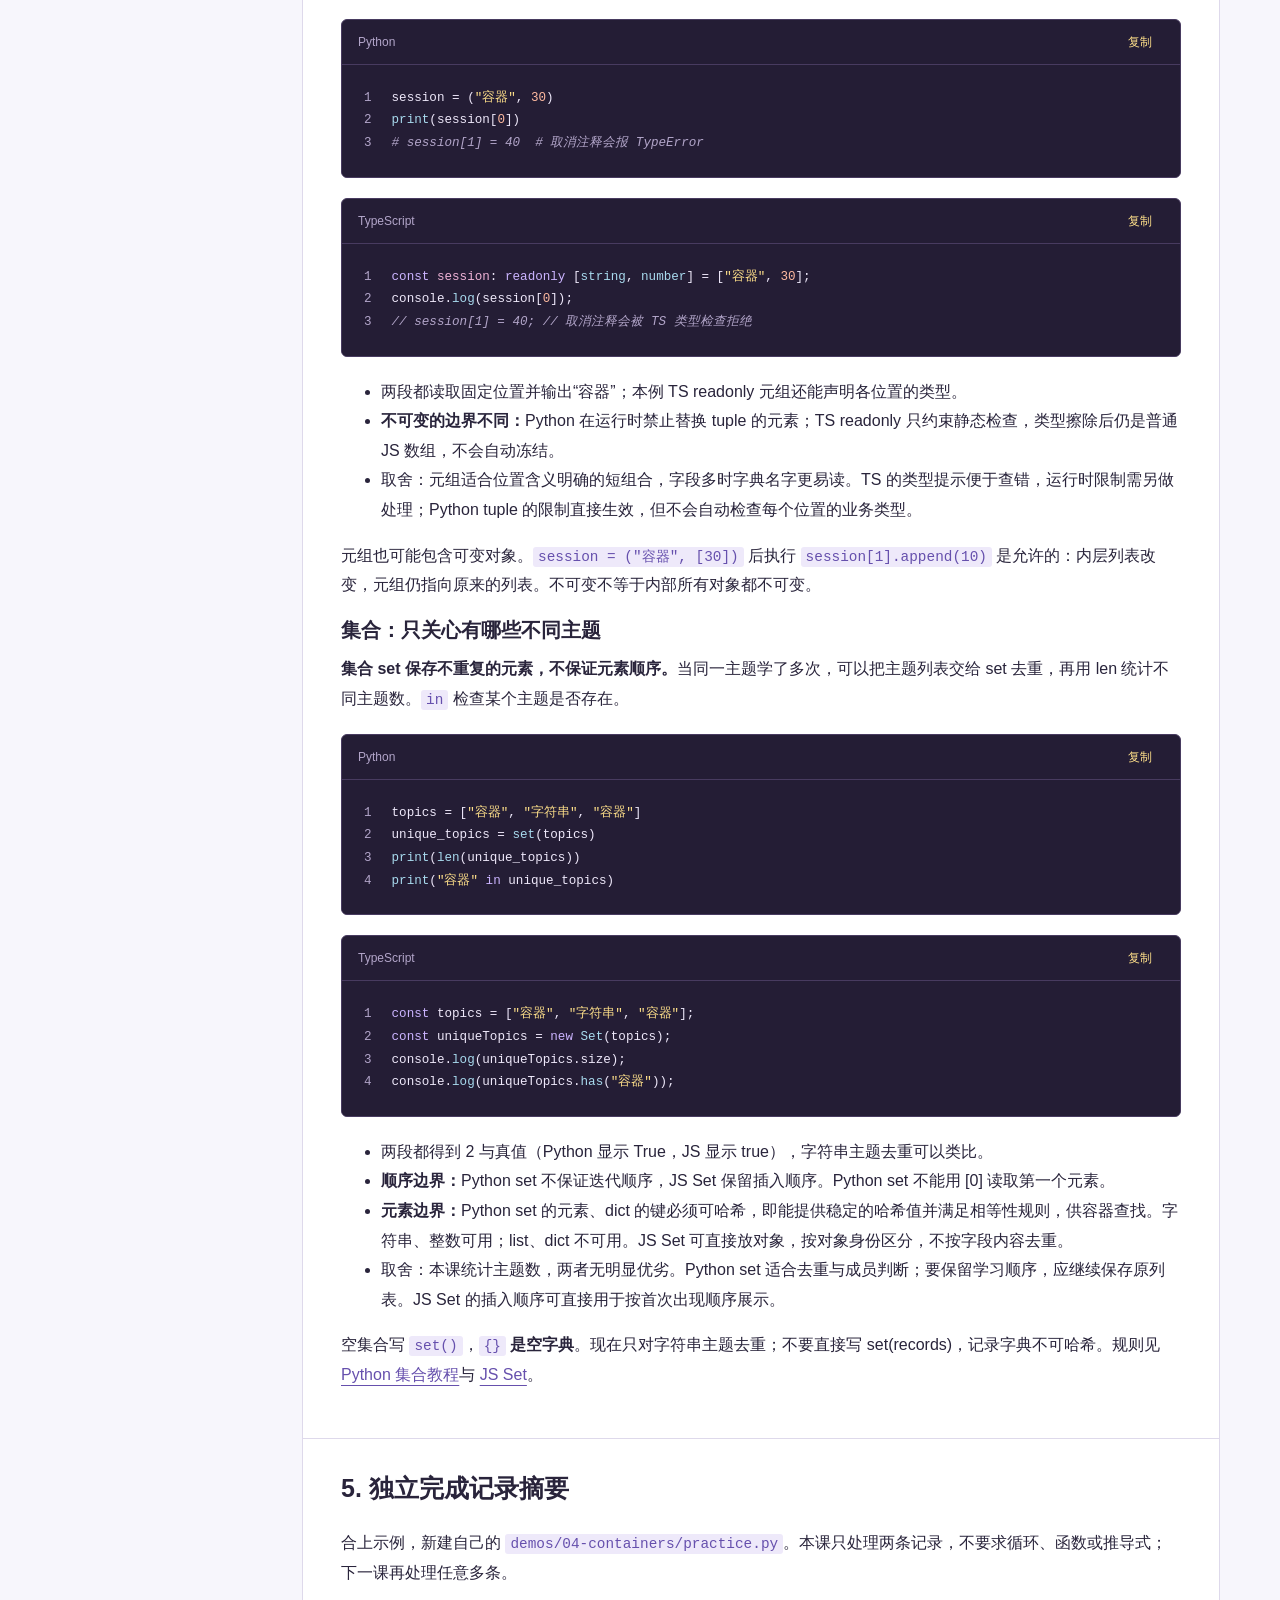
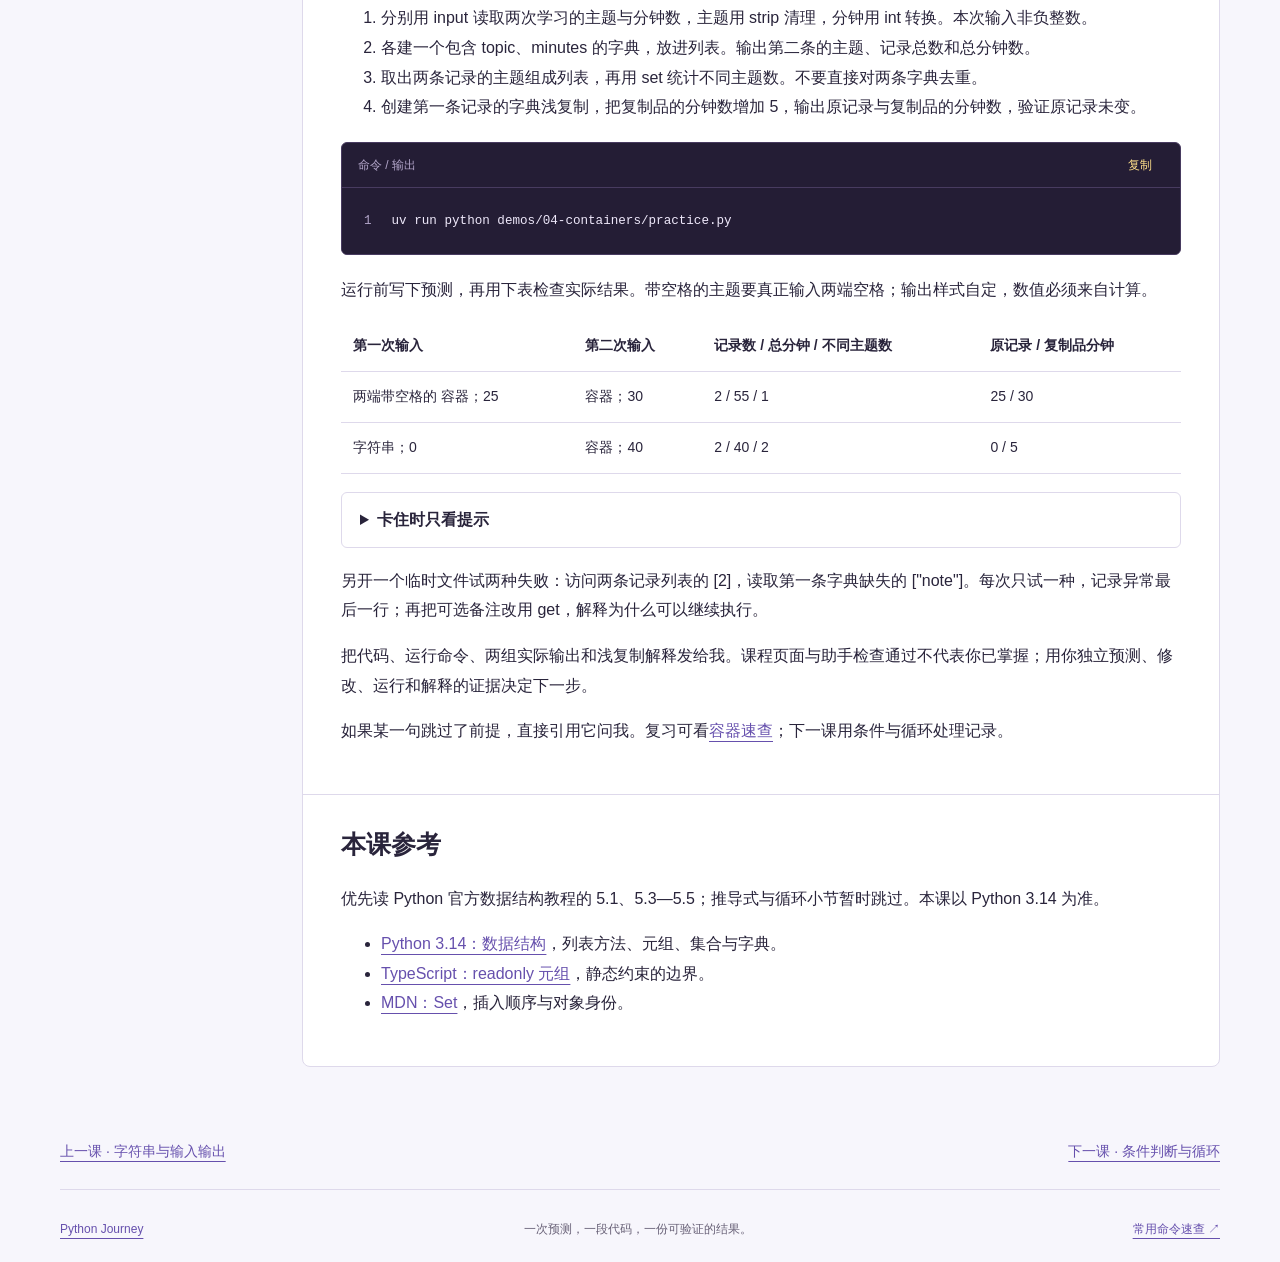
<file: lessons/0004-containers.html>
<!doctype html>
<html lang="zh-CN">
<head>
  <meta charset="utf-8" />
  <meta name="viewport" content="width=device-width,initial-scale=1" />
  <meta name="description" content="用列表与字典保存学习记录，理解元组、集合与浅复制的边界。" />
  <title>04 · 列表、元组、字典和集合 · Python Journey</title>
  <link rel="icon" type="image/svg+xml" href="../assets/python-logo.svg" />
  <link rel="stylesheet" href="../assets/python-theme.css" />
  <script defer src="../assets/courses.js"></script>
  <script defer src="../assets/course-ui.js"></script>
  <script defer src="../assets/vendor/highlight.min.js"></script>
  <script defer src="../assets/highlight-init.js"></script>
  <script defer src="../assets/lesson-reader.js"></script>
  <script defer src="../assets/quiz.js"></script>
</head>
<body data-lesson="0004" data-course-root="../">
  <a class="skip-link" href="#content">跳到正文</a>
  <header class="site-header wrap"><nav aria-label="主导航">
    <a class="brand" href="../index.html" data-home><img src="../assets/python-logo.svg" width="40" height="40" alt="" /><span>Python Journey<small>面向 TypeScript 开发者</small></span></a>
    <div class="nav-links"><a href="../courses.html" data-directory>全部课程</a><a href="../index.html#path-title">学习路线</a><a href="../index.html#projects">实战项目</a><a class="nav-start" href="0001-build-and-run.html" data-resume>继续学习 ↗</a></div>
  </nav></header>
  <main id="content" class="wrap">
    <header class="lesson-heading"><p class="eyebrow">LESSON 04 / 基础语法 / 约 30 分钟</p><h1>把多次学习存成记录。</h1><p>用字典描述一条记录，用列表保存多条记录。</p><div class="goal"><strong>本课目标：</strong>独立新增、读取和修改学习记录，并解释为什么浅复制后仍可能共享数据。</div></header>
    <div class="lesson-shell">
      <aside class="lesson-rail"><nav class="lesson-outline" aria-label="本课目录">
        <a href="#recall">1. 从一段摘要到多条记录</a><a href="#records">2. 列表装记录，字典装字段</a><a href="#copy">3. 复制了哪一层？</a><a href="#choices">4. 固定搭配与去重</a><a href="#exercise">5. 独立完成记录摘要</a><a href="#sources">本课参考</a>
      </nav></aside>
      <article class="lesson-article">
        <section class="lesson-section" id="recall"><h2>1. 从一段摘要到多条记录</h2>
          <p>上一课能把一次学习输出成文字。现在要保存两次学习的主题与分钟数，稍后还能修正其中一条。后面的支出分析也需要先把“一笔支出”和“多笔支出”组织成数据。</p>
          <p>先不运行，写下两个输出。解释 strip 是否修改原字符串，以及为什么这里需要 int；不确定时回看<a href="0003-strings-and-input.html#summary">第三课</a>。</p>
          <pre><code class="language-python">raw = "  容器  "
topic = raw.strip()
print(raw == topic)
print(int("25") + 5)</code></pre>
          <details><summary>写完预测再核对</summary><p>输出 False 和 30。strip 返回清理后的字符串，raw 仍带空格；int 把文本转成整数后才能与整数 5 相加。</p></details>
        </section>
        <section class="lesson-section" id="records"><h2>2. 列表装记录，字典装字段</h2>
          <p><strong>容器是把多个对象组织在一起的对象。</strong>本课先用两种：列表 list 按位置保存元素，可以追加、替换或删除；字典 dict 保存“键 → 值”，用名字查找一项数据。键相当于字段名，例如 topic 对应主题，minutes 对应分钟数。</p>
          <p>列表写成 <code>[元素, 元素]</code>，位置从 0 开始。字典写成 <code>{"键": 值}</code>，本课的键都是字符串，需要引号。<code>records[0]["minutes"]</code> 先取列表中的第一条字典，再取它的 minutes 值。这种容器里还有容器的结构称为嵌套。</p>
          <p><code>append(x)</code> 把一个元素追加到列表末尾；<code>len(records)</code> 取得记录数。<code>record.get("note", "未填写")</code> 在键不存在时返回默认值，便于读取可选备注。它不会把默认值写入字典。</p>
          <pre><code class="language-python">first = {"topic": "字符串", "minutes": 25}
second = {"topic": "容器", "minutes": 30}
records = [first]
records.append(second)
records[0]["minutes"] = 35

total = records[0]["minutes"] + records[1]["minutes"]
print(f"共 {len(records)} 条记录，合计 {total} 分钟。")
print(records[1]["topic"])
print(records[0].get("note", "未填写"))</code></pre>
          <p>代码已保存在 <code>demos/04-containers/main.py</code>。先预测三行输出，再从项目根目录运行：</p>
          <pre><code class="language-plaintext">uv run python demos/04-containers/main.py</code></pre>
          <details><summary>核对运行结果</summary><pre><code class="language-plaintext">共 2 条记录，合计 65 分钟。
容器
未填写</code></pre><p>第一条从 25 改为 35，再与第二条的 30 相加。first 与 records[0] 指向同一个字典，因此 first["minutes"] 也变为 35。</p></details>
          <h3>同一任务的 TypeScript 写法</h3>
          <p>这里用普通对象保存已知字段，用 Array 保存记录。<code>!</code> 是 TS 的非空断言：让类型检查器相信该位置存在，运行时不增加检查。本例由数组构造和 push 保证两项存在；不能把断言当作输入校验。</p>
          <pre><code class="language-typescript">const first: { topic: string; minutes: number; note?: string } = {
  topic: "字符串", minutes: 25,
};
const second = { topic: "容器", minutes: 30 };
const records = [first];
records.push(second);
records[0]!.minutes = 35;

const total = records[0]!.minutes + records[1]!.minutes;
console.log(`共 ${records.length} 条记录，合计 ${total} 分钟。`);
console.log(records[1]!.topic);
console.log(Object.hasOwn(records[0]!, "note") ? records[0]!.note : "未填写");</code></pre>
          <p>note? 声明可选备注；Object.hasOwn 检查自有字段是否存在，存在则读取，否则返回默认文字。文件为 <code>demos/04-containers/equivalent.ts</code>。支持原生类型擦除的 Node 可运行 <code>node demos/04-containers/equivalent.ts</code>，或使用现有 TS 工具链；本例还需支持 Object.hasOwn 的运行时（Node 16.9+）。Node 擦除类型后执行，不替代 tsc 检查。</p>
          <div class="table-scroll"><table><thead><tr><th>目标</th><th>差异与类比边界</th><th>优势、代价与适用场景</th></tr></thead><tbody>
            <tr><td>追加记录</td><td>append 与 push 都修改原容器。<strong>append 返回 None，push 返回新长度。</strong></td><td>本例无需返回值，两者无明显优劣。Python 不要写 records = records.append(second)，否则名字会绑定到 None。</td></tr>
            <tr><td>按位置读取</td><td>Python 越界报 IndexError；JS 数组越界通常得到 undefined。TS 的 noUncheckedIndexedAccess 可把可能的 undefined 加进索引结果类型；在 strictNullChecks 下需处理它。</td><td>Python 越界当场报错；TS 可在运行前提醒，但依赖配置，JS 运行时仍要处理缺失。</td></tr>
            <tr><td>按字段读取</td><td><strong>dict 用 ["topic"]，不能用 .topic。</strong>缺失键用 [] 读取会报 KeyError；get 可给默认值。JS 缺失属性通常为 undefined，TS 对已知对象访问未声明字段会报类型错误。</td><td>固定字段可借 TS 推断提前发现拼写错误；Python 字典便于动态增减字段，需在运行时确认键。get 适合可选项，必填字段用 [] 更容易暴露遗漏。</td></tr>
            <tr><td>添加或更新字段</td><td>Python record["note"] = "复习" 可新增字段，同一个键再次赋值会覆盖旧值。TS 本例先声明 note? 才能在该类型上添加备注；只从 topic、minutes 推断出的类型不含 note。</td><td>字典适合字段随数据变化的记录；TS 明确结构利于维护，需额外类型声明。dict 也能做映射，但不等同于所有 JS 对象或 Map 行为。</td></tr>
          </tbody></table></div>
          <p>试着把第二条分钟数改为 0，再运行。还可以用 <code>"note" in first</code> 判断键是否存在：<strong>字典的 in 查键，不查值。</strong>get 只在缺键时使用默认值；如果 note 已存在且值为 None，就返回 None。</p>
          <p>Python 3.7 起 dict 保证插入顺序，但键仍是查找依据，<code>first[0]</code> 查的是整数键 0，不是第一个字段。规则见官方<a href="https://docs.python.org/3.14/tutorial/datastructures.html#dictionaries">字典教程</a>。</p>
        </section>
        <section class="lesson-section" id="copy"><h2>3. 复制了哪一层？</h2>
          <p>第二课讲过赋值会共享对象。现在需要一个临时列表，用来试着修改记录；只写 <code>draft = records</code> 会让两个名字指向同一个列表。</p>
          <p><strong>浅复制只创建外层容器，内部元素仍指向原来的对象。</strong><code>records.copy()</code> 创建新列表，里面的字典没有被复制。适合独立增删列表元素；若要独立修改某条记录，还要复制那条字典。</p>
          <pre><code class="language-python">records = [{"topic": "容器", "minutes": 30}]
draft = records.copy()
draft.append({"topic": "函数", "minutes": 20})
draft[0]["minutes"] = 40
print(len(records), len(draft))
print(records[0]["minutes"])</code></pre>
          <pre><code class="language-typescript">const records = [{ topic: "容器", minutes: 30 }];
const draft = [...records];
draft.push({ topic: "函数", minutes: 20 });
draft[0]!.minutes = 40;
console.log(records.length, draft.length);
console.log(records[0]!.minutes);</code></pre>
          <ul><li>共同点：两段都先输出 1 2，再输出 40。新列表或数组可独立追加，第一条记录仍共享。</li><li><strong>边界：</strong>copy 与数组展开都不递归复制内层对象。Python 列表切片 records[:] 也是浅复制。</li><li>取舍：两种写法在这里无明显优劣。浅复制能保留内部共享，适合只改外层的任务；修改内层前，要明确哪些对象需要独立。</li></ul>
          <div class="table-scroll"><table><thead><tr><th>操作</th><th>原列表</th><th>临时列表</th></tr></thead><tbody><tr><td>copy 后</td><td>1 个元素 → 字典 A</td><td>1 个元素 → 同一个字典 A</td></tr><tr><td>append 后</td><td>仍为 1 个元素</td><td>2 个元素 → A 和新增的 B</td></tr><tr><td>修改 draft[0] 的字段后</td><td>A 的 minutes 为 40</td><td>A 的 minutes 为 40</td></tr></tbody></table></div>
          <p>要单独编辑第一条，在赋值修改字段之前写 <code>draft[0] = draft[0].copy()</code>；对应本例 TS 对象可写 <code>draft[0] = { ...draft[0]! }</code>。两者都只复制这一层记录，适合本课字符串和整数值；如果字段里还有列表，那个列表仍共享。</p>
          <div data-quiz data-explanation="draft 是新列表，但 draft[0] 与 records[0] 最初指向同一个字典。" data-incorrect="先分别检查外层列表和第一条字典：哪一层真正调用了 copy？"><h3>上面的浅复制程序执行后，records[0]["minutes"] 是多少？</h3><button type="button">20</button><button type="button">30</button><button type="button" data-correct="true">40</button><p role="status" aria-live="polite"></p></div>
          <p>现在加入那一行字典复制，先预测，再重新运行整段程序。确认原记录仍为 30，并用一句话解释原因。官方说明：<a href="https://docs.python.org/3.14/tutorial/datastructures.html#more-on-lists">list.copy</a>。</p>
        </section>
        <section class="lesson-section" id="choices"><h2>4. 固定搭配与去重</h2>
          <h3>元组：固定位置上的搭配</h3>
          <p><strong>元组 tuple 是不能增删元素、不能替换元素位置的序列。</strong>例如一对“主题、分钟数”在创建后不需要调整结构，可以写成元组。索引与列表一样从 0 开始；逗号组成元组，单元素要写 <code>("容器",)</code>，<code>("容器")</code> 仍是字符串。</p>
          <pre><code class="language-python">session = ("容器", 30)
print(session[0])
# session[1] = 40  # 取消注释会报 TypeError</code></pre>
          <pre><code class="language-typescript">const session: readonly [string, number] = ["容器", 30];
console.log(session[0]);
// session[1] = 40; // 取消注释会被 TS 类型检查拒绝</code></pre>
          <ul><li>两段都读取固定位置并输出“容器”；本例 TS readonly 元组还能声明各位置的类型。</li><li><strong>不可变的边界不同：</strong>Python 在运行时禁止替换 tuple 的元素；TS readonly 只约束静态检查，类型擦除后仍是普通 JS 数组，不会自动冻结。</li><li>取舍：元组适合位置含义明确的短组合，字段多时字典名字更易读。TS 的类型提示便于查错，运行时限制需另做处理；Python tuple 的限制直接生效，但不会自动检查每个位置的业务类型。</li></ul>
          <p>元组也可能包含可变对象。<code>session = ("容器", [30])</code> 后执行 <code>session[1].append(10)</code> 是允许的：内层列表改变，元组仍指向原来的列表。不可变不等于内部所有对象都不可变。</p>
          <h3>集合：只关心有哪些不同主题</h3>
          <p><strong>集合 set 保存不重复的元素，不保证元素顺序。</strong>当同一主题学了多次，可以把主题列表交给 set 去重，再用 len 统计不同主题数。<code>in</code> 检查某个主题是否存在。</p>
          <pre><code class="language-python">topics = ["容器", "字符串", "容器"]
unique_topics = set(topics)
print(len(unique_topics))
print("容器" in unique_topics)</code></pre>
          <pre><code class="language-typescript">const topics = ["容器", "字符串", "容器"];
const uniqueTopics = new Set(topics);
console.log(uniqueTopics.size);
console.log(uniqueTopics.has("容器"));</code></pre>
          <ul><li>两段都得到 2 与真值（Python 显示 True，JS 显示 true），字符串主题去重可以类比。</li><li><strong>顺序边界：</strong>Python set 不保证迭代顺序，JS Set 保留插入顺序。Python set 不能用 [0] 读取第一个元素。</li><li><strong>元素边界：</strong>Python set 的元素、dict 的键必须可哈希，即能提供稳定的哈希值并满足相等性规则，供容器查找。字符串、整数可用；list、dict 不可用。JS Set 可直接放对象，按对象身份区分，不按字段内容去重。</li><li>取舍：本课统计主题数，两者无明显优劣。Python set 适合去重与成员判断；要保留学习顺序，应继续保存原列表。JS Set 的插入顺序可直接用于按首次出现顺序展示。</li></ul>
          <p>空集合写 <code>set()</code>，<strong><code>{}</code> 是空字典</strong>。现在只对字符串主题去重；不要直接写 set(records)，记录字典不可哈希。规则见<a href="https://docs.python.org/3.14/tutorial/datastructures.html#sets">Python 集合教程</a>与 <a href="https://developer.mozilla.org/en-US/docs/Web/JavaScript/Reference/Global_Objects/Set">JS Set</a>。</p>
        </section>
        <section class="lesson-section" id="exercise"><h2>5. 独立完成记录摘要</h2>
          <p>合上示例，新建自己的 <code>demos/04-containers/practice.py</code>。本课只处理两条记录，不要求循环、函数或推导式；下一课再处理任意多条。</p>
          <ol><li>分别用 input 读取两次学习的主题与分钟数，主题用 strip 清理，分钟用 int 转换。本次输入非负整数。</li><li>各建一个包含 topic、minutes 的字典，放进列表。输出第二条的主题、记录总数和总分钟数。</li><li>取出两条记录的主题组成列表，再用 set 统计不同主题数。不要直接对两条字典去重。</li><li>创建第一条记录的字典浅复制，把复制品的分钟数增加 5，输出原记录与复制品的分钟数，验证原记录未变。</li></ol>
          <pre><code class="language-plaintext">uv run python demos/04-containers/practice.py</code></pre>
          <p>运行前写下预测，再用下表检查实际结果。带空格的主题要真正输入两端空格；输出样式自定，数值必须来自计算。</p>
          <div class="table-scroll"><table><thead><tr><th>第一次输入</th><th>第二次输入</th><th>记录数 / 总分钟 / 不同主题数</th><th>原记录 / 复制品分钟</th></tr></thead><tbody><tr><td>两端带空格的 容器；25</td><td>容器；30</td><td>2 / 55 / 1</td><td>25 / 30</td></tr><tr><td>字符串；0</td><td>容器；40</td><td>2 / 40 / 2</td><td>0 / 5</td></tr></tbody></table></div>
          <details><summary>卡住时只看提示</summary><p>先写一个字典，再写第二个。总分钟数先用两个索引相加；不同主题数可按“主题列表 → set → len”分步计算。复制品要对第一条字典调用 copy，而不是只复制外层列表。</p></details>
          <p>另开一个临时文件试两种失败：访问两条记录列表的 [2]，读取第一条字典缺失的 ["note"]。每次只试一种，记录异常最后一行；再把可选备注改用 get，解释为什么可以继续执行。</p>
          <p>把代码、运行命令、两组实际输出和浅复制解释发给我。课程页面与助手检查通过不代表你已掌握；用你独立预测、修改、运行和解释的证据决定下一步。</p>
          <p>如果某一句跳过了前提，直接引用它问我。复习可看<a href="../reference/containers.html">容器速查</a>；下一课用条件与循环处理记录。</p>
        </section>
        <section class="lesson-section" id="sources"><h2>本课参考</h2><p>优先读 Python 官方数据结构教程的 5.1、5.3—5.5；推导式与循环小节暂时跳过。本课以 Python 3.14 为准。</p><ul>
          <li><a href="https://docs.python.org/3.14/tutorial/datastructures.html">Python 3.14：数据结构</a>，列表方法、元组、集合与字典。</li>
          <li><a href="https://www.typescriptlang.org/docs/handbook/2/objects.html#readonly-tuple-types">TypeScript：readonly 元组</a>，静态约束的边界。</li>
          <li><a href="https://developer.mozilla.org/en-US/docs/Web/JavaScript/Reference/Global_Objects/Set">MDN：Set</a>，插入顺序与对象身份。</li>
        </ul></section>
      </article>
    </div>
    <nav class="lesson-pagination" aria-label="课程翻页" data-lesson-pagination></nav>
  </main>
  <footer class="site-footer wrap"><a href="../index.html">Python Journey</a><p>一次预测，一段代码，一份可验证的结果。</p><a href="../reference/index.html">常用命令速查 ↗</a></footer>
</body>
</html>
</file>
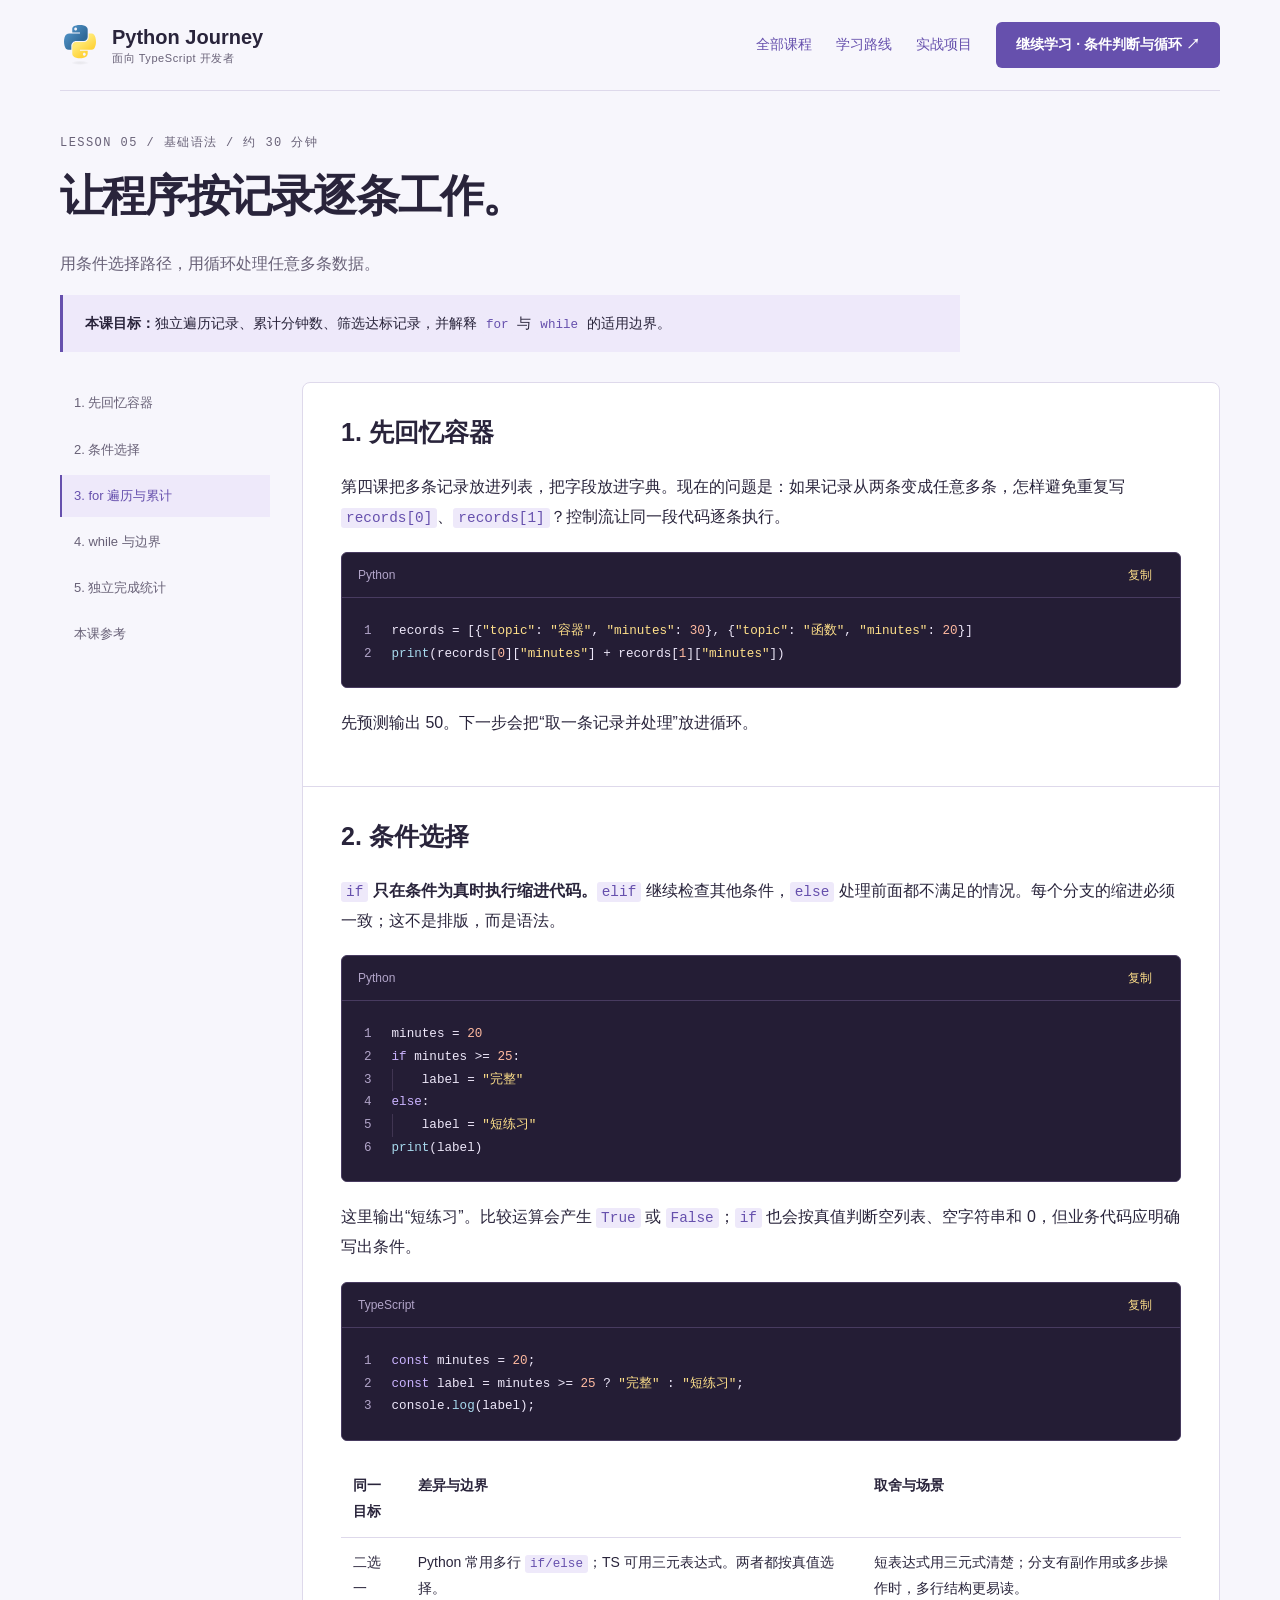
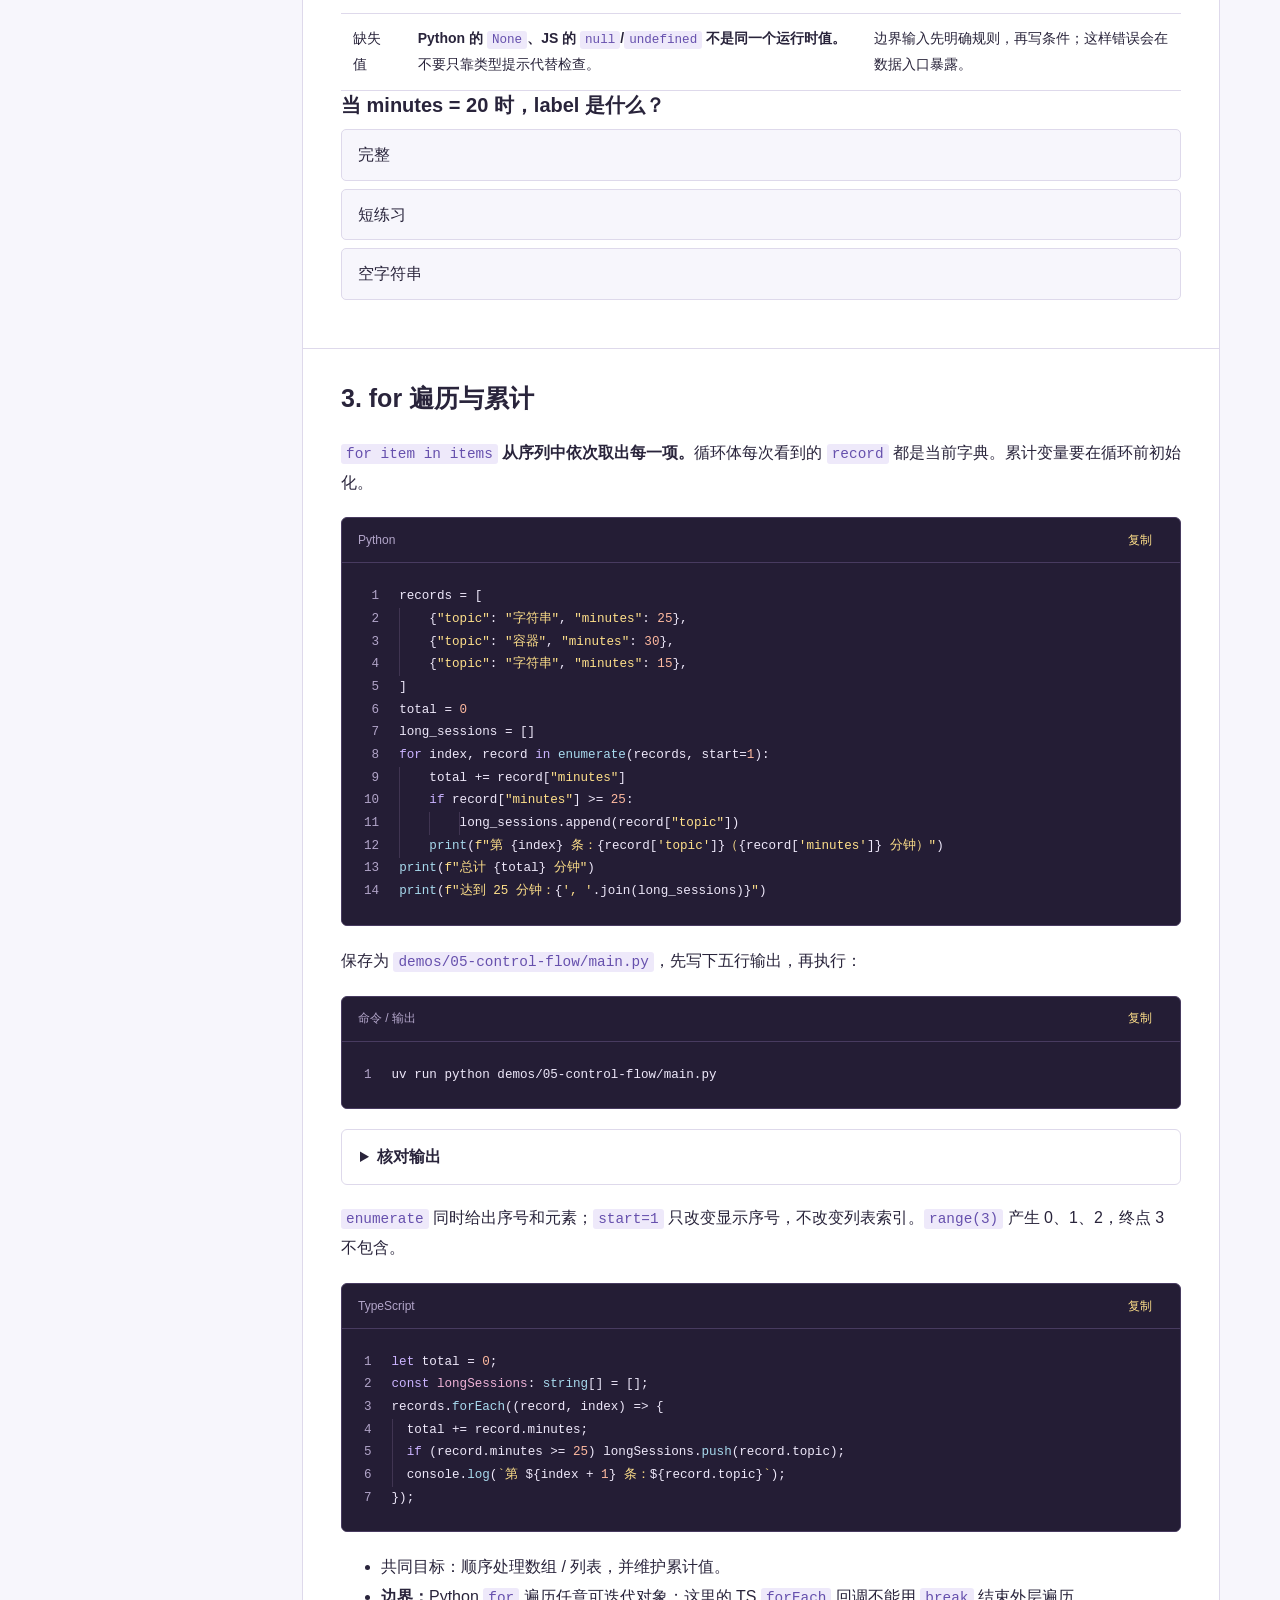
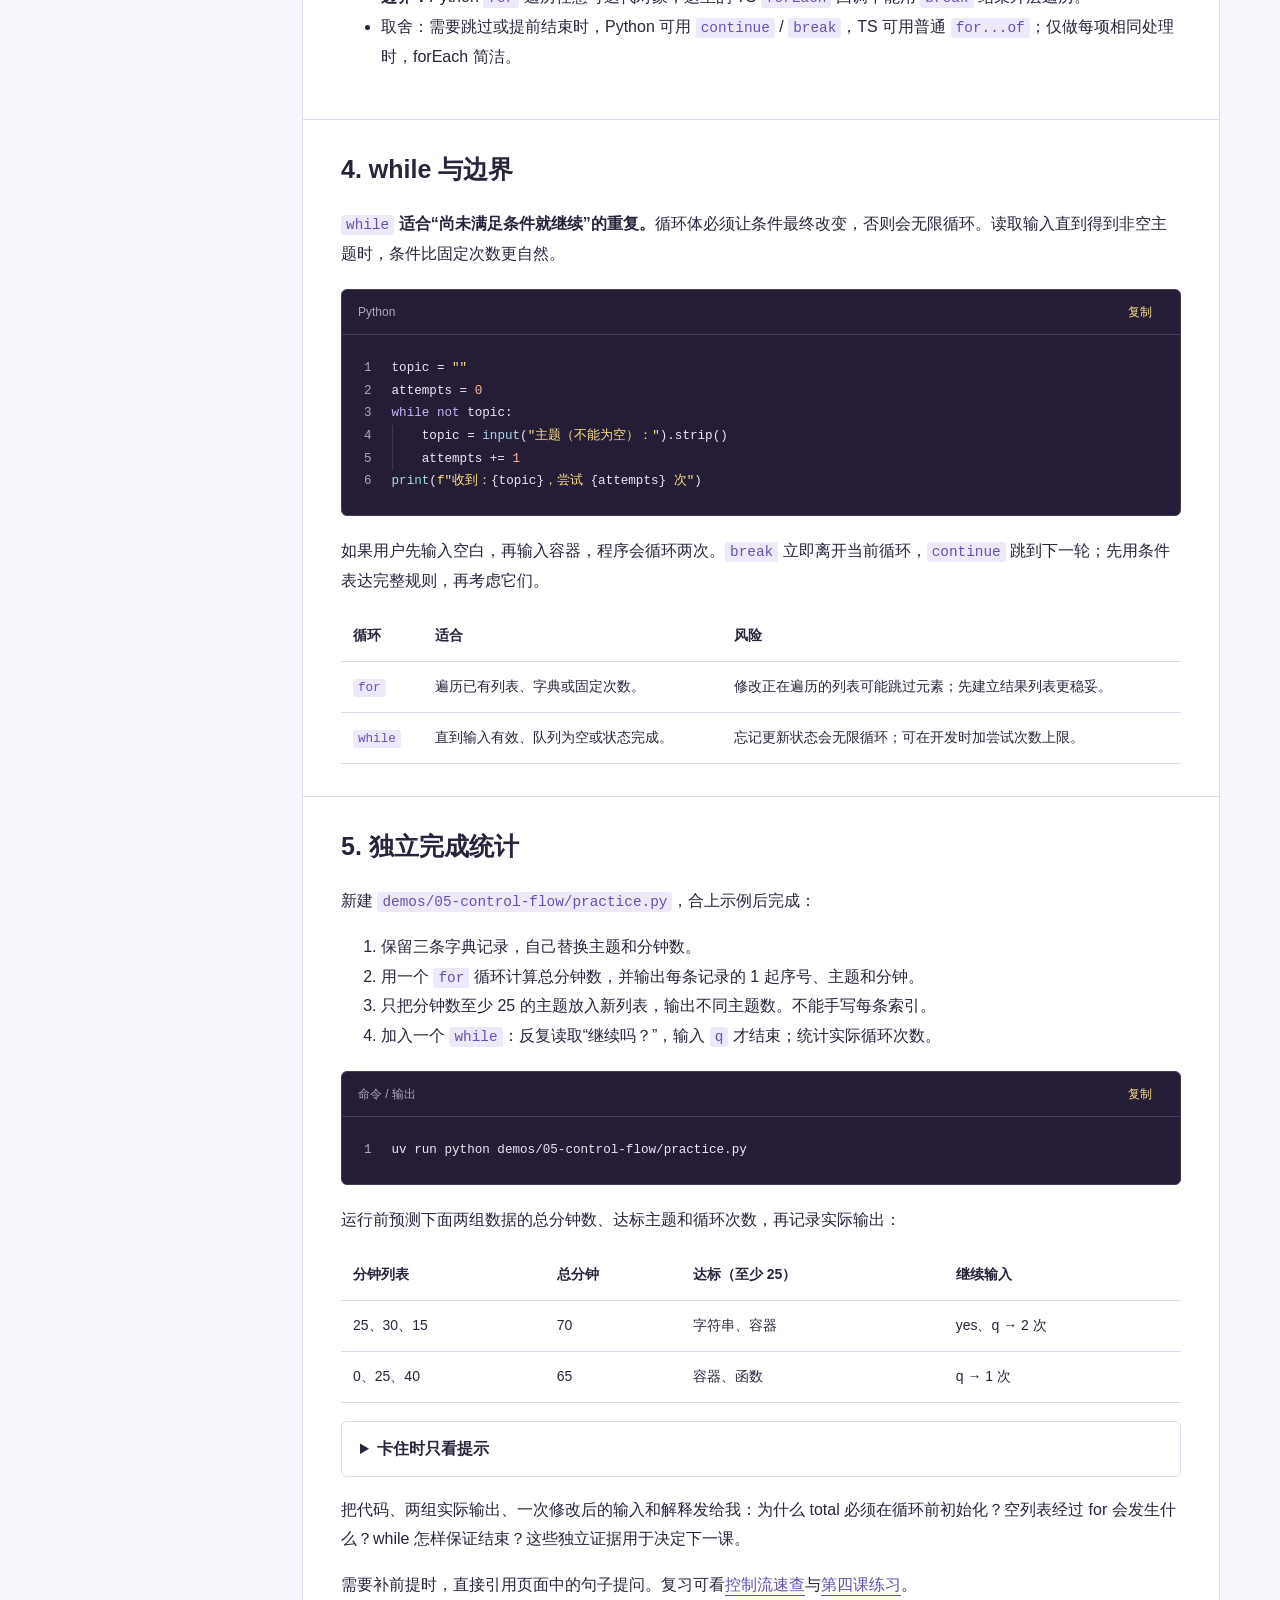
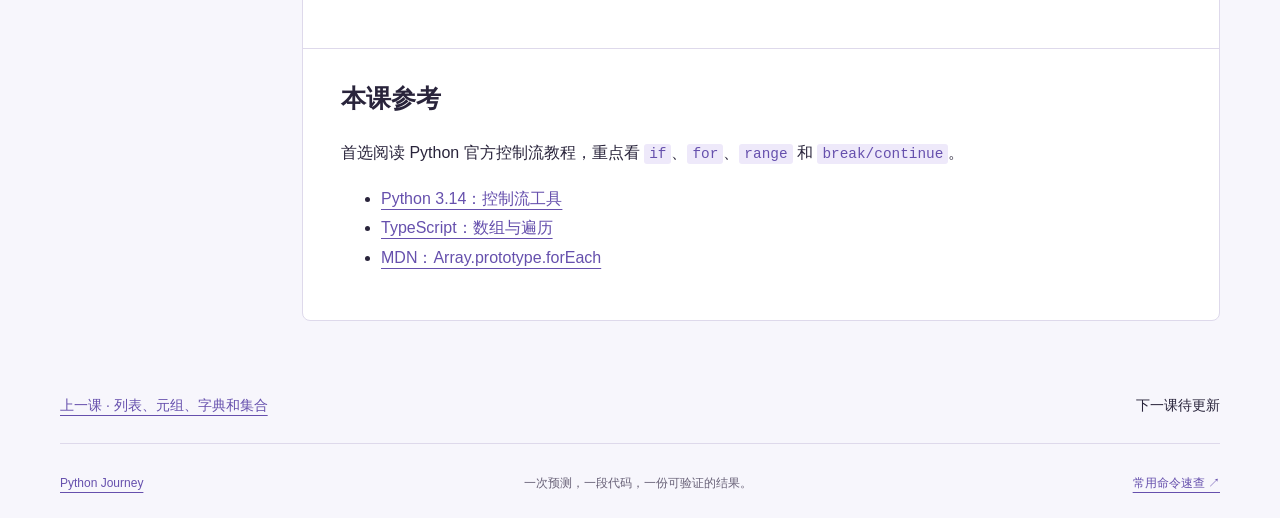
<file: lessons/0005-control-flow.html>
<!doctype html>
<html lang="zh-CN"><head><meta charset="utf-8"><meta name="viewport" content="width=device-width,initial-scale=1"><meta name="description" content="用 Python 的条件判断与循环逐条处理学习记录。"><title>05 · 条件判断与循环 · Python Journey</title><link rel="icon" type="image/svg+xml" href="../assets/python-logo.svg"><link rel="stylesheet" href="../assets/python-theme.css"><script defer src="../assets/courses.js"></script><script defer src="../assets/course-ui.js"></script><script defer src="../assets/vendor/highlight.min.js"></script><script defer src="../assets/highlight-init.js"></script><script defer src="../assets/lesson-reader.js"></script><script defer src="../assets/quiz.js"></script></head>
<body data-lesson="0005" data-course-root="../"><a class="skip-link" href="#content">跳到正文</a><header class="site-header wrap"><nav aria-label="主导航"><a class="brand" href="../index.html" data-home><img src="../assets/python-logo.svg" width="40" height="40" alt=""><span>Python Journey<small>面向 TypeScript 开发者</small></span></a><div class="nav-links"><a href="../courses.html" data-directory>全部课程</a><a href="../index.html#path-title">学习路线</a><a href="../index.html#projects">实战项目</a><a class="nav-start" href="0001-build-and-run.html" data-resume>继续学习 ↗</a></div></nav></header>
<main id="content" class="wrap"><header class="lesson-heading"><p class="eyebrow">LESSON 05 / 基础语法 / 约 30 分钟</p><h1>让程序按记录逐条工作。</h1><p>用条件选择路径，用循环处理任意多条数据。</p><div class="goal"><strong>本课目标：</strong>独立遍历记录、累计分钟数、筛选达标记录，并解释 <code>for</code> 与 <code>while</code> 的适用边界。</div></header><div class="lesson-shell"><aside class="lesson-rail"><nav class="lesson-outline" aria-label="本课目录"><a href="#recall">1. 先回忆容器</a><a href="#if">2. 条件选择</a><a href="#for">3. for 遍历与累计</a><a href="#while">4. while 与边界</a><a href="#exercise">5. 独立完成统计</a><a href="#sources">本课参考</a></nav></aside><article class="lesson-article">
<section class="lesson-section" id="recall"><h2>1. 先回忆容器</h2><p>第四课把多条记录放进列表，把字段放进字典。现在的问题是：如果记录从两条变成任意多条，怎样避免重复写 <code>records[0]</code>、<code>records[1]</code>？控制流让同一段代码逐条执行。</p><pre><code class="language-python">records = [{"topic": "容器", "minutes": 30}, {"topic": "函数", "minutes": 20}]
print(records[0]["minutes"] + records[1]["minutes"])</code></pre><p>先预测输出 50。下一步会把“取一条记录并处理”放进循环。</p></section>
<section class="lesson-section" id="if"><h2>2. 条件选择</h2><p><strong><code>if</code> 只在条件为真时执行缩进代码。</strong><code>elif</code> 继续检查其他条件，<code>else</code> 处理前面都不满足的情况。每个分支的缩进必须一致；这不是排版，而是语法。</p><pre><code class="language-python">minutes = 20
if minutes >= 25:
    label = "完整"
else:
    label = "短练习"
print(label)</code></pre><p>这里输出“短练习”。比较运算会产生 <code>True</code> 或 <code>False</code>；<code>if</code> 也会按真值判断空列表、空字符串和 0，但业务代码应明确写出条件。</p><pre><code class="language-typescript">const minutes = 20;
const label = minutes >= 25 ? "完整" : "短练习";
console.log(label);</code></pre><div class="table-scroll"><table><thead><tr><th>同一目标</th><th>差异与边界</th><th>取舍与场景</th></tr></thead><tbody><tr><td>二选一</td><td>Python 常用多行 <code>if/else</code>；TS 可用三元表达式。两者都按真值选择。</td><td>短表达式用三元式清楚；分支有副作用或多步操作时，多行结构更易读。</td></tr><tr><td>缺失值</td><td><strong>Python 的 <code>None</code>、JS 的 <code>null</code>/<code>undefined</code> 不是同一个运行时值。</strong>不要只靠类型提示代替检查。</td><td>边界输入先明确规则，再写条件；这样错误会在数据入口暴露。</td></tr></tbody></table></div><div data-quiz data-explanation="20 >= 25 为 False，所以执行 else 分支。" data-incorrect="先计算比较表达式，再看哪一个缩进块会执行。"><h3>当 minutes = 20 时，label 是什么？</h3><button type="button">完整</button><button type="button" data-correct="true">短练习</button><button type="button">空字符串</button><p role="status" aria-live="polite"></p></div></section>
<section class="lesson-section" id="for"><h2>3. for 遍历与累计</h2><p><strong><code>for item in items</code> 从序列中依次取出每一项。</strong>循环体每次看到的 <code>record</code> 都是当前字典。累计变量要在循环前初始化。</p><pre><code class="language-python">records = [
    {"topic": "字符串", "minutes": 25},
    {"topic": "容器", "minutes": 30},
    {"topic": "字符串", "minutes": 15},
]
total = 0
long_sessions = []
for index, record in enumerate(records, start=1):
    total += record["minutes"]
    if record["minutes"] >= 25:
        long_sessions.append(record["topic"])
    print(f"第 {index} 条：{record['topic']}（{record['minutes']} 分钟）")
print(f"总计 {total} 分钟")
print(f"达到 25 分钟：{', '.join(long_sessions)}")</code></pre><p>保存为 <code>demos/05-control-flow/main.py</code>，先写下五行输出，再执行：</p><pre><code class="language-plaintext">uv run python demos/05-control-flow/main.py</code></pre><details><summary>核对输出</summary><pre><code class="language-plaintext">第 1 条：字符串（25 分钟）
第 2 条：容器（30 分钟）
第 3 条：字符串（15 分钟）
总计 70 分钟
达到 25 分钟：字符串, 容器</code></pre></details><p><code>enumerate</code> 同时给出序号和元素；<code>start=1</code> 只改变显示序号，不改变列表索引。<code>range(3)</code> 产生 0、1、2，终点 3 不包含。</p><pre><code class="language-typescript">let total = 0;
const longSessions: string[] = [];
records.forEach((record, index) =&gt; {
  total += record.minutes;
  if (record.minutes &gt;= 25) longSessions.push(record.topic);
  console.log(`第 ${index + 1} 条：${record.topic}`);
});</code></pre><ul><li>共同目标：顺序处理数组 / 列表，并维护累计值。</li><li><strong>边界：</strong>Python <code>for</code> 遍历任意可迭代对象；这里的 TS <code>forEach</code> 回调不能用 <code>break</code> 结束外层遍历。</li><li>取舍：需要跳过或提前结束时，Python 可用 <code>continue</code> / <code>break</code>，TS 可用普通 <code>for...of</code>；仅做每项相同处理时，forEach 简洁。</li></ul></section>
<section class="lesson-section" id="while"><h2>4. while 与边界</h2><p><strong><code>while</code> 适合“尚未满足条件就继续”的重复。</strong>循环体必须让条件最终改变，否则会无限循环。读取输入直到得到非空主题时，条件比固定次数更自然。</p><pre><code class="language-python">topic = ""
attempts = 0
while not topic:
    topic = input("主题（不能为空）：").strip()
    attempts += 1
print(f"收到：{topic}，尝试 {attempts} 次")</code></pre><p>如果用户先输入空白，再输入容器，程序会循环两次。<code>break</code> 立即离开当前循环，<code>continue</code> 跳到下一轮；先用条件表达完整规则，再考虑它们。</p><div class="table-scroll"><table><thead><tr><th>循环</th><th>适合</th><th>风险</th></tr></thead><tbody><tr><td><code>for</code></td><td>遍历已有列表、字典或固定次数。</td><td>修改正在遍历的列表可能跳过元素；先建立结果列表更稳妥。</td></tr><tr><td><code>while</code></td><td>直到输入有效、队列为空或状态完成。</td><td>忘记更新状态会无限循环；可在开发时加尝试次数上限。</td></tr></tbody></table></div></section>
<section class="lesson-section" id="exercise"><h2>5. 独立完成统计</h2><p>新建 <code>demos/05-control-flow/practice.py</code>，合上示例后完成：</p><ol><li>保留三条字典记录，自己替换主题和分钟数。</li><li>用一个 <code>for</code> 循环计算总分钟数，并输出每条记录的 1 起序号、主题和分钟。</li><li>只把分钟数至少 25 的主题放入新列表，输出不同主题数。不能手写每条索引。</li><li>加入一个 <code>while</code>：反复读取“继续吗？”，输入 <code>q</code> 才结束；统计实际循环次数。</li></ol><pre><code class="language-plaintext">uv run python demos/05-control-flow/practice.py</code></pre><p>运行前预测下面两组数据的总分钟数、达标主题和循环次数，再记录实际输出：</p><div class="table-scroll"><table><thead><tr><th>分钟列表</th><th>总分钟</th><th>达标（至少 25）</th><th>继续输入</th></tr></thead><tbody><tr><td>25、30、15</td><td>70</td><td>字符串、容器</td><td>yes、q → 2 次</td></tr><tr><td>0、25、40</td><td>65</td><td>容器、函数</td><td>q → 1 次</td></tr></tbody></table></div><details><summary>卡住时只看提示</summary><p>累计变量从 0 开始；筛选列表在循环前写成空列表；序号用 <code>enumerate(records, start=1)</code>。while 的条件应表示“还没有输入 q”。</p></details><p>把代码、两组实际输出、一次修改后的输入和解释发给我：为什么 total 必须在循环前初始化？空列表经过 for 会发生什么？while 怎样保证结束？这些独立证据用于决定下一课。</p><p>需要补前提时，直接引用页面中的句子提问。复习可看<a href="../reference/control-flow.html">控制流速查</a>与<a href="0004-containers.html#exercise">第四课练习</a>。</p></section>
<section class="lesson-section" id="sources"><h2>本课参考</h2><p>首选阅读 Python 官方控制流教程，重点看 <code>if</code>、<code>for</code>、<code>range</code> 和 <code>break/continue</code>。</p><ul><li><a href="https://docs.python.org/3.14/tutorial/controlflow.html">Python 3.14：控制流工具</a></li><li><a href="https://www.typescriptlang.org/docs/handbook/2/everyday-types.html#arrays">TypeScript：数组与遍历</a></li><li><a href="https://developer.mozilla.org/en-US/docs/Web/JavaScript/Reference/Global_Objects/Array/forEach">MDN：Array.prototype.forEach</a></li></ul></section>
</article></div><nav class="lesson-pagination" aria-label="课程翻页" data-lesson-pagination></nav></main><footer class="site-footer wrap"><a href="../index.html">Python Journey</a><p>一次预测，一段代码，一份可验证的结果。</p><a href="../reference/index.html">常用命令速查 ↗</a></footer></body></html>
</file>
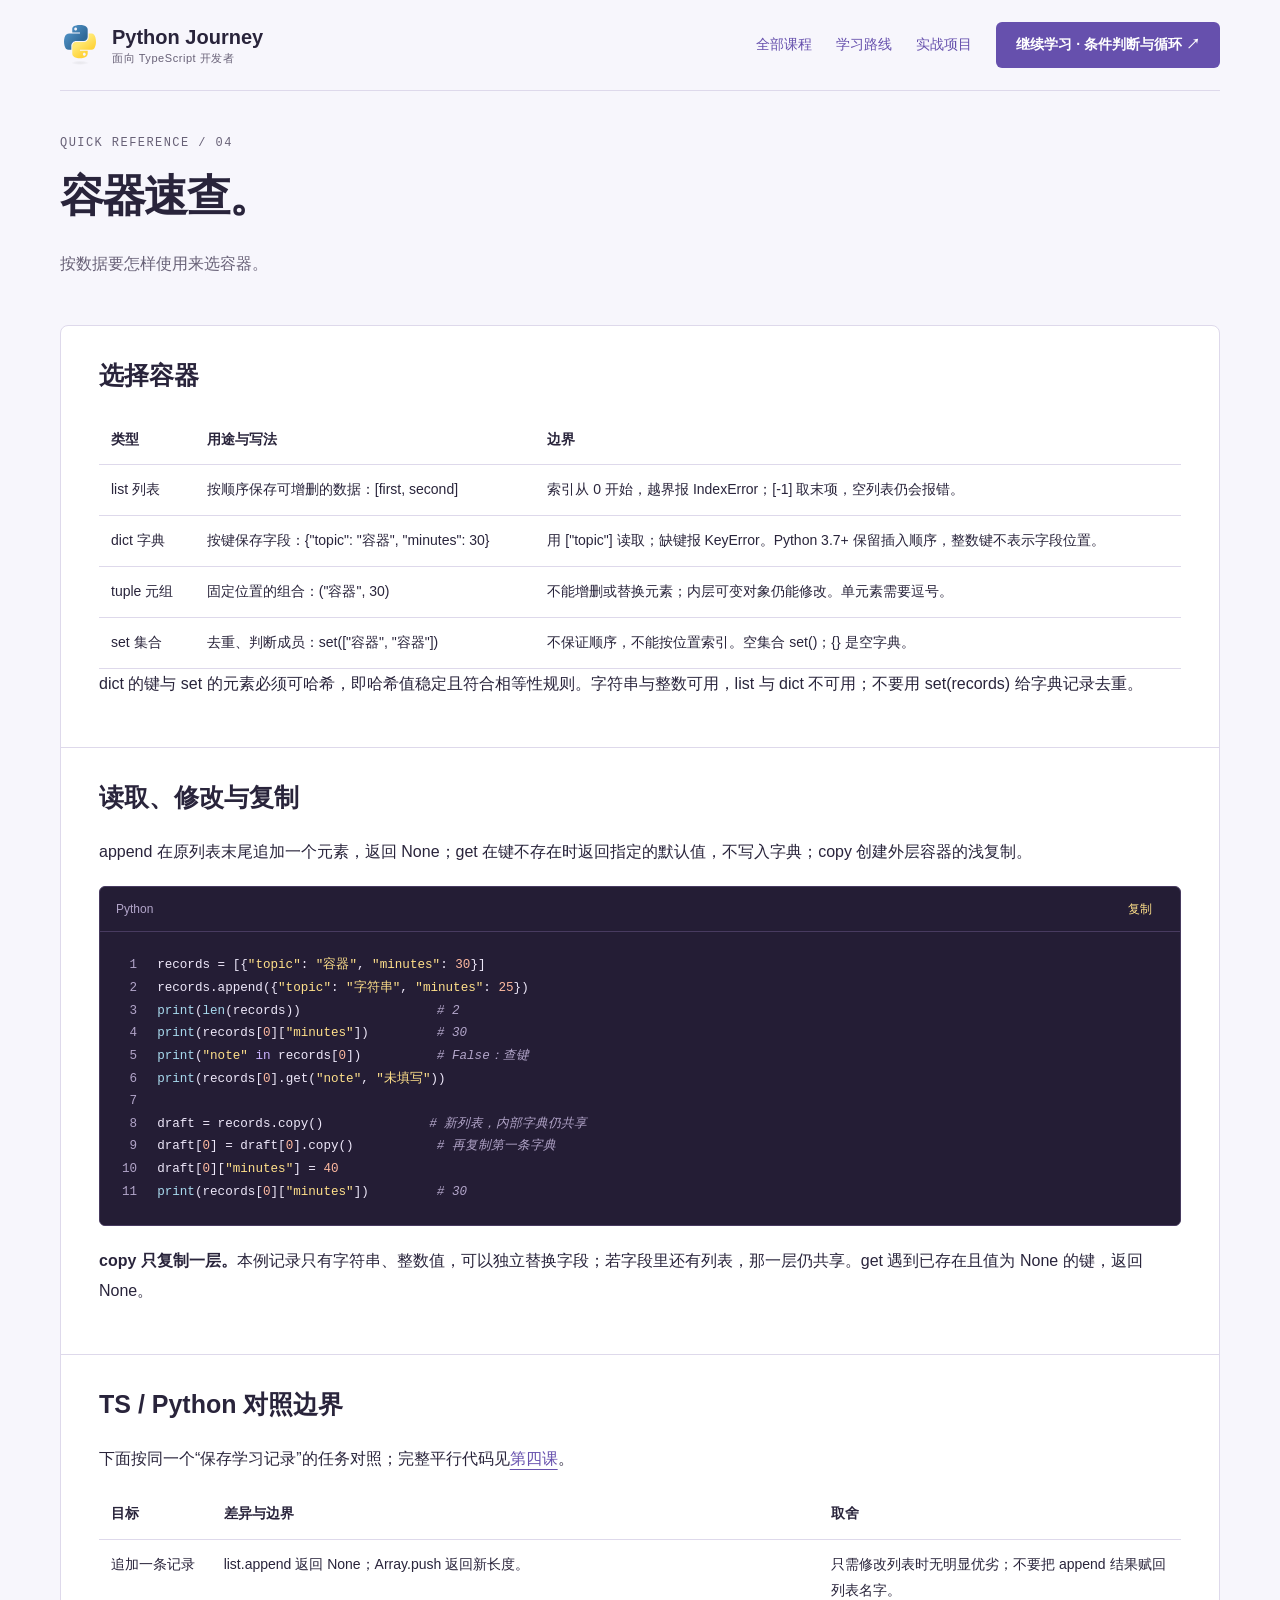
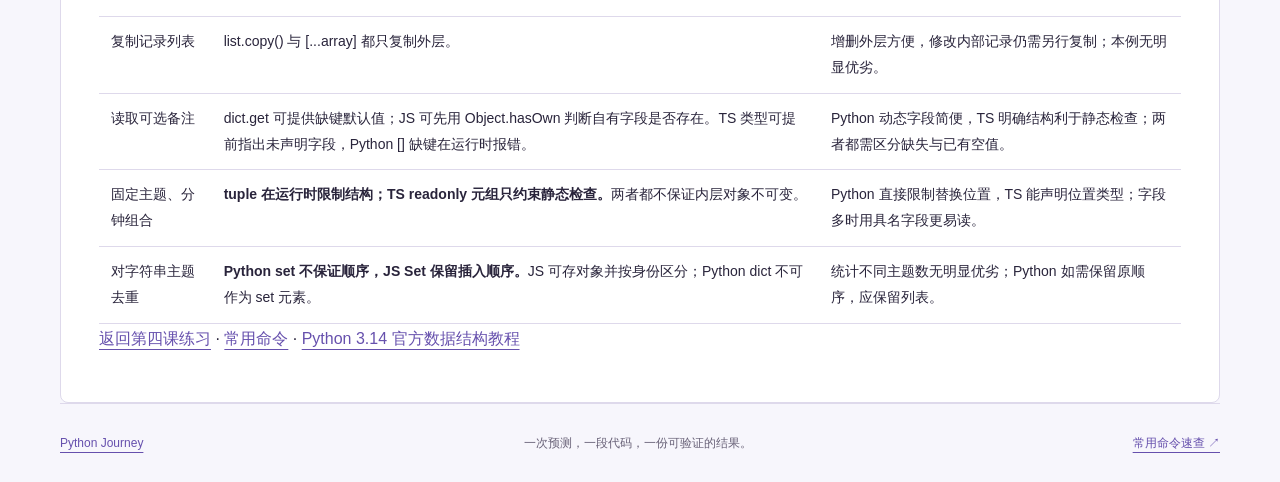
<file: reference/containers.html>
<!doctype html>
<html lang="zh-CN">
<head>
  <meta charset="utf-8" />
  <meta name="viewport" content="width=device-width,initial-scale=1" />
  <meta name="description" content="Python 列表、元组、字典、集合与浅复制速查。" />
  <title>容器速查 · Python Journey</title>
  <link rel="icon" type="image/svg+xml" href="../assets/python-logo.svg" />
  <link rel="stylesheet" href="../assets/python-theme.css" />
  <script defer src="../assets/courses.js"></script>
  <script defer src="../assets/course-ui.js"></script>
  <script defer src="../assets/vendor/highlight.min.js"></script>
  <script defer src="../assets/highlight-init.js"></script>
  <script defer src="../assets/lesson-reader.js"></script>
  <script defer src="../assets/quiz.js"></script>
</head>
<body data-course-root="../">
  <a class="skip-link" href="#content">跳到正文</a>
  <header class="site-header wrap"><nav aria-label="主导航">
    <a class="brand" href="../index.html" data-home><img src="../assets/python-logo.svg" width="40" height="40" alt="" /><span>Python Journey<small>面向 TypeScript 开发者</small></span></a>
    <div class="nav-links"><a href="../courses.html" data-directory>全部课程</a><a href="../index.html#path-title">学习路线</a><a href="../index.html#projects">实战项目</a><a class="nav-start" href="../lessons/0001-build-and-run.html" data-resume>继续学习 ↗</a></div>
  </nav></header>
  <main id="content" class="wrap">
<header class="lesson-heading"><p class="eyebrow">QUICK REFERENCE / 04</p><h1>容器速查。</h1><p>按数据要怎样使用来选容器。</p></header>
<article class="lesson-article">
<section class="lesson-section" id="choose"><h2>选择容器</h2>
<div class="table-scroll"><table><thead><tr><th>类型</th><th>用途与写法</th><th>边界</th></tr></thead><tbody>
<tr><td>list 列表</td><td>按顺序保存可增删的数据：[first, second]</td><td>索引从 0 开始，越界报 IndexError；[-1] 取末项，空列表仍会报错。</td></tr>
<tr><td>dict 字典</td><td>按键保存字段：{"topic": "容器", "minutes": 30}</td><td>用 ["topic"] 读取；缺键报 KeyError。Python 3.7+ 保留插入顺序，整数键不表示字段位置。</td></tr>
<tr><td>tuple 元组</td><td>固定位置的组合：("容器", 30)</td><td>不能增删或替换元素；内层可变对象仍能修改。单元素需要逗号。</td></tr>
<tr><td>set 集合</td><td>去重、判断成员：set(["容器", "容器"])</td><td>不保证顺序，不能按位置索引。空集合 set()；{} 是空字典。</td></tr>
</tbody></table></div>
<p>dict 的键与 set 的元素必须可哈希，即哈希值稳定且符合相等性规则。字符串与整数可用，list 与 dict 不可用；不要用 set(records) 给字典记录去重。</p>
</section>
<section class="lesson-section" id="operations"><h2>读取、修改与复制</h2>
<p>append 在原列表末尾追加一个元素，返回 None；get 在键不存在时返回指定的默认值，不写入字典；copy 创建外层容器的浅复制。</p>
<pre><code class="language-python">records = [{"topic": "容器", "minutes": 30}]
records.append({"topic": "字符串", "minutes": 25})
print(len(records))                  # 2
print(records[0]["minutes"])         # 30
print("note" in records[0])          # False：查键
print(records[0].get("note", "未填写"))

draft = records.copy()              # 新列表，内部字典仍共享
draft[0] = draft[0].copy()           # 再复制第一条字典
draft[0]["minutes"] = 40
print(records[0]["minutes"])         # 30</code></pre>
<p><strong>copy 只复制一层。</strong>本例记录只有字符串、整数值，可以独立替换字段；若字段里还有列表，那一层仍共享。get 遇到已存在且值为 None 的键，返回 None。</p>
</section>
<section class="lesson-section" id="compare"><h2>TS / Python 对照边界</h2>
<p>下面按同一个“保存学习记录”的任务对照；完整平行代码见<a href="../lessons/0004-containers.html#records">第四课</a>。</p>
<div class="table-scroll"><table><thead><tr><th>目标</th><th>差异与边界</th><th>取舍</th></tr></thead><tbody>
<tr><td>追加一条记录</td><td>list.append 返回 None；Array.push 返回新长度。</td><td>只需修改列表时无明显优劣；不要把 append 结果赋回列表名字。</td></tr>
<tr><td>复制记录列表</td><td>list.copy() 与 [...array] 都只复制外层。</td><td>增删外层方便，修改内部记录仍需另行复制；本例无明显优劣。</td></tr>
<tr><td>读取可选备注</td><td>dict.get 可提供缺键默认值；JS 可先用 Object.hasOwn 判断自有字段是否存在。TS 类型可提前指出未声明字段，Python [] 缺键在运行时报错。</td><td>Python 动态字段简便，TS 明确结构利于静态检查；两者都需区分缺失与已有空值。</td></tr>
<tr><td>固定主题、分钟组合</td><td><strong>tuple 在运行时限制结构；TS readonly 元组只约束静态检查。</strong>两者都不保证内层对象不可变。</td><td>Python 直接限制替换位置，TS 能声明位置类型；字段多时用具名字段更易读。</td></tr>
<tr><td>对字符串主题去重</td><td><strong>Python set 不保证顺序，JS Set 保留插入顺序。</strong>JS 可存对象并按身份区分；Python dict 不可作为 set 元素。</td><td>统计不同主题数无明显优劣；Python 如需保留原顺序，应保留列表。</td></tr>
</tbody></table></div>
<p><a href="../lessons/0004-containers.html#exercise">返回第四课练习</a> · <a href="index.html">常用命令</a> · <a href="https://docs.python.org/3.14/tutorial/datastructures.html">Python 3.14 官方数据结构教程</a></p>
</section></article>  </main>
  <footer class="site-footer wrap"><a href="../index.html">Python Journey</a><p>一次预测，一段代码，一份可验证的结果。</p><a href="../reference/index.html">常用命令速查 ↗</a></footer>
</body>
</html>
</file>
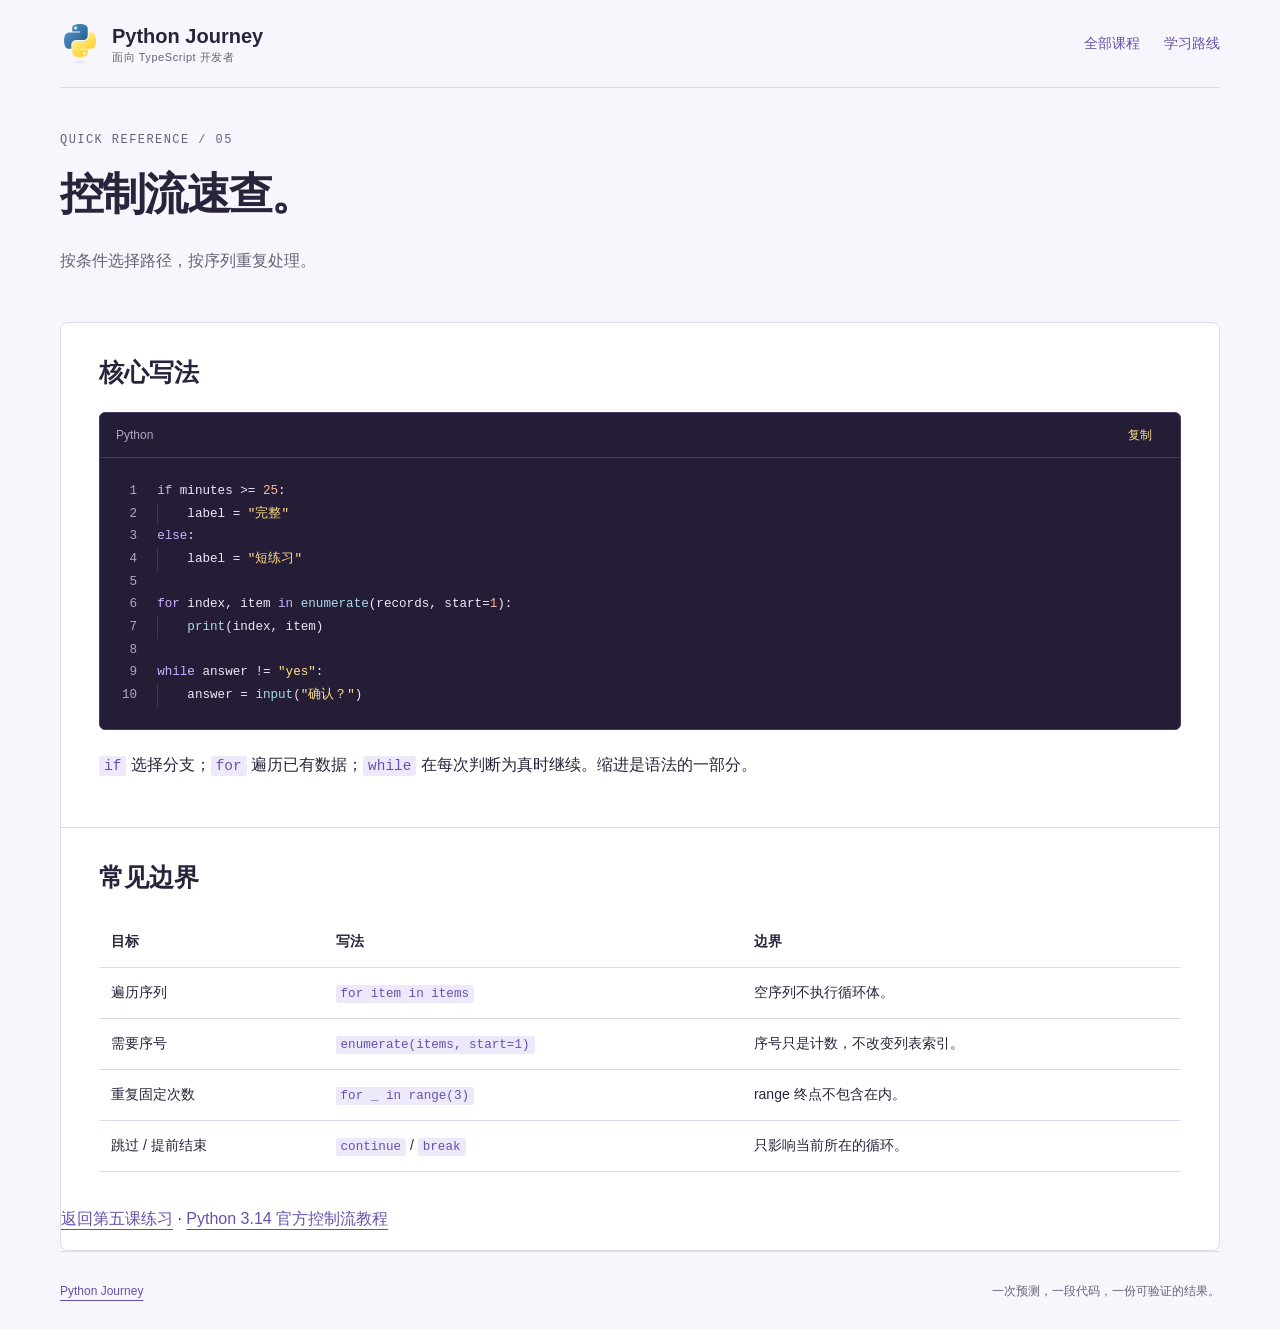
<file: reference/control-flow.html>
<!doctype html>
<html lang="zh-CN"><head><meta charset="utf-8"><meta name="viewport" content="width=device-width,initial-scale=1"><meta name="description" content="Python 条件判断与循环速查。"><title>控制流速查 · Python Journey</title><link rel="icon" type="image/svg+xml" href="../assets/python-logo.svg"><link rel="stylesheet" href="../assets/python-theme.css"><script defer src="../assets/courses.js"></script><script defer src="../assets/course-ui.js"></script><script defer src="../assets/vendor/highlight.min.js"></script><script defer src="../assets/highlight-init.js"></script><script defer src="../assets/lesson-reader.js"></script></head>
<body data-course-root="../"><a class="skip-link" href="#content">跳到正文</a><header class="site-header wrap"><nav aria-label="主导航"><a class="brand" href="../index.html" data-home><img src="../assets/python-logo.svg" width="40" height="40" alt=""><span>Python Journey<small>面向 TypeScript 开发者</small></span></a><div class="nav-links"><a href="../courses.html" data-directory>全部课程</a><a href="../index.html#path-title">学习路线</a></div></nav></header>
<main id="content" class="wrap"><header class="lesson-heading"><p class="eyebrow">QUICK REFERENCE / 05</p><h1>控制流速查。</h1><p>按条件选择路径，按序列重复处理。</p></header><article class="lesson-article"><section class="lesson-section"><h2>核心写法</h2><pre><code class="language-python">if minutes >= 25:
    label = "完整"
else:
    label = "短练习"

for index, item in enumerate(records, start=1):
    print(index, item)

while answer != "yes":
    answer = input("确认？")</code></pre><p><code>if</code> 选择分支；<code>for</code> 遍历已有数据；<code>while</code> 在每次判断为真时继续。缩进是语法的一部分。</p></section><section class="lesson-section"><h2>常见边界</h2><div class="table-scroll"><table><thead><tr><th>目标</th><th>写法</th><th>边界</th></tr></thead><tbody><tr><td>遍历序列</td><td><code>for item in items</code></td><td>空序列不执行循环体。</td></tr><tr><td>需要序号</td><td><code>enumerate(items, start=1)</code></td><td>序号只是计数，不改变列表索引。</td></tr><tr><td>重复固定次数</td><td><code>for _ in range(3)</code></td><td>range 终点不包含在内。</td></tr><tr><td>跳过 / 提前结束</td><td><code>continue</code> / <code>break</code></td><td>只影响当前所在的循环。</td></tr></tbody></table></div></section><p><a href="../lessons/0005-control-flow.html#exercise">返回第五课练习</a> · <a href="https://docs.python.org/3.14/tutorial/controlflow.html">Python 3.14 官方控制流教程</a></p></article></main><footer class="site-footer wrap"><a href="../index.html">Python Journey</a><p>一次预测，一段代码，一份可验证的结果。</p></footer></body></html>
</file>
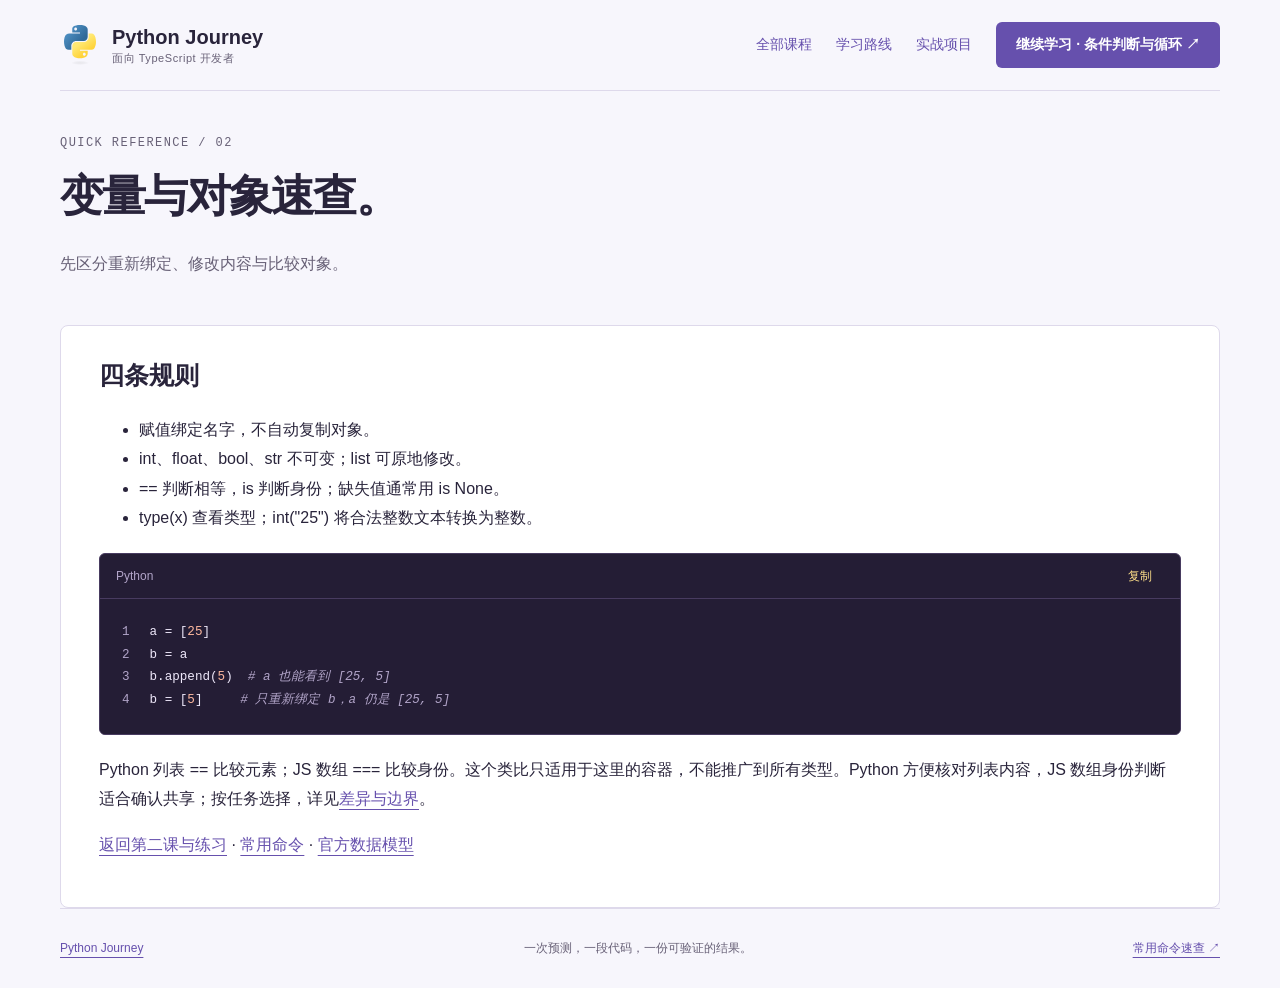
<file: reference/objects-and-types.html>
<!doctype html>
<html lang="zh-CN">
  <head>
    <meta charset="utf-8" />
    <meta name="viewport" content="width=device-width,initial-scale=1" />
    <meta
      name="description"
      content="Python 学习路线：从基础语法到自动化、数据分析与 Web API 实战。"
    />
    <title>变量与对象 · Python Journey</title>
    <link rel="icon" type="image/svg+xml" href="../assets/python-logo.svg" />
    <link rel="stylesheet" href="../assets/python-theme.css" />
    <script defer src="../assets/courses.js"></script>
    <script defer src="../assets/course-ui.js"></script>
    <script defer src="../assets/vendor/highlight.min.js"></script>
    <script defer src="../assets/highlight-init.js"></script>
    <script defer src="../assets/lesson-reader.js"></script>
    <script defer src="../assets/quiz.js"></script>
  </head>
  <body data-course-root="../">
    <a class="skip-link" href="#content">跳到正文</a>
    <header class="site-header wrap">
      <nav aria-label="主导航">
        <a class="brand" href="../index.html" data-home
          ><img
            src="../assets/python-logo.svg"
            width="40"
            height="40"
            alt=""
          /><span>Python Journey<small>面向 TypeScript 开发者</small></span></a
        >
        <div class="nav-links">
          <a href="../courses.html" data-directory>全部课程</a
          ><a href="../index.html#path-title">学习路线</a
          ><a href="../index.html#projects">实战项目</a
          ><a
            class="nav-start"
            href="../lessons/0001-build-and-run.html"
            data-resume
            >从第一课开始 ↗</a
          >
        </div>
      </nav>
    </header>
    <main id="content" class="wrap">
<header class="lesson-heading"><p class="eyebrow">QUICK REFERENCE / 02</p><h1>变量与对象速查。</h1><p>先区分重新绑定、修改内容与比较对象。</p></header><article class="lesson-article"><section class="lesson-section" id="rules"><h2>四条规则</h2><ul><li>赋值绑定名字，不自动复制对象。</li><li>int、float、bool、str 不可变；list 可原地修改。</li><li>== 判断相等，is 判断身份；缺失值通常用 is None。</li><li>type(x) 查看类型；int("25") 将合法整数文本转换为整数。</li></ul><pre><code class="language-python">a = [25]
b = a
b.append(5)  # a 也能看到 [25, 5]
b = [5]     # 只重新绑定 b，a 仍是 [25, 5]</code></pre><p>Python 列表 == 比较元素；JS 数组 === 比较身份。这个类比只适用于这里的容器，不能推广到所有类型。Python 方便核对列表内容，JS 数组身份判断适合确认共享；按任务选择，详见<a href="../lessons/0002-objects-and-types.html#identity">差异与边界</a>。</p><p><a href="../lessons/0002-objects-and-types.html">返回第二课与练习</a> · <a href="index.html">常用命令</a> · <a href="https://docs.python.org/3.14/reference/datamodel.html#objects-values-and-types">官方数据模型</a></p></section></article>    </main>
    <footer class="site-footer wrap">
      <a href="../index.html">Python Journey</a>
      <p>一次预测，一段代码，一份可验证的结果。</p>
      <a href="../reference/index.html">常用命令速查 ↗</a>
    </footer>
  </body>
</html>
</file>
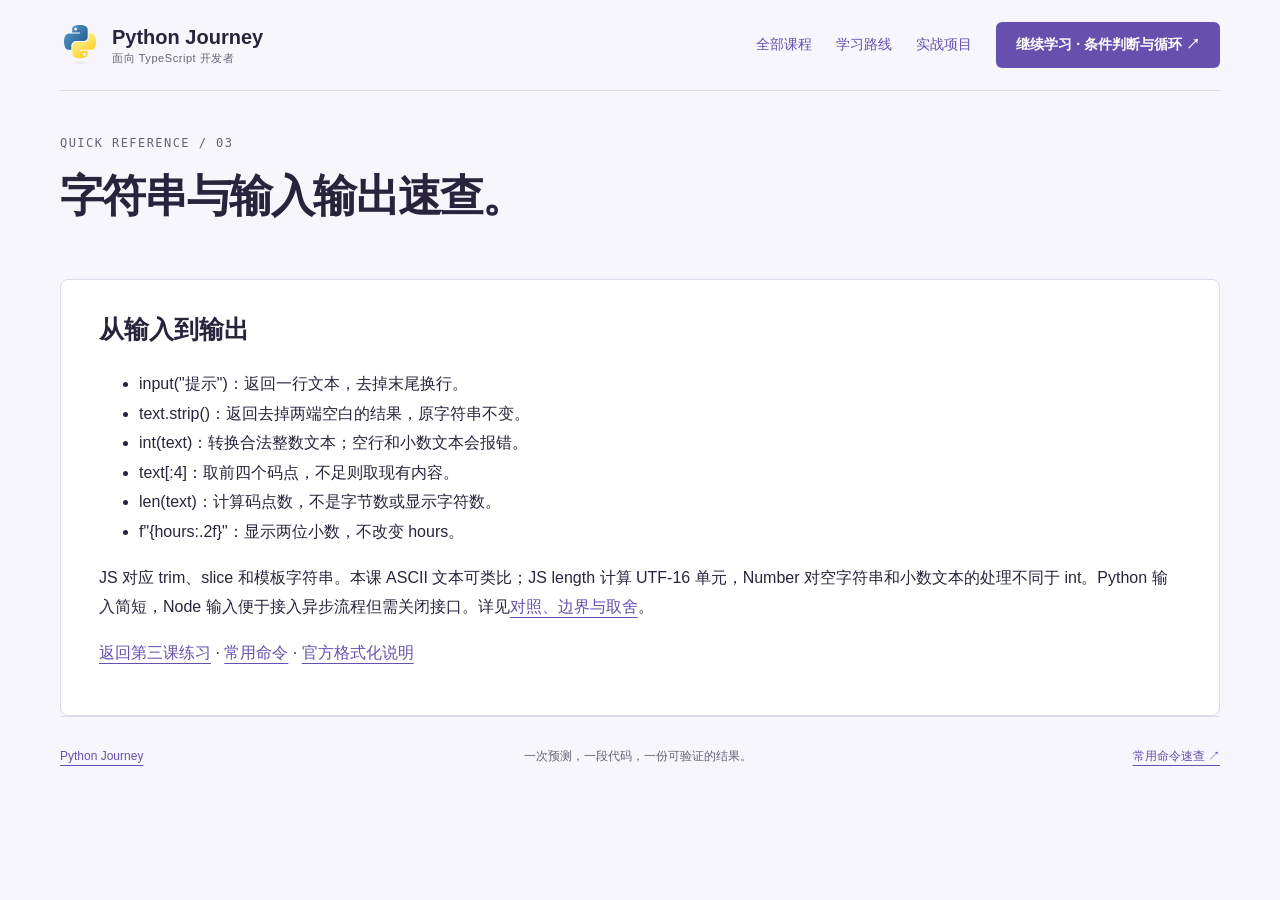
<file: reference/strings-and-input.html>
<!doctype html>
<html lang="zh-CN">
<head>
  <meta charset="utf-8" />
  <meta name="viewport" content="width=device-width,initial-scale=1" />
  <meta name="description" content="用 Python 读取输入、清理字符串并输出学习摘要。" />
  <title>字符串速查 · Python Journey</title>
  <link rel="icon" type="image/svg+xml" href="../assets/python-logo.svg" />
  <link rel="stylesheet" href="../assets/python-theme.css" />
  <script defer src="../assets/courses.js"></script>
  <script defer src="../assets/course-ui.js"></script>
  <script defer src="../assets/vendor/highlight.min.js"></script>
  <script defer src="../assets/highlight-init.js"></script>
  <script defer src="../assets/lesson-reader.js"></script>
  <script defer src="../assets/quiz.js"></script>
</head>
<body data-course-root="../">
  <a class="skip-link" href="#content">跳到正文</a>
  <header class="site-header wrap"><nav aria-label="主导航">
    <a class="brand" href="../index.html" data-home><img src="../assets/python-logo.svg" width="40" height="40" alt="" /><span>Python Journey<small>面向 TypeScript 开发者</small></span></a>
    <div class="nav-links"><a href="../courses.html" data-directory>全部课程</a><a href="../index.html#path-title">学习路线</a><a href="../index.html#projects">实战项目</a><a class="nav-start" href="../lessons/0001-build-and-run.html" data-resume>继续学习 ↗</a></div>
  </nav></header>
  <main id="content" class="wrap">
<header class="lesson-heading"><p class="eyebrow">QUICK REFERENCE / 03</p><h1>字符串与输入输出速查。</h1></header><article class="lesson-article"><section class="lesson-section" id="rules"><h2>从输入到输出</h2><ul><li>input("提示")：返回一行文本，去掉末尾换行。</li><li>text.strip()：返回去掉两端空白的结果，原字符串不变。</li><li>int(text)：转换合法整数文本；空行和小数文本会报错。</li><li>text[:4]：取前四个码点，不足则取现有内容。</li><li>len(text)：计算码点数，不是字节数或显示字符数。</li><li>f"{hours:.2f}"：显示两位小数，不改变 hours。</li></ul><p>JS 对应 trim、slice 和模板字符串。本课 ASCII 文本可类比；JS length 计算 UTF-16 单元，Number 对空字符串和小数文本的处理不同于 int。Python 输入简短，Node 输入便于接入异步流程但需关闭接口。详见<a href="../lessons/0003-strings-and-input.html#summary">对照、边界与取舍</a>。</p><p><a href="../lessons/0003-strings-and-input.html">返回第三课练习</a> · <a href="index.html">常用命令</a> · <a href="https://docs.python.org/3.14/tutorial/inputoutput.html#formatted-string-literals">官方格式化说明</a></p></section></article>  </main>
  <footer class="site-footer wrap"><a href="../index.html">Python Journey</a><p>一次预测，一段代码，一份可验证的结果。</p><a href="../reference/index.html">常用命令速查 ↗</a></footer>
</body>
</html>
</file>
<file: assets/python-theme.css>
:root {
  color-scheme: light;
  --paper: #f7f6fc;
  --surface: #fff;
  --ink: #29243b;
  --muted: #686177;
  --line: #ded9eb;
  --accent: #6650ad;
  --accent-soft: #eee9fa;
  --yellow: #ffe08a;
  --code-bg: #241d35;
  --code-ink: #eee8fa;
  --code-muted: #b2a5c9;
  --code-line: #483b60;
  --mono: "Cascadia Code", Consolas, monospace;
  font-family: "Segoe UI Variable", "Segoe UI", "Microsoft YaHei", sans-serif;
}
@media (prefers-color-scheme: dark) {
  :root {
    color-scheme: dark;
    --paper: #191622;
    --surface: #211d2d;
    --ink: #eee9f7;
    --muted: #b7adc8;
    --line: #41394f;
    --accent: #c4afff;
    --accent-soft: #332944;
  }
}
* {
  box-sizing: border-box;
}
html {
  scroll-behavior: smooth;
  scroll-padding-top: 28px;
}
body {
  margin: 0;
  background: var(--paper);
  color: var(--ink);
  font-size: 16px;
  line-height: 1.85;
}
a {
  color: var(--accent);
  text-underline-offset: 5px;
}
a:hover {
  text-decoration-thickness: 2px;
}
p {
  margin: 0 0 1em;
}
h1,
h2,
h3 {
  line-height: 1.4;
  text-wrap: balance;
}
h1 {
  font-size: clamp(36px, 4.5vw, 60px);
  letter-spacing: -0.04em;
  margin: 12px 0 22px;
}
h2 {
  font-size: 28px;
  margin: 0 0 22px;
}
h3 {
  font-size: 20px;
  margin: 0 0 10px;
}
img {
  max-width: 100%;
}
button,
input,
select {
  font: inherit;
}
button {
  cursor: pointer;
}
:focus-visible {
  outline: 3px solid var(--accent);
  outline-offset: 4px;
}
::selection {
  background: #daccff;
  color: #29243b;
}
.wrap {
  width: min(1160px, calc(100% - 80px));
  margin: auto;
}
.skip-link {
  position: absolute;
  top: -100px;
  left: 16px;
  padding: 10px;
  background: var(--surface);
  z-index: 10;
}
.skip-link:focus {
  top: 10px;
}
.site-header {
  border-bottom: 1px solid var(--line);
}
nav {
  display: flex;
  align-items: center;
  justify-content: space-between;
  gap: 24px;
  padding: 22px 0;
}
.brand {
  display: flex;
  align-items: center;
  gap: 12px;
  text-decoration: none;
  color: var(--ink);
  font-size: 20px;
  font-weight: 650;
  line-height: 1.4;
}
.brand small {
  display: block;
  font-weight: 400;
  font-size: 11px;
  color: var(--muted);
  letter-spacing: 0.05em;
}
.brand img {
  object-fit: contain;
  flex-shrink: 0;
}
.nav-links {
  display: flex;
  align-items: center;
  gap: 24px;
  font-size: 14px;
}
.nav-links a {
  text-decoration: none;
}
.nav-start,
.button {
  display: inline-flex;
  align-items: center;
  justify-content: center;
  min-height: 46px;
  padding: 10px 20px;
  border-radius: 6px;
  background: var(--accent);
  color: var(--surface);
  text-decoration: none;
  font-size: 14px;
  font-weight: 600;
}
.button.secondary {
  background: transparent;
  color: var(--accent);
  border: 1px solid var(--line);
}
.eyebrow {
  font: 12px/1.7 var(--mono);
  letter-spacing: 0.12em;
  color: var(--accent);
}
.hero {
  display: grid;
  grid-template-columns: minmax(0, 1fr) minmax(0, 1fr);
  align-items: center;
  gap: 64px;
  padding: 72px 0 60px;
}
.hero h1 span {
  color: var(--accent);
}
.text-link {
  align-self: center;
  padding-block: 10px;
  font-size: 14px;
}
.code-study {
  margin: 0;
  min-width: 0;
}
.code-study figcaption {
  margin-top: 18px;
  color: var(--muted);
  font-size: 12px;
  line-height: 1.8;
}
.code-transition {
  padding: 10px 24px;
  background: #30263e;
  color: var(--yellow);
  border-block: 1px solid var(--code-line);
  font-size: 12px;
}
.code-transition span {
  margin-right: 8px;
}
.learning-principle {
  display: flex;
  justify-content: space-between;
  flex-wrap: wrap;
  gap: 12px 28px;
  padding: 20px 24px;
  background: var(--accent-soft);
  border-left: 3px solid var(--accent);
  margin-bottom: 40px;
  font-size: 13px;
}
.learning-principle p {
  margin: 0;
}
.learning-principle .eyebrow {
  margin-right: 18px;
}
.course-section {
  display: grid;
  grid-template-columns: minmax(0, 0.8fr) minmax(0, 1.2fr);
  gap: 64px;
}
.section-intro > p:not(.eyebrow) {
  color: var(--muted);
  font-size: 14px;
}
.section-intro > a {
  font-size: 14px;
}
.lesson-feature {
  padding: 30px;
  border: 1px solid var(--line);
  border-top: 3px solid var(--accent);
  border-radius: 6px;
  background: var(--surface);
}
.lesson-meta {
  font: 12px/1.8 var(--mono);
  color: var(--muted);
  margin-bottom: 18px;
}
.lesson-feature h3 {
  font-size: 25px;
}
.lesson-feature h3 a {
  color: var(--ink);
  text-decoration: none;
}
.lesson-feature h3 a:hover {
  color: var(--accent);
}
.lesson-feature > p {
  color: var(--muted);
  font-size: 14px;
}
.lesson-question {
  padding: 16px 18px;
  margin: 22px 0;
  background: var(--accent-soft);
  border-radius: 4px;
}
.lesson-question p {
  margin: 8px 0 0;
  font-size: 14px;
}
.lesson-bottom {
  display: flex;
  align-items: center;
  justify-content: space-between;
  flex-wrap: wrap;
  gap: 16px;
}
.lesson-bottom > span {
  color: var(--muted);
  font-size: 12px;
}
.migration-table {
  table-layout: fixed;
}
.migration-table th {
  font-weight: 600;
  color: var(--accent);
  background: var(--accent-soft);
}
.migration-table th:last-child {
  width: 40%;
}
.migration-table td {
  padding-block: 18px;
  overflow-wrap: anywhere;
}
.hero .intro {
  font-size: 17px;
  max-width: 35em;
  color: var(--muted);
}
.actions {
  display: flex;
  gap: 12px;
  flex-wrap: wrap;
  margin-top: 28px;
}
.hero-note {
  margin-top: 18px;
  font-size: 12px;
  color: var(--muted);
}
.notebook {
  background: var(--code-bg);
  color: var(--code-ink);
  border: 1px solid var(--code-line);
  border-radius: 10px;
  overflow: hidden;
  box-shadow: 12px 12px 0 var(--accent-soft);
}
.notebook-header {
  display: flex;
  justify-content: space-between;
  padding: 15px 22px;
  border-bottom: 1px solid var(--code-line);
  font: 12px var(--mono);
  color: var(--code-muted);
}
.notebook-header span:last-child {
  color: var(--yellow);
}
.notebook pre {
  padding: 24px;
  margin: 0;
}
.output {
  padding: 16px 24px;
  background: #30263e;
  border-top: 1px solid var(--code-line);
  font: 13px/1.8 var(--mono);
}
.output span {
  color: var(--yellow);
}
.section {
  padding: 48px 0;
  border-top: 1px solid var(--line);
}
.section-head {
  display: flex;
  justify-content: space-between;
  align-items: baseline;
  gap: 24px;
}
.section-head p {
  color: var(--muted);
  font-size: 14px;
}
.path {
  padding: 0;
  margin: 0;
  list-style: none;
}
.path li {
  display: grid;
  grid-template-columns: 62px 1fr 1fr;
  gap: 24px;
  padding: 22px 0;
  border-top: 1px solid var(--line);
}
.path .number {
  font: 20px var(--mono);
  color: var(--accent);
  padding-top: 5px;
}
.path h3 {
  font-size: 18px;
}
.path p {
  margin: 0;
  font-size: 14px;
  color: var(--muted);
}
.path .evidence {
  font-size: 13px;
  padding-left: 20px;
  border-left: 2px solid var(--accent-soft);
}
.project-grid {
  display: grid;
  grid-template-columns: repeat(3, minmax(0, 1fr));
  gap: 20px;
}
.project {
  background: var(--surface);
  border: 1px solid var(--line);
  border-radius: 8px;
  padding: 26px;
}
.project .tag {
  display: inline-block;
  font: 11px var(--mono);
  background: var(--accent-soft);
  color: var(--accent);
  padding: 5px 8px;
  margin-bottom: 18px;
}
.project p {
  font-size: 14px;
  color: var(--muted);
}
.project ul {
  padding-left: 20px;
  font-size: 13px;
}
.method {
  display: grid;
  grid-template-columns: 1fr 1.4fr;
  gap: 64px;
}
.method ol {
  margin: 0;
  padding-left: 22px;
}
.method li {
  margin-bottom: 10px;
}
.resources {
  display: flex;
  gap: 24px;
  flex-wrap: wrap;
}
.site-footer {
  display: flex;
  justify-content: space-between;
  gap: 20px;
  padding: 28px 0;
  border-top: 1px solid var(--line);
  font-size: 12px;
  color: var(--muted);
}
.site-footer p {
  margin: 0;
}
code {
  font: 0.9em/1.8 var(--mono);
}
:not(pre) > code {
  background: var(--accent-soft);
  color: var(--accent);
  padding: 2px 5px;
  border-radius: 3px;
}
pre {
  overflow: auto;
  max-width: 100%;
  background: var(--code-bg);
  color: var(--code-ink);
  padding: 22px;
  border-radius: 6px;
  font-size: 14px;
  tab-size: 4;
}
pre code.hljs {
  padding: 0;
  background: transparent;
  color: inherit;
}
.hljs-keyword,
.hljs-literal {
  color: #cbb4ff;
}
.hljs-string,
.hljs-regexp {
  color: #ffe08a;
}
.hljs-number {
  color: #ffbaa0;
}
.hljs-title,
.hljs-built_in {
  color: #a8daee;
}
.hljs-comment {
  color: #b2a5c9;
  font-style: italic;
}
.hljs-params,
.hljs-subst {
  color: #eee8fa;
}
.hljs-meta,
.hljs-attr {
  color: #efb3d7;
}
.lesson-heading {
  padding: 42px 0 30px;
  max-width: 900px;
}
.lesson-heading h1 {
  font-size: 44px;
}
.lesson-heading p {
  color: var(--muted);
}
.goal {
  background: var(--accent-soft);
  padding: 16px 22px;
  border-left: 3px solid var(--accent);
  font-size: 14px;
}
.lesson-shell {
  display: grid;
  grid-template-columns: 210px minmax(0, 1fr);
  gap: 32px;
  align-items: start;
  margin-bottom: 48px;
}
.lesson-rail {
  position: sticky;
  top: 24px;
}
.lesson-outline a {
  display: block;
  text-decoration: none;
  padding: 9px 12px;
  border-left: 2px solid transparent;
  color: var(--muted);
  font-size: 13px;
}
.lesson-outline a[aria-current] {
  border-left-color: var(--accent);
  background: var(--accent-soft);
  color: var(--accent);
}
.lesson-article {
  background: var(--surface);
  border: 1px solid var(--line);
  border-radius: 8px;
  min-width: 0;
}
.lesson-section {
  padding: 32px 38px;
  scroll-margin-top: 24px;
}
.lesson-section + .lesson-section {
  border-top: 1px solid var(--line);
}
.lesson-section h2 {
  font-size: 25px;
}
.lesson-section p,
.lesson-section li {
  font-size: 16px;
}
.note {
  font-size: 13px !important;
  color: var(--muted);
}
details {
  border: 1px solid var(--line);
  border-radius: 6px;
  padding: 12px 18px;
  margin: 18px 0;
}
summary {
  cursor: pointer;
  min-height: 30px;
  font-weight: 600;
}
details[open] summary {
  margin-bottom: 14px;
}
.reader-code {
  margin: 20px 0;
  border: 1px solid var(--code-line);
  background: var(--code-bg);
  border-radius: 6px;
  overflow: hidden;
}
.reader-code__bar {
  display: flex;
  justify-content: space-between;
  align-items: center;
  padding: 0 16px;
  border-bottom: 1px solid var(--code-line);
  color: var(--code-muted);
  font-size: 12px;
}
.reader-code__bar button {
  background: transparent;
  color: var(--yellow);
  border: 0;
  min-height: 44px;
  padding: 8px 12px;
}
.reader-code pre {
  margin: 0;
  border-radius: 0;
  line-height: 1.8;
}
.reader-code--numbered {
  display: flex;
  gap: 20px;
}
.reader-line-numbers {
  color: var(--code-muted);
  font: 0.9em/1.8 var(--mono);
  text-align: right;
  user-select: none;
  flex-shrink: 0;
}
.reader-line-numbers:before {
  content: attr(data-lines);
  white-space: pre;
}
.reader-code code {
  display: block;
  position: relative;
}
.reader-indent-guide {
  position: absolute;
  height: 1.8em;
  left: 0;
  pointer-events: none;
  background: repeating-linear-gradient(
    to right,
    #77648b55 0 1px,
    transparent 1px var(--indent-step)
  );
}
.reader-copy-feedback {
  display: block;
  color: var(--yellow);
  font-size: 12px;
  padding: 0 16px 8px;
}
.reader-copy-feedback:empty {
  display: none;
}
[data-quiz] button {
  display: block;
  width: 100%;
  text-align: left;
  min-height: 46px;
  background: var(--paper);
  color: var(--ink);
  border: 1px solid var(--line);
  border-radius: 5px;
  padding: 10px 16px;
  margin: 8px 0;
}
[data-quiz] button[data-state="correct"] {
  border-color: #4f9663;
}
[data-quiz] button[data-state="wrong"] {
  border-color: #ca6879;
}
[data-quiz] [role="status"] {
  margin-top: 16px;
}
.lesson-pagination {
  display: flex;
  justify-content: space-between;
  gap: 20px;
  padding: 24px 0;
  font-size: 14px;
}
.table-scroll {
  overflow: auto;
}
table {
  border-collapse: collapse;
  width: 100%;
  font-size: 14px;
}
th,
td {
  text-align: left;
  border-bottom: 1px solid var(--line);
  padding: 12px;
  vertical-align: top;
}
[hidden] {
  display: none !important;
}
@media (max-width: 850px) {
  .wrap {
    width: calc(100% - 40px);
  }
  .hero {
    gap: 32px;
    grid-template-columns: 1fr;
    padding: 40px 0;
  }
  .course-section {
    grid-template-columns: minmax(0, 1fr);
    gap: 24px;
  }
  .lesson-feature {
    padding: 22px;
  }
  .migration-table {
    min-width: 640px;
  }
  .notebook pre {
    padding: 18px;
    font-size: 12px;
  }
  .nav-links {
    flex-wrap: wrap;
  }
  .notebook {
    transform: none;
  }
  .project-grid {
    grid-template-columns: 1fr;
  }
  .project {
    padding: 22px;
  }
  .method {
    grid-template-columns: 1fr;
    gap: 20px;
  }
  .nav-links {
    gap: 14px;
  }
  nav {
    flex-wrap: wrap;
  }
  .lesson-shell {
    grid-template-columns: 1fr;
  }
  .lesson-rail {
    position: static;
  }
  .lesson-outline {
    display: flex;
    flex-wrap: wrap;
  }
  .lesson-section {
    padding: 26px 22px;
  }
  .path li {
    grid-template-columns: 38px 1fr;
    gap: 12px;
  }
  .path .evidence {
    grid-column: 2;
  }
  .section-head {
    display: block;
  }
  .site-footer {
    flex-wrap: wrap;
  }
  .lesson-heading h1 {
    font-size: 34px;
  }
}
.lesson-outline {
  display: block;
  padding: 0;
}
.lesson-outline a {
  margin-bottom: 4px;
}
@media (max-width: 850px) {
  .lesson-outline {
    display: flex;
    padding: 0;
    gap: 4px;
  }
}
@media (prefers-reduced-motion: reduce) {
  html {
    scroll-behavior: auto;
  }
}
@media print {
  .lesson-rail,
  .nav-links,
  .reader-code__bar button {
    display: none;
  }
  .lesson-shell {
    display: block;
  }
  .wrap {
    width: 100%;
  }
  .lesson-article {
    border: 0;
  }
}
</file>
<file: assets/catalog.css>
/* The directory shares the homepage's paper, ink and Python tokens. */
.site-header {
  position: sticky;
  top: 0;
  z-index: 5;
  background: var(--paper);
}
.nav-links [aria-current="page"] {
  color: var(--accent);
  text-decoration: underline;
  text-underline-offset: 8px;
}
.catalog-main {
  padding-bottom: 32px;
}
.catalog-heading {
  display: flex;
  justify-content: space-between;
  align-items: center;
  gap: 32px;
  padding: 52px 0 38px;
}
.catalog-heading h1 {
  margin: 15px 0;
  font-size: clamp(30px, 3.2vw, 44px);
}
.catalog-heading p,
.catalog-note p {
  color: var(--muted);
  font-size: 13px;
}
.catalog-note {
  border-left: 2px solid var(--accent);
  padding-left: 26px;
}
.catalog-note strong {
  font-size: 22px;
  font-weight: 600;
}
.catalog-note strong span {
  font-family: var(--mono);
  color: var(--accent);
}
.catalog-note p {
  margin-block: 8px;
}
.catalog-filters {
  display: grid;
  grid-template-columns: minmax(180px, 2fr) minmax(150px, 1fr) minmax(
      120px,
      0.75fr
    ) auto;
  align-items: end;
  gap: 16px;
  padding: 24px;
  background: var(--accent-soft);
  border-radius: 4px;
}
.catalog-filters label {
  display: block;
  font-size: 12px;
  margin-bottom: 8px;
}
.catalog-filters input,
.catalog-filters select,
.catalog-filters button {
  font: inherit;
  font-size: 13px;
  min-height: 46px;
  width: 100%;
  color: var(--ink);
  background: var(--surface);
  border: 1px solid var(--line);
  border-radius: 3px;
  padding: 10px 12px;
}
.catalog-filters button {
  cursor: pointer;
  background: transparent;
  border-color: var(--muted);
}
.catalog-filters button:hover {
  color: var(--accent);
  border-color: var(--accent);
}
.catalog-count {
  padding: 20px 0 6px;
  color: var(--muted);
  font-size: 12px;
}
.catalog-phase {
  margin-top: 26px;
}
.catalog-phase h2 {
  font-size: 17px;
  border-bottom: 2px solid var(--ink);
  padding-bottom: 12px;
}
.catalog-list {
  padding: 0;
  margin: 0;
  list-style: none;
}
.catalog-row {
  display: grid;
  grid-template-columns: 62px minmax(0, 1fr) auto;
  gap: 20px;
  align-items: center;
  padding: 22px 8px;
  border-bottom: 1px solid var(--line);
}
.catalog-number {
  font: 13px var(--mono);
  color: var(--muted);
}
.catalog-row h3 {
  font-size: 17px;
}
.catalog-row h3 a {
  text-decoration: none;
  display: inline-block;
  padding-block: 6px;
  color: var(--accent);
}
.catalog-row h3 a:hover {
  text-decoration: underline;
}
.catalog-row p {
  font-size: 12px;
  color: var(--muted);
  margin-top: 4px;
}
.catalog-status {
  font-size: 11px;
  color: var(--muted);
  white-space: nowrap;
}
.catalog-status.is-open {
  color: var(--accent);
}
.catalog-empty {
  padding: 50px 0;
}
.catalog-empty p,
.catalog-footnote {
  color: var(--muted);
  font-size: 12px;
}
.catalog-footnote {
  padding-top: 30px;
}
[hidden] {
  display: none !important;
}
@media (max-width: 767px) {
  .catalog-heading {
    display: block;
    padding-top: 32px;
  }
  .catalog-note {
    margin-top: 26px;
    padding-left: 18px;
  }
  .catalog-filters {
    grid-template-columns: minmax(0, 1fr) minmax(0, 1fr);
    gap: 12px;
    padding: 16px;
  }
  .search-field {
    grid-column: 1 / -1;
  }
  .catalog-filters button {
    grid-column: 1 / -1;
  }
  .catalog-row {
    grid-template-columns: 38px minmax(0, 1fr);
    gap: 8px 12px;
  }
  .catalog-status {
    grid-column: 2;
  }
}
</file>
